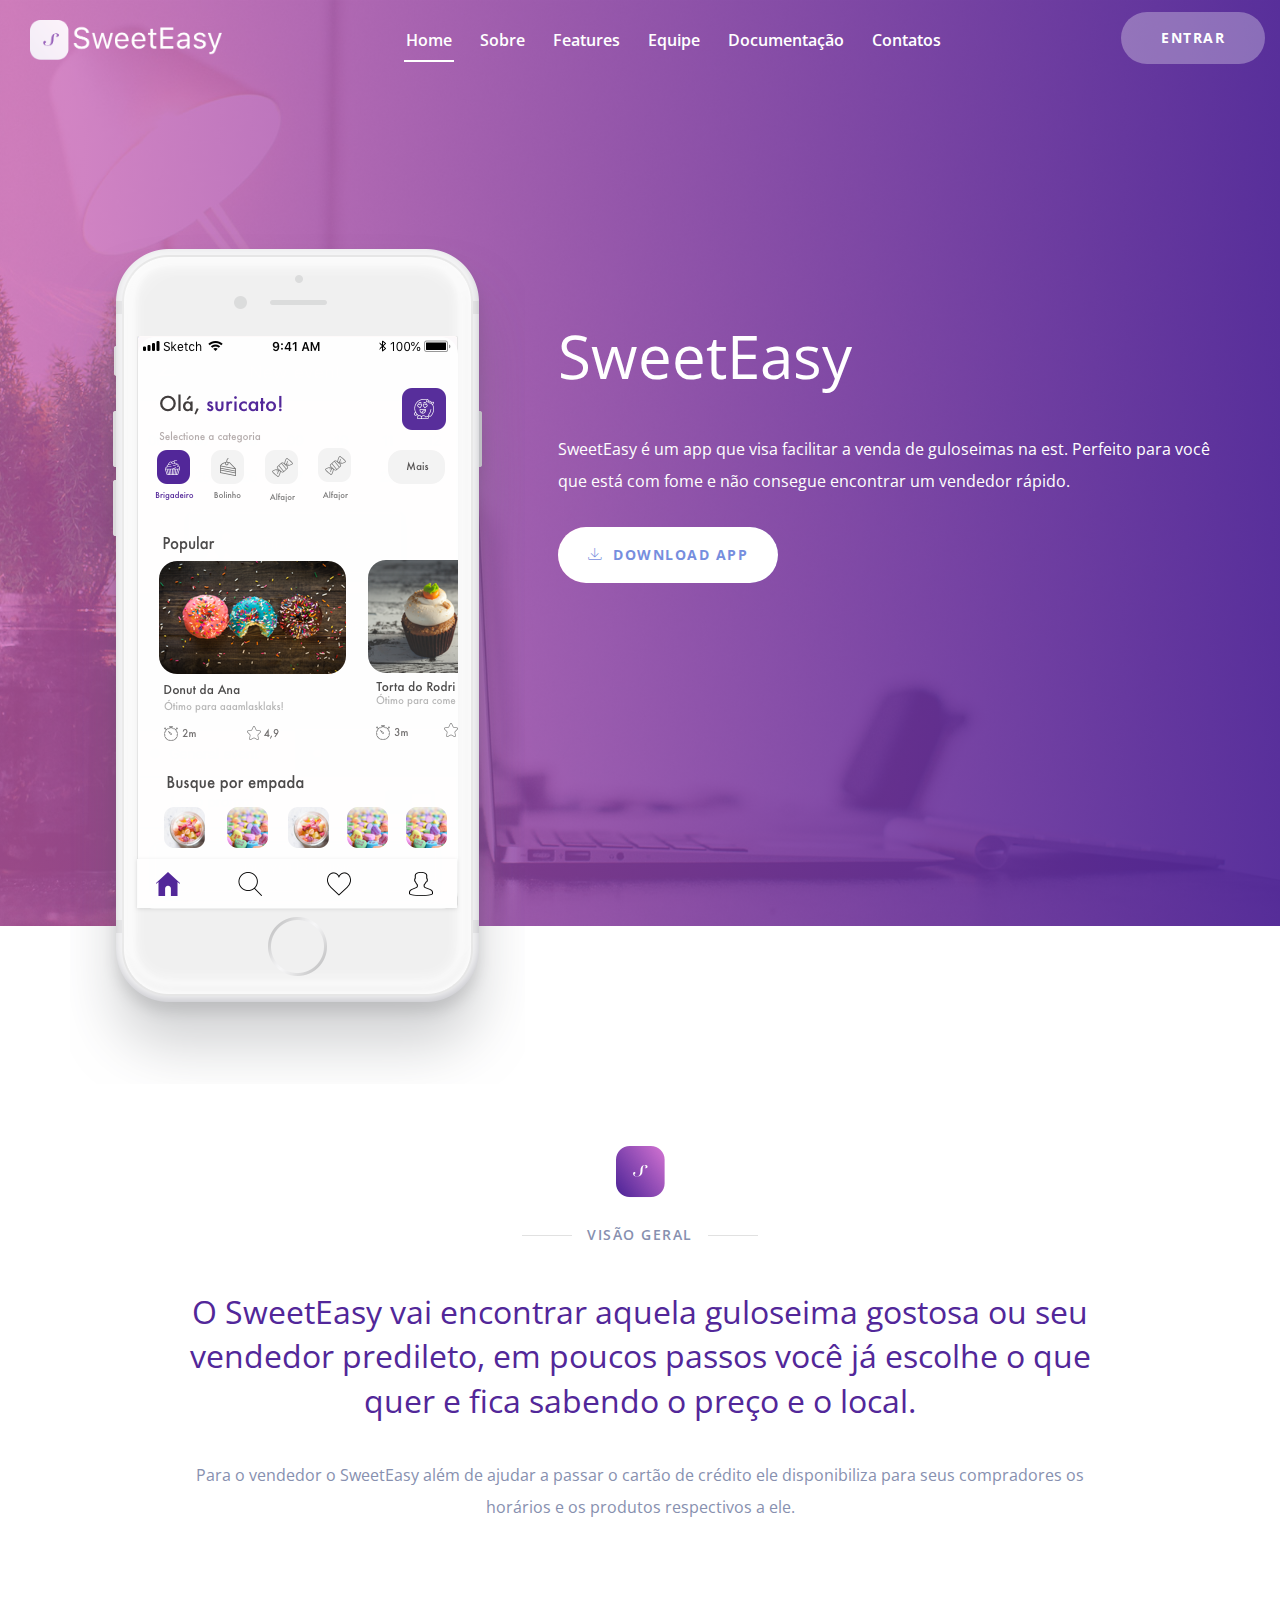
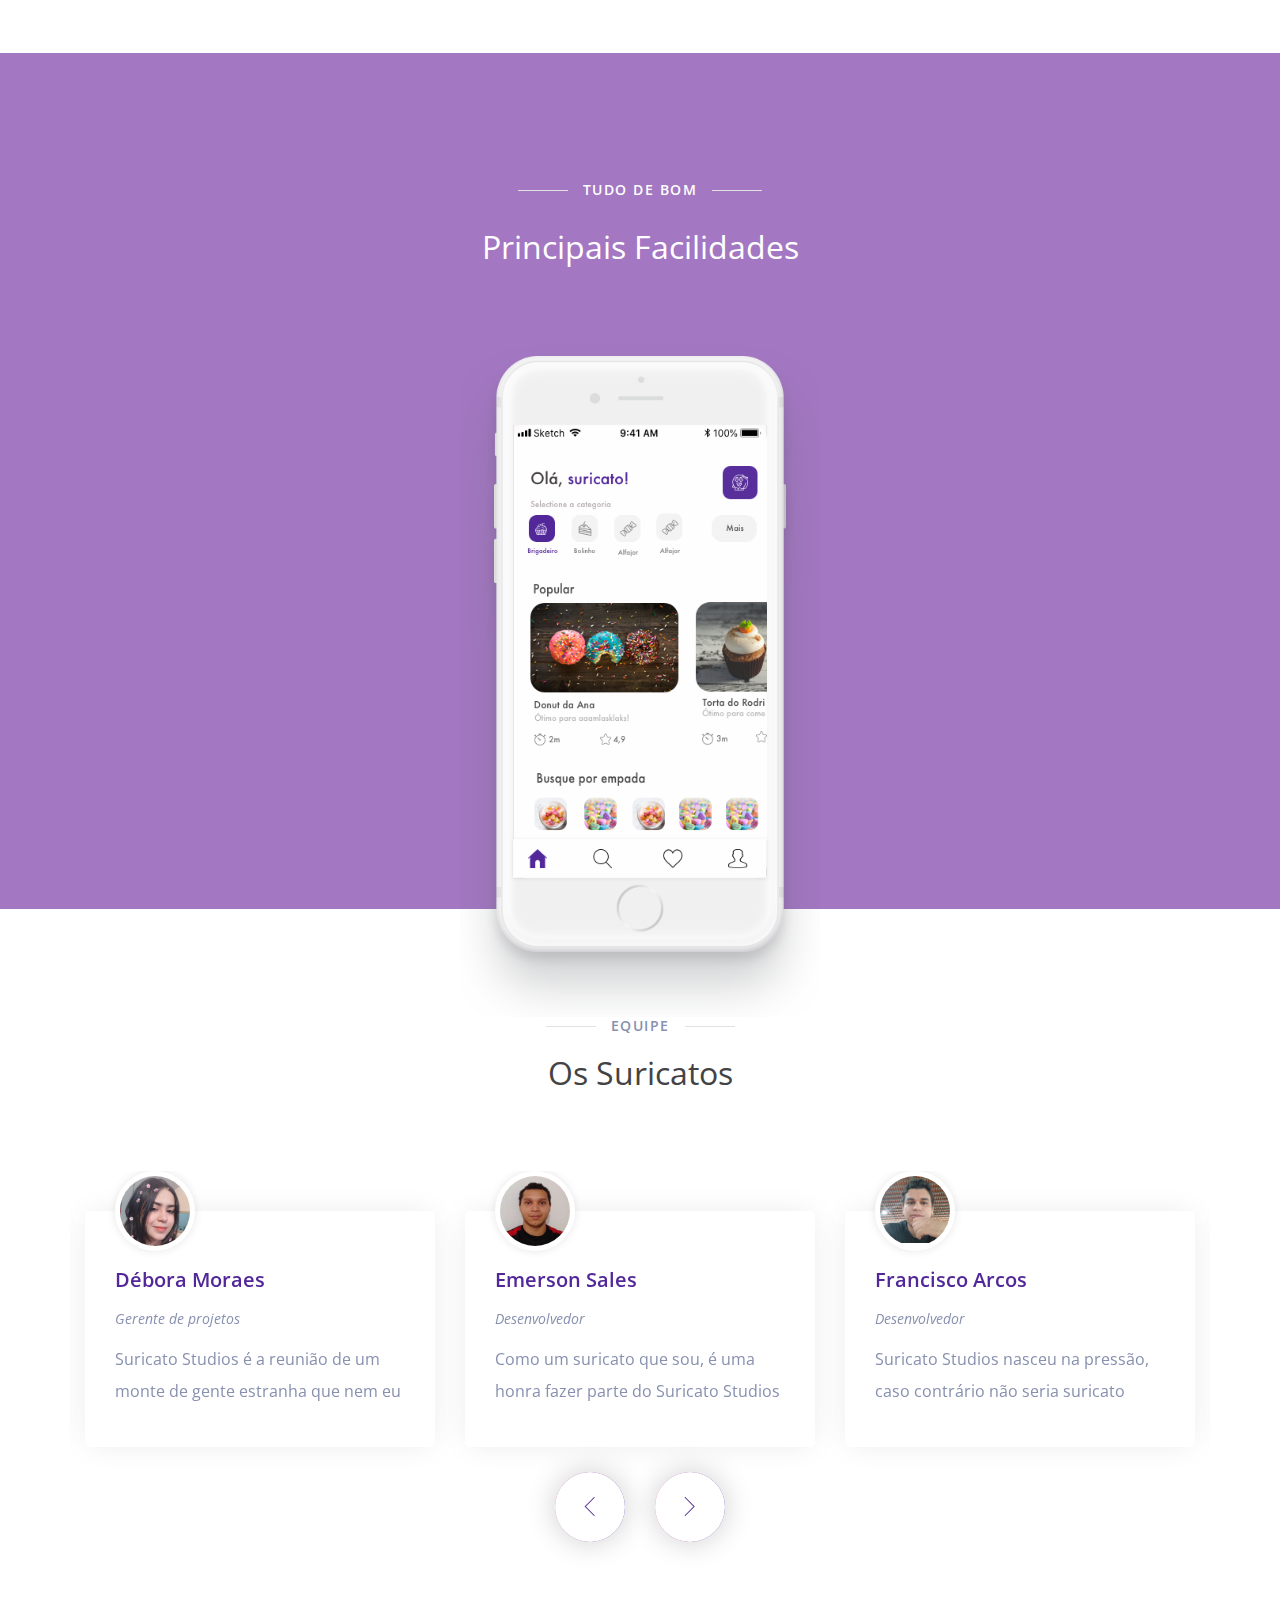
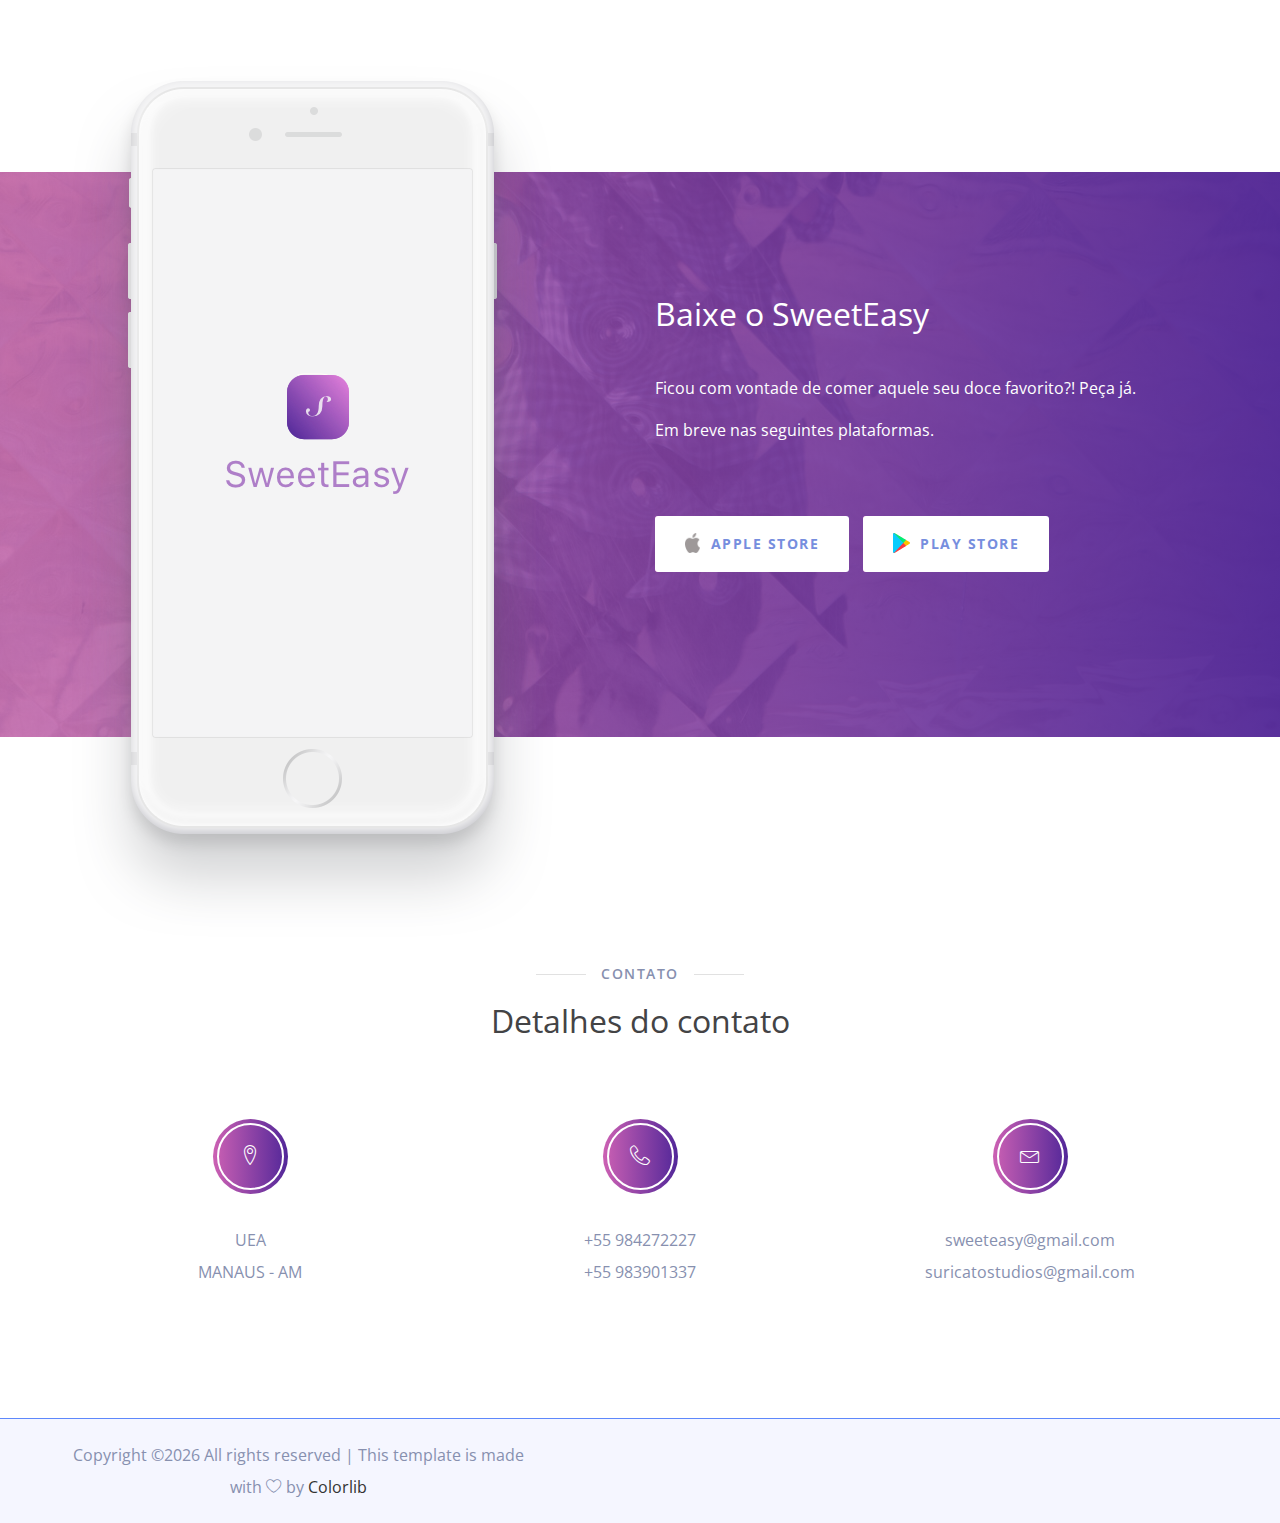
<file: index.html>
<!doctype html>
<html class="no-js" lang="zxx">

<head>
    <meta charset="utf-8">
    <meta name="author" content="Sumon Rahman">
    <meta name="description" content="">
    <meta name="keywords" content="HTML,CSS,XML,JavaScript">
    <meta http-equiv="x-ua-compatible" content="ie=edge">
    <meta name="viewport" content="width=device-width, initial-scale=1.0">
    <!-- Title -->
    <title>SweetEasy App</title>
    <!-- Place favicon.ico in the root directory -->
    <link rel="apple-touch-icon" href="images/apple-touch-icon.png">
    <link rel="shortcut icon" type="image/ico" href="images/favicon.ico" />
    <!-- Plugin-CSS -->
    <link rel="stylesheet" href="css/bootstrap.min.css">
    <link rel="stylesheet" href="css/owl.carousel.min.css">
    <link rel="stylesheet" href="css/linearicons.css">
    <link rel="stylesheet" href="css/magnific-popup.css">
    <link rel="stylesheet" href="css/animate.css">
    <!-- Main-Stylesheets -->
    <link rel="stylesheet" href="css/normalize.css">
    <link rel="stylesheet" href="style.css">
    <link rel="stylesheet" href="css/responsive.css">
    <script src="js/vendor/modernizr-2.8.3.min.js"></script>
    <!--[if lt IE 9]>
        <script src="//oss.maxcdn.com/html5shiv/3.7.2/html5shiv.min.js"></script>
        <script src="//oss.maxcdn.com/respond/1.4.2/respond.min.js"></script>
    <![endif]-->
</head>

<body data-spy="scroll" data-target=".mainmenu-area">
    <!-- Preloader-content -->
    <div class="preloader">
        <span><i class="lnr lnr-sun"></i></span>
    </div>
    <!-- MainMenu-Area -->
    <nav class="mainmenu-area" data-spy="affix" data-offset-top="200">
        <div class="container-fluid">
            <div class="navbar-header">
                <button type="button" class="navbar-toggle" data-toggle="collapse" data-target="#primary_menu">
                    <span class="icon-bar"></span>
                    <span class="icon-bar"></span>
                    <span class="icon-bar"></span>
                </button>
                <a class="navbar-brand" href="#"><img src="images/logo.png" alt="Logo"></a>
            </div>
            <div class="collapse navbar-collapse" id="primary_menu">
                <ul class="nav navbar-nav mainmenu">
                    <li class="active"><a href="#home_page">Home</a></li>
                    <li><a href="#about_page">Sobre</a></li>
                    <li><a href="#features_page">Features</a></li>
                    <li><a href="#testimonial_page">Equipe</a></li>
                    <li><a href="documentacao.html">Documentação</a></li>
                    <li><a href="#contact_page">Contatos</a></li>
                </ul>
                <div class="right-button hidden-xs">
                    <a href="#">Entrar</a>
                </div>
            </div>
        </div>
    </nav>
    <!-- MainMenu-Area-End -->
    <!-- Home-Area -->
    <header class="home-area overlay" id="home_page">
        <div class="container">
            <div class="row">
                <div class="col-xs-12 hidden-sm col-md-5">
                    <figure class="mobile-image wow fadeInUp" data-wow-delay="0.2s">
                        <img src="images/header-mobile.png" alt="">
                    </figure>
                </div>
                <div class="col-xs-12 col-md-7">
                    <div class="space-80 hidden-xs"></div>
                    <h1 class="wow fadeInUp" data-wow-delay="0.4s">SweetEasy</h1>
                    <div class="space-20"></div>
                    <div class="desc wow fadeInUp" data-wow-delay="0.6s">
                        <p>SweetEasy é um app que visa facilitar a venda de guloseimas na est. Perfeito para você que está com fome e não consegue encontrar um vendedor rápido.</p>
                    </div>
                    <div class="space-20"></div>
                    <a href="#" class="bttn-white wow fadeInUp" data-wow-delay="0.8s"><i class="lnr lnr-download"></i>Download App</a>
                </div>
            </div>
        </div>
    </header>
    <!-- Home-Area-End -->
    <!-- About-Area -->
    <section class="section-padding" id="about_page">
        <div class="container">
            <div class="row">
                <div class="col-xs-12 col-md-10 col-md-offset-1">
                    <div class="page-title text-center">
                        <img src="images/about-logo.png" alt="About Logo">
                        <div class="space-20"></div>
                        <h5 class="title">VISÃO GERAL</h5>
                        <div class="space-30"></div>
                        <h3 class="blue-color">O SweetEasy vai encontrar aquela guloseima gostosa ou seu vendedor predileto, em poucos passos você já escolhe o que quer e fica sabendo o preço e o local.</h3>
                        <div class="space-20"></div>
                        <p>Para o vendedor o SweetEasy além de ajudar a passar o cartão de crédito ele  disponibiliza para seus compradores os horários e os produtos respectivos a ele.</p>
                    </div>
                </div>
            </div>
        </div>
    </section>
    <!-- About-Area-End -->
    
    
    <!-- Feature-Area -->
    <section class="feature-area section-padding-top" id="features_page">
        <div class="container">
            <div class="row">
                <div class="col-xs-12 col-sm-8 col-sm-offset-2">
                    <div class="page-title text-center">
                        <h5 class="title">TUDO DE BOM</h5>
                        <div class="space-10"></div>
                        <h3>Principais Facilidades</h3>
                        <div class="space-60"></div>
                    </div>
                </div>
            </div>
            <div class="row">
                <div class="col-xs-12 col-sm-6 col-md-4">
                    <div class="service-box wow fadeInUp" data-wow-delay="0.2s">
                        <div class="box-icon">
                            <i class="lnr lnr-rocket"></i>
                        </div>
                        <h4>Fácil acesso</h4>
                        <p> Acesse a qualquer hora e a qualquer lugar de onde estiver na est.</p>
                    </div>
                    <div class="space-60"></div>
                    <div class="service-box wow fadeInUp" data-wow-delay="0.4s">
                        <div class="box-icon">
                            <i class="lnr lnr-paperclip"></i>
                        </div>
                        <h4>Múltiplas formas de pagamento</h4>
                        <p>Opte por pagar em dinheiro, cartão de crédito ou débito.</p>
                    </div>
                    <div class="space-60"></div>
                    <div class="service-box wow fadeInUp" data-wow-delay="0.6s">
                        <div class="box-icon">
                            <i class="lnr lnr-cloud-download"></i>
                        </div>
                        <h4>Reserva de guloseimas</h4>
                        <p>Reserve seu produto a qualquer hora.</p>
                    </div>
                    <div class="space-60"></div>
                </div>
                <div class="hidden-xs hidden-sm col-md-4">
                    <figure class="mobile-image">
                        <img src="images/feature-image.png" alt="Feature Photo">
                    </figure>
                </div>
                <div class="col-xs-12 col-sm-6 col-md-4">
                    <div class="service-box wow fadeInUp" data-wow-delay="0.2s">
                        <div class="box-icon">
                            <i class="lnr lnr-clock"></i>
                        </div>
                        <h4>Notificações</h4>
                        <p>Seja notificado quando o seu vendedor favorito estiver chegado.</p>
                    </div>
                    <div class="space-60"></div>
                    <div class="service-box wow fadeInUp" data-wow-delay="0.4s">
                        <div class="box-icon">
                            <i class="lnr lnr-laptop-phone"></i>
                        </div>
                        <h4>Filtro</h4>
                        <p>Filtre por vendedores, guloseimas ou opções de entrega.</p>
                    </div>
                    <div class="space-60"></div>
                    <div class="service-box wow fadeInUp" data-wow-delay="0.6s">
                        <div class="box-icon">
                            <i class="lnr lnr-cog"></i>
                        </div>
                        <h4>Favoritos</h4>
                        <p>Favorite os seus produtos ou vendedores preferidos.</p>
                    </div>
                    <div class="space-60"></div>
                </div>
            </div>
        </div>
    </section>
    <!-- Feature-Area-End -->

    


    <!-- Testimonial-Area -->
    <section class="testimonial-area" id="testimonial_page">
        <div class="container">
            <div class="row">
                <div class="col-xs-12">
                    <div class="page-title text-center">
                        <h5 class="title">Equipe</h5>
                        <h3 class="dark-color">Os Suricatos</h3>
                        <div class="space-60"></div>
                    </div>
                </div>
            </div>
            <div class="row">
                <div class="col-xs-12">
                    <div class="team-slide">
                        <div class="team-box">
                            <div class="team-image">
                                <img src="images/debora.jpg" alt="">
                            </div>
                            <h4>Débora Moraes</h4>
                            <h6 class="position">Gerente de projetos</h6>
                            <p>Suricato Studios é a reunião de um monte de gente estranha que nem eu</p>
                        </div>
                        <div class="team-box">
                            <div class="team-image">
                                <img src="images/emerson.jpg" alt="">
                            </div>
                            <h4>Emerson Sales</h4>
                            <h6 class="position">Desenvolvedor</h6>
                            <p> Como um suricato que sou, é uma honra fazer parte do Suricato Studios</p>
                        </div>
                        <div class="team-box">
                            <div class="team-image">
                                <img src="images/francisco.jpg" alt="">
                            </div>
                            <h4>Francisco Arcos</h4>
                            <h6 class="position">Desenvolvedor</h6>
                            <p>Suricato Studios nasceu na pressão, caso contrário não seria suricato</p>
                        </div>
                        <div class="team-box">
                            <div class="team-image">
                                <img src="images/lucyana.jpg" alt="">
                            </div>
                            <h4>Lucyana Souza</h4>
                            <h6 class="position">Designer</h6>
                            <p>Suricato Studios é a reunião dos melhores suricatos da uea</p>
                        </div>
                        <div class="team-box">
                            <div class="team-image">
                                <img src="images/matheus.jpg" alt="">
                            </div>
                            <h4>Matheus Douglas</h4>
                            <h6 class="position">Tester</h6>
                            <p>Ser um suricato foi a coisa mais louca que eu já fiz na minha vida</p>
                        </div>
                        <div class="team-box">
                            <div class="team-image">
                                <img src="images/miguel.jpg" alt="">
                            </div>
                            <h4>Miguel Vanderlei</h4>
                            <h6 class="position">Desenvolvedor</h6>
                            <p>Encontrei um lugar onde eu posso ser eu mesmo. Um suricato com orgulho </p>
                        </div>
                    </div>
                </div>
            </div>
        </div>
    </section>
    <!-- Testimonial-Area-End -->
  
    <!-- Download-Area -->
    <div class="download-area overlay">
        <div class="container">
            <div class="row">
                <div class="col-xs-12 col-sm-6 hidden-sm">
                    <figure class="mobile-image">
                        <img src="images/download-image.png" alt="">
                    </figure>
                </div>
                <div class="col-xs-12 col-md-6 section-padding">
                    <h3 class="white-color">Baixe o SweetEasy</h3>
                    <div class="space-20"></div>
                    <p>Ficou com vontade de comer aquele seu doce favorito?! Peça já. </p>
                    <p>Em breve nas seguintes plataformas.  </p>
                    <div class="space-60"></div>
                    <a href="#" class="bttn-white sq"><img src="images/apple-icon.png" alt="apple icon"> Apple Store</a>
                    <a href="#" class="bttn-white sq"><img src="images/play-store-icon.png" alt="Play Store Icon"> Play Store</a>
                </div>
            </div>
        </div>
    </div>
    <!-- Download-Area-End -->
    
    <!-- Footer-Area -->
    <footer class="footer-area" id="contact_page">
        <div class="section-padding">
            <div class="container">
                <div class="row">
                    <div class="col-xs-12">
                        <div class="page-title text-center">
                            <h5 class="title">Contato</h5>
                            <h3 class="dark-color">Detalhes do contato</h3>
                            <div class="space-60"></div>
                        </div>
                    </div>
                </div>
                <div class="row">
                    <div class="col-xs-12 col-sm-4">
                        <div class="footer-box">
                            <div class="box-icon">
                                <span class="lnr lnr-map-marker"></span>
                            </div>
                            <p>UEA <br /> MANAUS - AM</p>
                        </div>
                        <div class="space-30 hidden visible-xs"></div>
                    </div>
                    <div class="col-xs-12 col-sm-4">
                        <div class="footer-box">
                            <div class="box-icon">
                                <span class="lnr lnr-phone-handset"></span>
                            </div>
                            <p>+55 984272227 <br /> +55 983901337</p>
                        </div>
                        <div class="space-30 hidden visible-xs"></div>
                    </div>
                    <div class="col-xs-12 col-sm-4">
                        <div class="footer-box">
                            <div class="box-icon">
                                <span class="lnr lnr-envelope"></span>
                            </div>
                            <p>sweeteasy@gmail.com <br /> suricatostudios@gmail.com
                            </p>
                        </div>
                    </div>
                </div>
            </div>
        </div>
        <!-- Footer-Bootom -->
        <div class="footer-bottom">
            <div class="container">
                <div class="row">
                    <div class="col-xs-12 col-md-5">
                        <!-- Link back to Colorlib can't be removed. Template is licensed under CC BY 3.0. -->
            <span>Copyright &copy;<script>document.write(new Date().getFullYear());</script> All rights reserved | This template is made with <i class="lnr lnr-heart" aria-hidden="true"></i> by <a href="https://colorlib.com" target="_blank">Colorlib</a></span>
            <!-- Link back to Colorlib can't be removed. Template is licensed under CC BY 3.0. -->
                        <div class="space-30 hidden visible-xs"></div>
                    </div>
                    <div class="col-xs-12 col-md-7">
                        <div class="footer-menu">
                            <ul>
                            </ul>
                        </div>
                    </div>
                </div>
            </div>
        </div>
        <!-- Footer-Bootom-End -->
    </footer>
    <!-- Footer-Area-End -->
    <!--Vendor-JS-->
    <script src="js/vendor/jquery-1.12.4.min.js"></script>
    <script src="js/vendor/jquery-ui.js"></script>
    <script src="js/vendor/bootstrap.min.js"></script>
    <!--Plugin-JS-->
    <script src="js/owl.carousel.min.js"></script>
    <script src="js/contact-form.js"></script>
    <script src="js/ajaxchimp.js"></script>
    <script src="js/scrollUp.min.js"></script>
    <script src="js/magnific-popup.min.js"></script>
    <script src="js/wow.min.js"></script>
    <!--Main-active-JS-->
    <script src="js/main.js"></script>
</body>

</html>
</file>
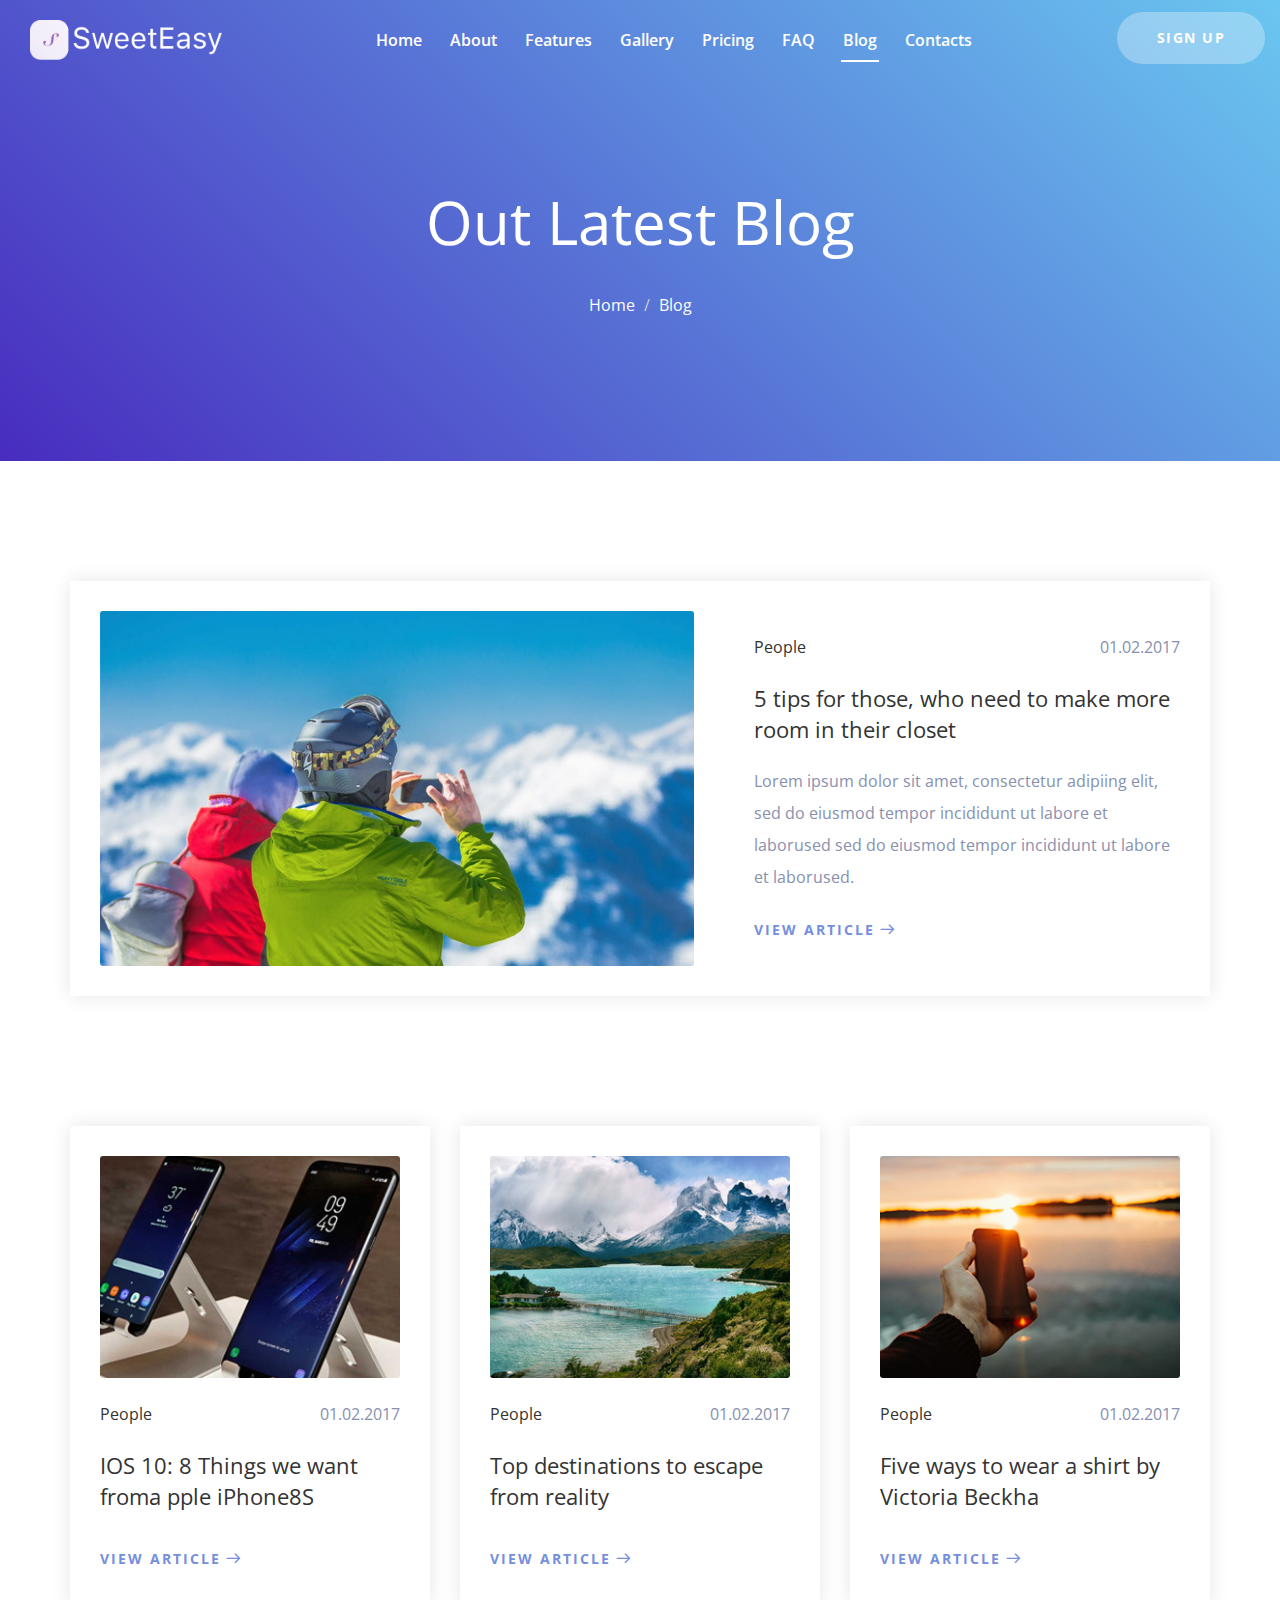
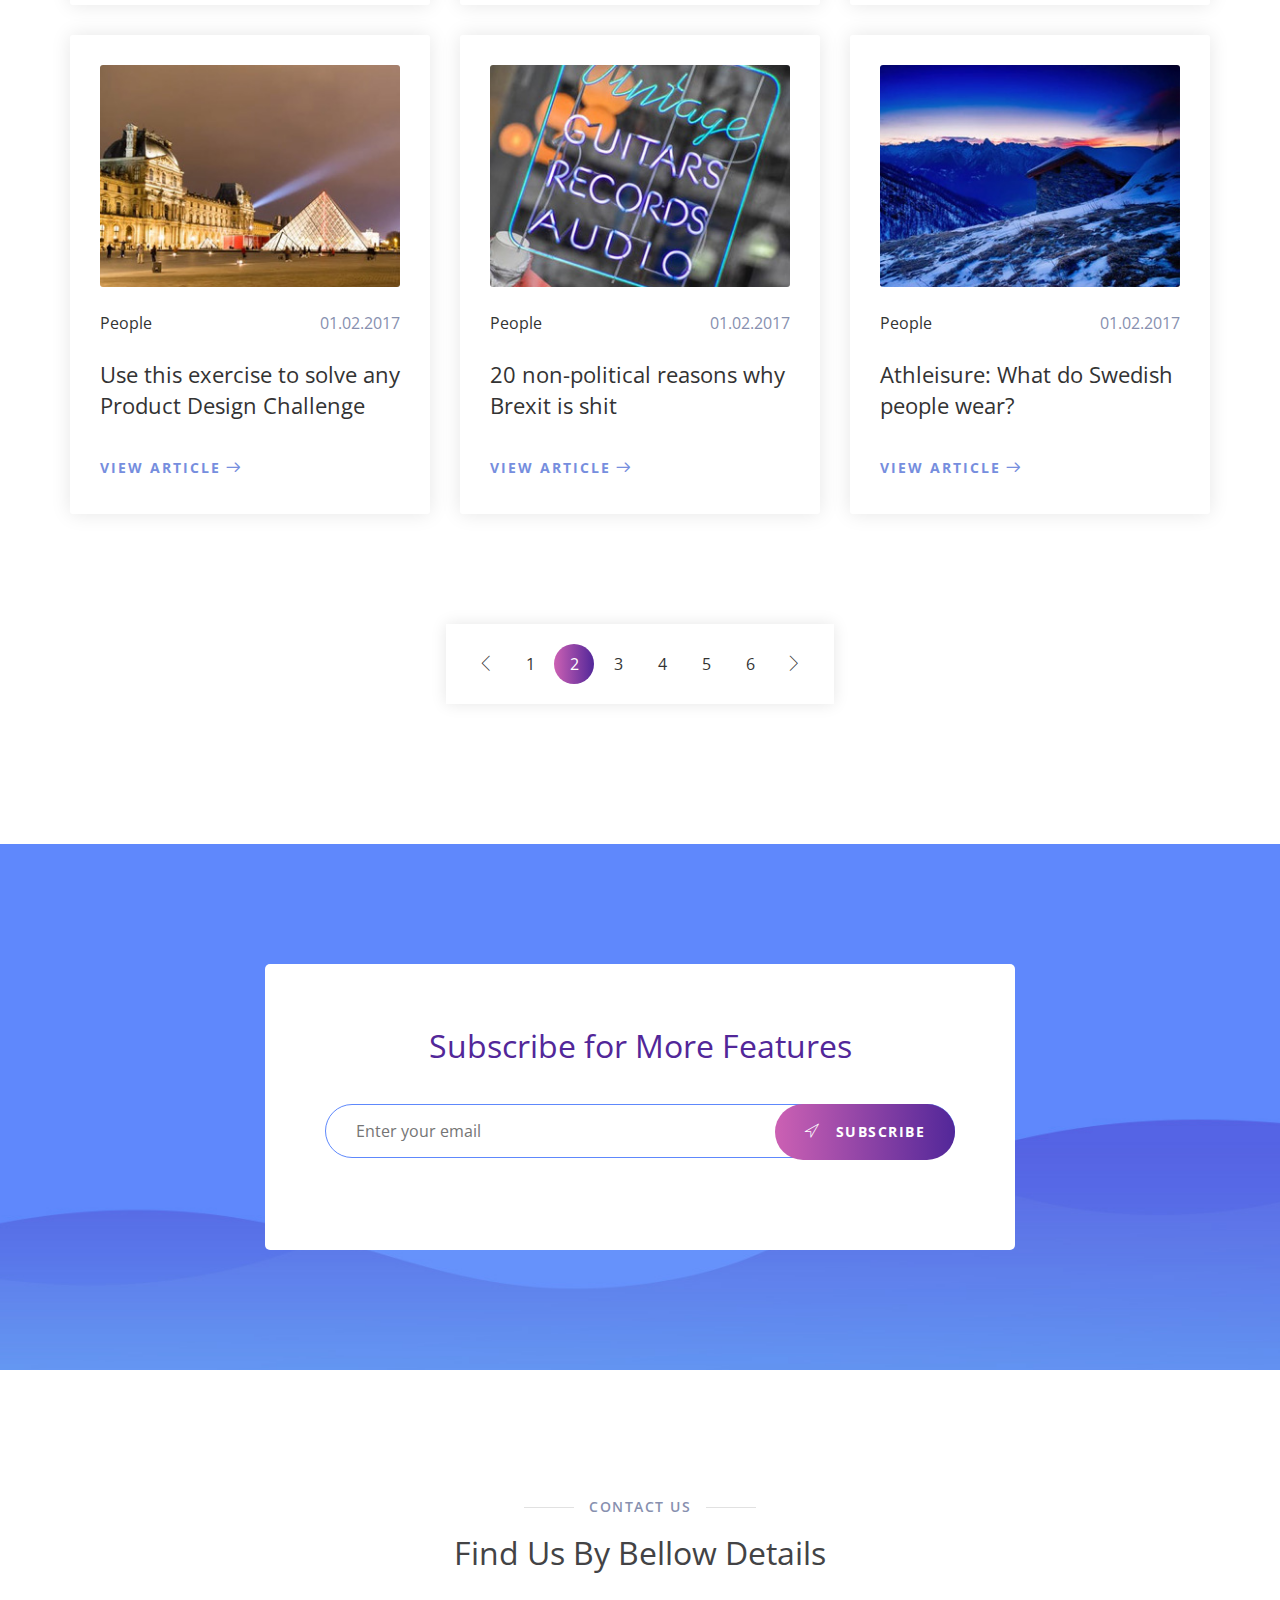
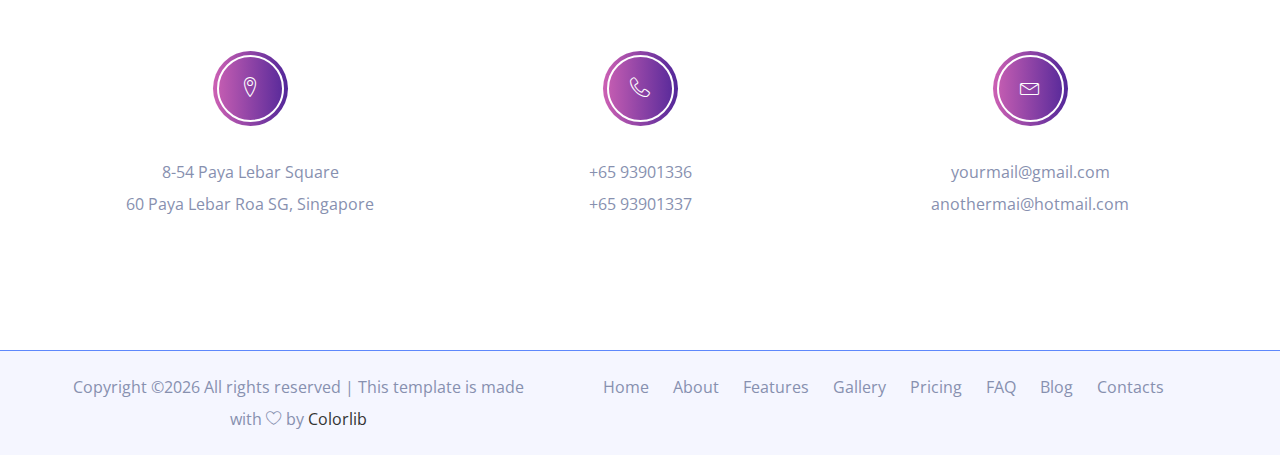
<file: blog.html>
<!doctype html>
<html class="no-js" lang="zxx">

<head>
    <meta charset="utf-8">
    <meta name="author" content="Ashekur Rahman">
    <meta name="description" content="">
    <meta name="keywords" content="HTML,CSS,XML,JavaScript">
    <meta http-equiv="x-ua-compatible" content="ie=edge">
    <meta name="viewport" content="width=device-width, initial-scale=1.0">
    <!-- Title -->
    <title>Appy App Landing Template.</title>
    <!-- Place favicon.ico in the root directory -->
    <link rel="apple-touch-icon" href="images/apple-touch-icon.png">
    <link rel="shortcut icon" type="image/ico" href="images/favicon.ico" />
    <!-- Plugin-CSS -->
    <link rel="stylesheet" href="css/bootstrap.min.css">
    <link rel="stylesheet" href="css/owl.carousel.min.css">
    <link rel="stylesheet" href="css/linearicons.css">
    <link rel="stylesheet" href="css/magnific-popup.css">
    <link rel="stylesheet" href="css/animate.css">
    <!-- Main-Stylesheets -->
    <link rel="stylesheet" href="css/normalize.css">
    <link rel="stylesheet" href="style.css">
    <link rel="stylesheet" href="css/responsive.css">
    <script src="js/vendor/modernizr-2.8.3.min.js"></script>
    <!--[if lt IE 9]>
        <script src="//oss.maxcdn.com/html5shiv/3.7.2/html5shiv.min.js"></script>
        <script src="//oss.maxcdn.com/respond/1.4.2/respond.min.js"></script>
    <![endif]-->
</head>

<body data-spy="scroll" data-target=".mainmenu-area">
    <!-- Preloader-content -->
    <div class="preloader">
        <span><i class="lnr lnr-sun"></i></span>
    </div>
    <!-- MainMenu-Area -->
    <nav class="mainmenu-area" data-spy="affix" data-offset-top="200">
        <div class="container-fluid">
            <div class="navbar-header">
                <button type="button" class="navbar-toggle" data-toggle="collapse" data-target="#primary_menu">
                    <span class="icon-bar"></span>
                    <span class="icon-bar"></span>
                    <span class="icon-bar"></span>
                </button>
                <a class="navbar-brand" href="#"><img src="images/logo.png" alt="Logo"></a>
            </div>
            <div class="collapse navbar-collapse" id="primary_menu">
                <ul class="nav navbar-nav mainmenu">
                    <li><a href="index.html#home_page">Home</a></li>
                    <li><a href="index.html#about_page">About</a></li>
                    <li><a href="index.html#features_page">Features</a></li>
                    <li><a href="index.html#gallery_page">Gallery</a></li>
                    <li><a href="index.html#price_page">Pricing</a></li>
                    <li><a href="index.html#questions_page">FAQ</a></li>
                    <li class="active"><a href="blog.html">Blog</a></li>
                    <li><a href="index.html#contact_page">Contacts</a></li>
                </ul>
                <div class="right-button hidden-xs">
                    <a href="#">Sign Up</a>
                </div>
            </div>
        </div>
    </nav>
    <!-- MainMenu-Area-End -->

    <header class="site-header">
        <div class="container">
            <div class="row">
                <div class="col-xs-12 text-center">
                    <h1 class="white-color">Out Latest Blog</h1>
                    <ul class="breadcrumb">
                        <li><a href="index.html">Home</a></li>
                        <li>Blog</li>
                    </ul>
                </div>
            </div>
        </div>
    </header>
    <div class="section-padding">
        <div class="container">
            <div class="row">
                <div class="col-xs-12">
                    <article class="post-single sticky">
                        <figure class="post-media">
                            <img src="images/sticky-image.jpg" alt="">
                        </figure>
                        <div class="post-body">
                            <div class="post-meta">
                                <div class="post-tags"><a href="#">People</a></div>
                                <div class="post-date">01.02.2017</div>
                            </div>
                            <h4 class="dark-color"><a href="single.html">5 tips for those, who need to make more room in their closet</a></h4>
                            <p>Lorem ipsum dolor sit amet, consectetur adipiing elit, sed do eiusmod tempor incididunt ut labore et laborused sed do eiusmod tempor incididunt ut labore et laborused.</p>
                            <a href="single.html" class="read-more">View Article</a>
                        </div>
                    </article>
                    <div class="space-100"></div>
                </div>
            </div>
            <div class="row">
                <div class="col-xs-12 col-sm-6 col-md-4">
                    <article class="post-single">
                        <figure class="post-media">
                            <img src="images/blog-1.jpg" alt="">
                        </figure>
                        <div class="post-body">
                            <div class="post-meta">
                                <div class="post-tags"><a href="#">People</a></div>
                                <div class="post-date">01.02.2017</div>
                            </div>
                            <h4 class="dark-color"><a href="single.html">IOS 10: 8 Things we want froma pple iPhone8S</a></h4>
                            <a href="single.html" class="read-more">View Article</a>
                        </div>
                    </article>
                </div>
                <div class="col-xs-12 col-sm-6 col-md-4">
                    <article class="post-single">
                        <figure class="post-media">
                            <img src="images/blog-2.jpg" alt="">
                        </figure>
                        <div class="post-body">
                            <div class="post-meta">
                                <div class="post-tags"><a href="#">People</a></div>
                                <div class="post-date">01.02.2017</div>
                            </div>
                            <h4 class="dark-color"><a href="single.html">Top destinations to escape from reality</a></h4>
                            <a href="single.html" class="read-more">View Article</a>
                        </div>
                    </article>
                </div>
                <div class="col-xs-12 col-sm-6 col-md-4">
                    <article class="post-single">
                        <figure class="post-media">
                            <img src="images/blog-3.jpg" alt="">
                        </figure>
                        <div class="post-body">
                            <div class="post-meta">
                                <div class="post-tags"><a href="#">People</a></div>
                                <div class="post-date">01.02.2017</div>
                            </div>
                            <h4 class="dark-color"><a href="single.html">Five ways to wear a shirt by Victoria Beckha</a></h4>
                            <a href="single.html" class="read-more">View Article</a>
                        </div>
                    </article>
                </div>
                <div class="col-xs-12 col-sm-6 col-md-4">
                    <article class="post-single">
                        <figure class="post-media">
                            <img src="images/blog-4.jpg" alt="">
                        </figure>
                        <div class="post-body">
                            <div class="post-meta">
                                <div class="post-tags"><a href="#">People</a></div>
                                <div class="post-date">01.02.2017</div>
                            </div>
                            <h4 class="dark-color"><a href="single.html">Use this exercise to solve any Product Design Challenge</a></h4>
                            <a href="single.html" class="read-more">View Article</a>
                        </div>
                    </article>
                </div>
                <div class="col-xs-12 col-sm-6 col-md-4">
                    <article class="post-single">
                        <figure class="post-media">
                            <img src="images/blog-5.jpg" alt="">
                        </figure>
                        <div class="post-body">
                            <div class="post-meta">
                                <div class="post-tags"><a href="#">People</a></div>
                                <div class="post-date">01.02.2017</div>
                            </div>
                            <h4 class="dark-color"><a href="single.html">20 non-political reasons why Brexit is shit</a></h4>
                            <a href="single.html" class="read-more">View Article</a>
                        </div>
                    </article>
                </div>
                <div class="col-xs-12 col-sm-6 col-md-4">
                    <article class="post-single">
                        <figure class="post-media">
                            <img src="images/blog-6.jpg" alt="">
                        </figure>
                        <div class="post-body">
                            <div class="post-meta">
                                <div class="post-tags"><a href="#">People</a></div>
                                <div class="post-date">01.02.2017</div>
                            </div>
                            <h4 class="dark-color"><a href="single.html">Athleisure: What do Swedish people wear?</a></h4>
                            <a href="single.html" class="read-more">View Article</a>
                        </div>
                    </article>
                </div>
            </div>
            <div class="row">
                <div class="col-xs-12">
                    <div class="pagination">
                        <div class="nav-links">
                            <a href="#" class="prev page-numbers"><i class="lnr lnr-chevron-left"></i></a>
                            <a href="#" class="page-numbers">1</a>
                            <span class="page-numbers current">2</span>
                            <a href="#" class="page-numbers">3</a>
                            <a href="#" class="page-numbers">4</a>
                            <a href="#" class="page-numbers">5</a>
                            <a href="#" class="page-numbers">6</a>
                            <a href="#" class="next page-numbers"><i class="lnr lnr-chevron-right"></i></a>
                        </div>
                    </div>
                </div>
            </div>
        </div>
    </div>
    <!-- Subscribe-Form -->
    <div class="subscribe-area section-padding">
        <div class="container">
            <div class="row">
                <div class="col-xs-12 col-sm-8 col-sm-offset-2">
                    <div class="subscribe-form text-center">
                        <h3 class="blue-color">Subscribe for More Features</h3>
                        <div class="space-20"></div>
                        <form id="mc-form">
                            <input type="email" class="control" placeholder="Enter your email" required="required" id="mc-email">
                            <button class="bttn-white active" type="submit"><span class="lnr lnr-location"></span> Subscribe</button>
                            <label class="mt10" for="mc-email"></label>
                        </form>
                    </div>
                </div>
            </div>
        </div>
    </div>
    <!-- Subscribe-Form-Area -->
    <!-- Footer-Area -->
    <footer class="footer-area" id="contact_page">
        <div class="section-padding">
            <div class="container">
                <div class="row">
                    <div class="col-xs-12">
                        <div class="page-title text-center">
                            <h5 class="title">Contact US</h5>
                            <h3 class="dark-color">Find Us By Bellow Details</h3>
                            <div class="space-60"></div>
                        </div>
                    </div>
                </div>
                <div class="row">
                    <div class="col-xs-12 col-sm-4">
                        <div class="footer-box">
                            <div class="box-icon">
                                <span class="lnr lnr-map-marker"></span>
                            </div>
                            <p>8-54 Paya Lebar Square <br /> 60 Paya Lebar Roa SG, Singapore</p>
                        </div>
                        <div class="space-30 hidden visible-xs"></div>
                    </div>
                    <div class="col-xs-12 col-sm-4">
                        <div class="footer-box">
                            <div class="box-icon">
                                <span class="lnr lnr-phone-handset"></span>
                            </div>
                            <p>+65 93901336 <br /> +65 93901337</p>
                        </div>
                        <div class="space-30 hidden visible-xs"></div>
                    </div>
                    <div class="col-xs-12 col-sm-4">
                        <div class="footer-box">
                            <div class="box-icon">
                                <span class="lnr lnr-envelope"></span>
                            </div>
                            <p>yourmail@gmail.com <br /> anothermai@hotmail.com
                            </p>
                        </div>
                    </div>
                </div>
            </div>
        </div>
        <!-- Footer-Bootom -->
        <div class="footer-bottom">
            <div class="container">
                <div class="row">
                    <div class="col-xs-12 col-md-5">

                        <!-- Link back to Colorlib can't be removed. Template is licensed under CC BY 3.0. -->
            <span>Copyright &copy;<script>document.write(new Date().getFullYear());</script> All rights reserved | This template is made with <i class="lnr lnr-heart" aria-hidden="true"></i> by <a href="https://colorlib.com" target="_blank">Colorlib</a></span>
            <!-- Link back to Colorlib can't be removed. Template is licensed under CC BY 3.0. -->
                        <div class="space-30 hidden visible-xs"></div>
                    </div>
                    <div class="col-xs-12 col-md-7">
                        <div class="footer-menu">
                            <ul>
                                <li class="active"><a href="index.html#home_page">Home</a></li>
                                <li><a href="index.html#about_page">About</a></li>
                                <li><a href="index.html#features_page">Features</a></li>
                                <li><a href="index.html#gallery_page">Gallery</a></li>
                                <li><a href="index.html#price_page">Pricing</a></li>
                                <li><a href="index.html#questions_page">FAQ</a></li>
                                <li><a href="blog.html">Blog</a></li>
                                <li><a href="index.html#contact_page">Contacts</a></li>
                            </ul>
                        </div>
                    </div>
                </div>
            </div>
        </div>
        <!-- Footer-Bootom-End -->
    </footer>
    <!-- Footer-Area-End -->
    <!--Vendor-JS-->
    <script src="js/vendor/jquery-1.12.4.min.js"></script>
    <script src="js/vendor/jquery-ui.js"></script>
    <script src="js/vendor/bootstrap.min.js"></script>
    <!--Plugin-JS-->
    <script src="js/owl.carousel.min.js"></script>
    <script src="js/contact-form.js"></script>
    <script src="js/ajaxchimp.js"></script>
    <script src="js/scrollUp.min.js"></script>
    <script src="js/magnific-popup.min.js"></script>
    <script src="js/wow.min.js"></script>
    <!--Main-active-JS-->
    <script src="js/main.js"></script>
</body>

</html>
</file>
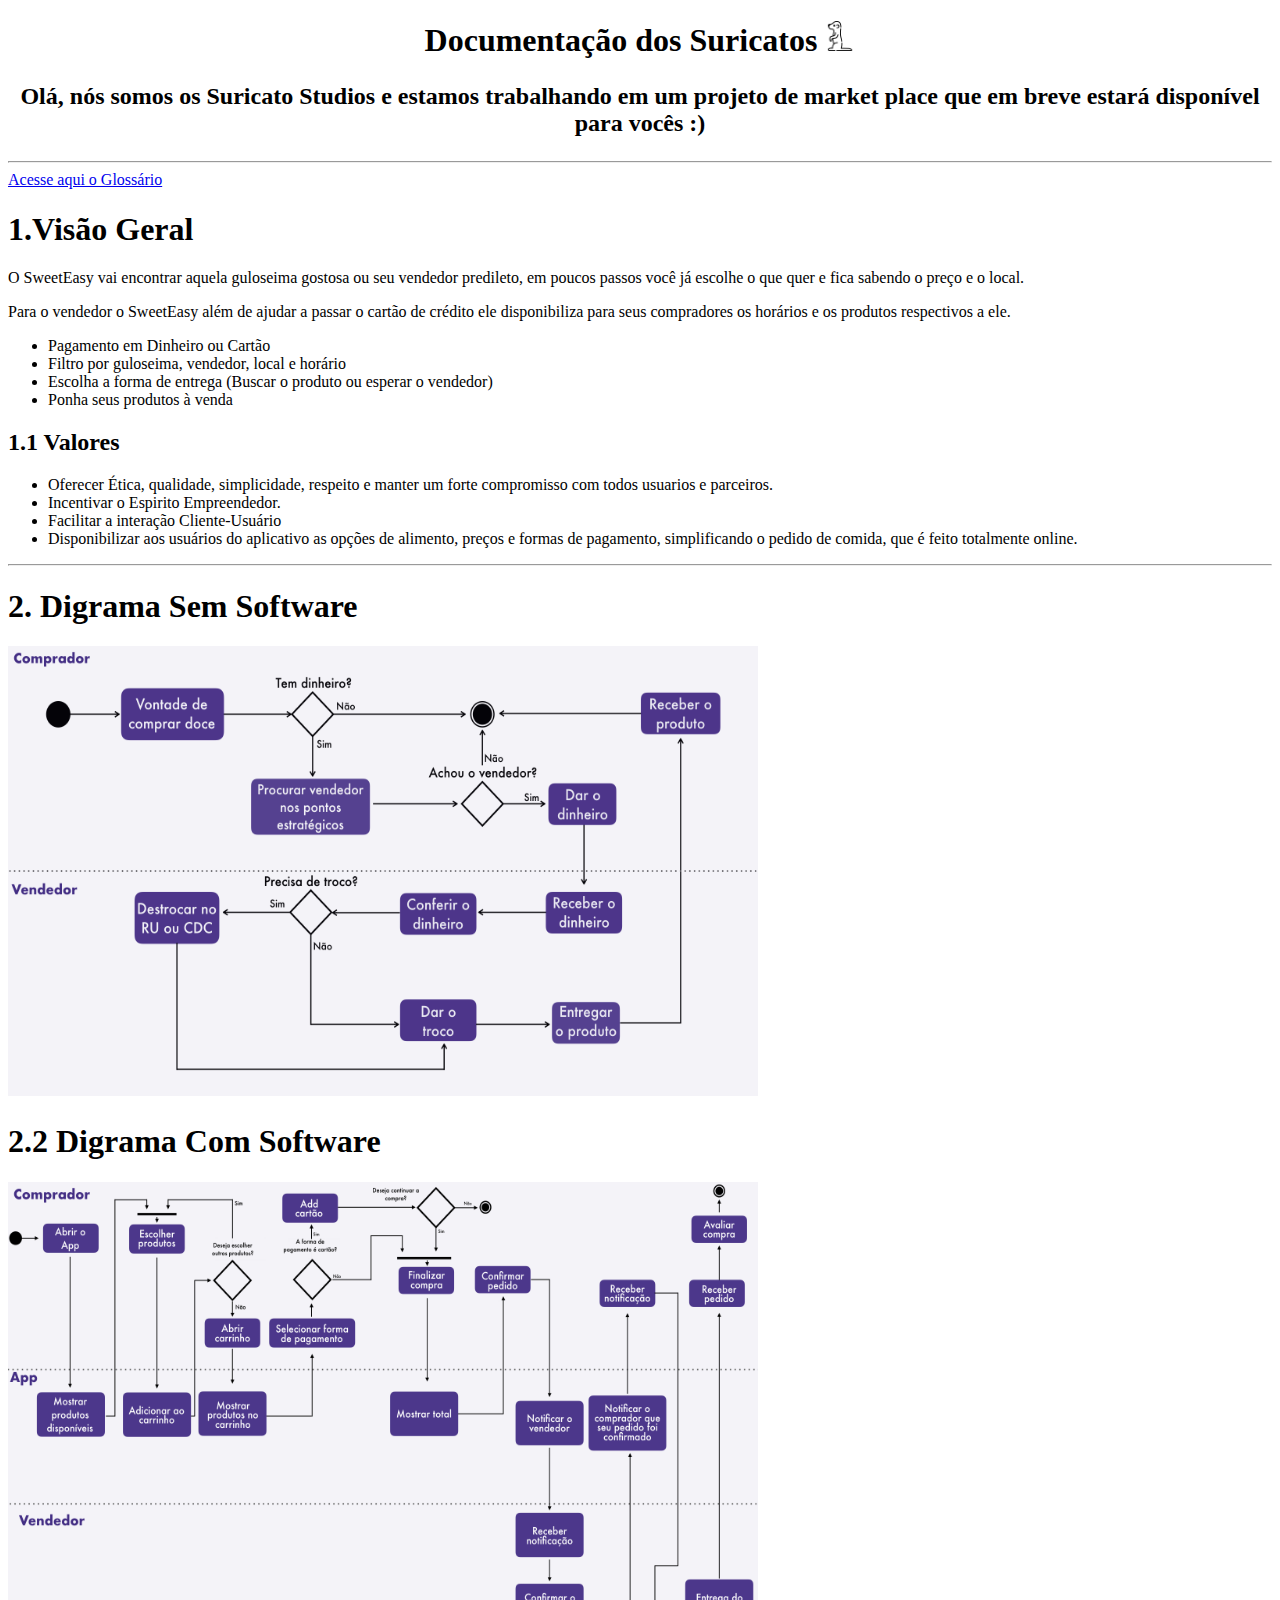
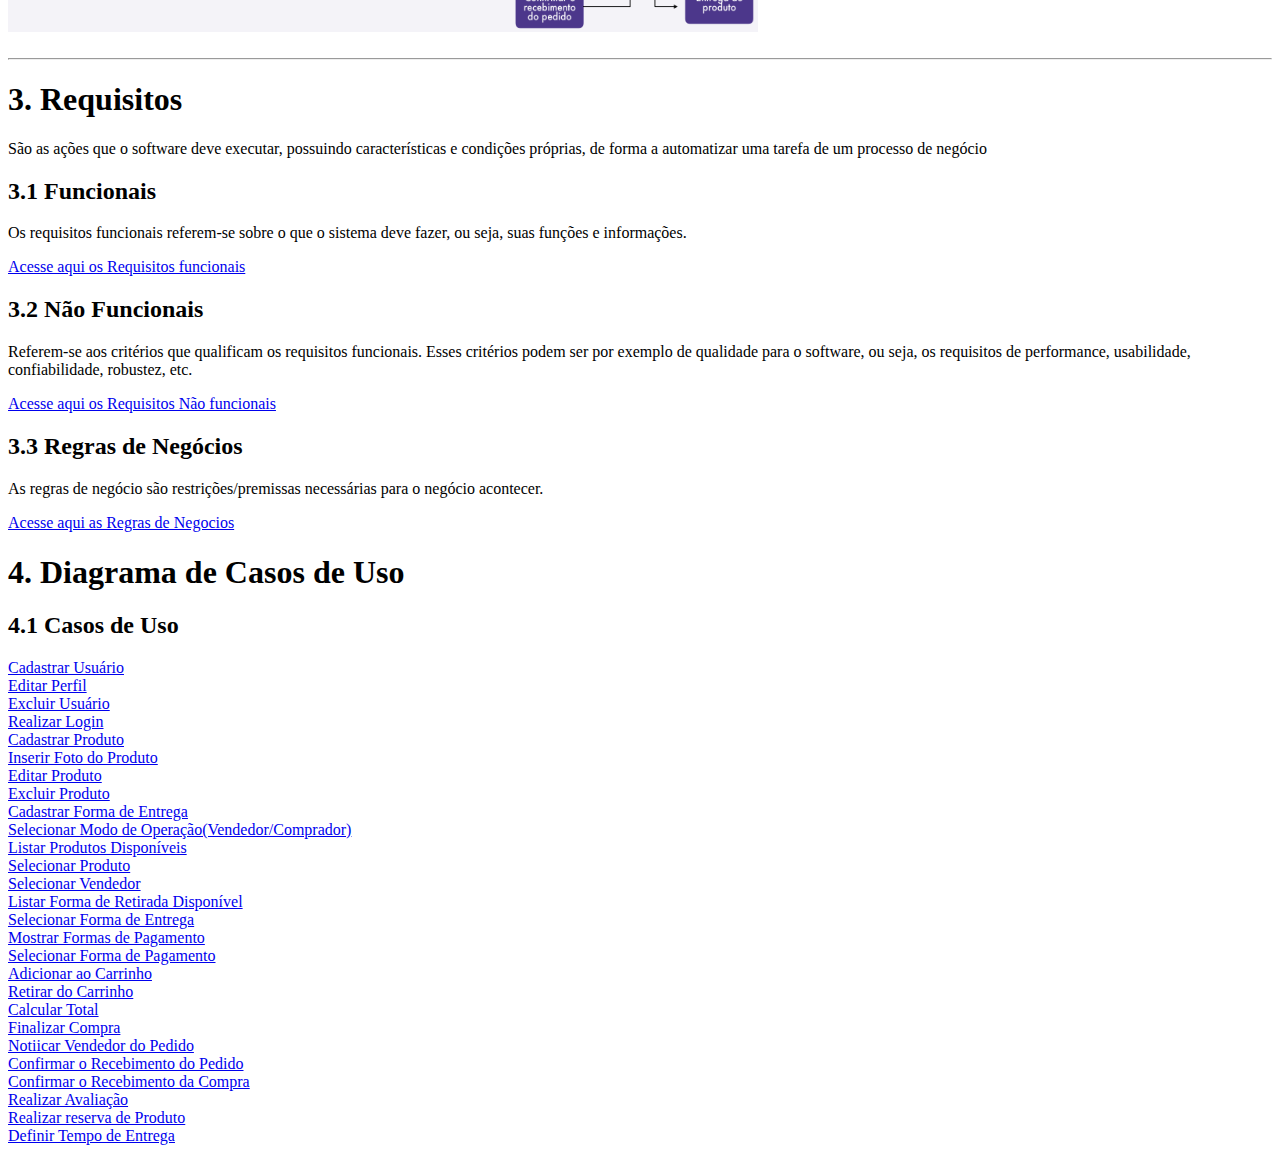
<file: documentacao.html>
<!DOCTYPE html>
<html>
<head>
<meta charset="utf-8" />
<title>Documentação</title>
</head>
<body>
	<h1 align="center"> Documentação dos Suricatos
        <img src="images\agr.png" width="30" height="30">
    </h1>
    
    <h2 align="center">
        <p > Olá, nós somos os Suricato Studios e estamos trabalhando em um projeto de market place que em breve estará disponível para vocês :)</p>
    </h2>
    
	<hr>
	<a href="glossario.html">Acesse aqui o Glossário</a>
	<h1> 1.Visão Geral</h1>
	<p>
	O SweetEasy vai encontrar aquela guloseima gostosa ou seu vendedor predileto, em poucos passos você já escolhe o que quer e fica sabendo o preço e o local.</p>

	<p>Para o vendedor o SweetEasy além de ajudar a passar o cartão de crédito ele  disponibiliza para seus compradores os horários e os produtos respectivos a ele.</p>
	<ul>
		<li>Pagamento em Dinheiro ou Cartão</li>
		<li>Filtro por guloseima, vendedor, local e horário</li>
		<li>Escolha a forma de entrega (Buscar o produto ou esperar o vendedor)</li>
		<li>Ponha seus produtos à venda</li>
	</ul>
	<h2> 1.1 Valores</h2>
	<ul>
		<li>Oferecer Ética, qualidade, simplicidade, respeito e manter um forte compromisso com todos usuarios e parceiros.
		</li>
		<li>Incentivar o Espirito Empreendedor.</li>
		<li>Facilitar a interação Cliente-Usuário</li>

		<li>Disponibilizar aos usuários do aplicativo as opções de alimento, preços e formas de pagamento, simplificando o pedido de comida, que é feito totalmente online.
		</li>

	</ul>
	<hr>
	<h1> 2. Digrama Sem Software</h1>
    <h2 >
        <img src="images\diagrama1.jpeg" width="750" height="450">
    </h2>
	
	<h1> 2.2 Digrama Com Software</h1>
    
    <h2>
        <img src="images\diagrama2.jpeg" width="750" height="450">
    </h2>
	

	<hr>
	<h1> 3. Requisitos</h1>

	<h7>  São as ações que o software deve executar, possuindo características e condições próprias, de forma a automatizar uma tarefa de um processo de negócio </h7>

	<h2>3.1 Funcionais</h2>
	<h7> Os requisitos funcionais referem-se sobre o que o sistema deve fazer, ou seja, suas funções e informações. </h7>
	<p>

	<a href="funcionais.html"> Acesse aqui os Requisitos funcionais</a>


	<h2>3.2 Não Funcionais</h2>
	<h7> Referem-se aos critérios que qualificam os requisitos funcionais. Esses critérios podem ser por exemplo de qualidade para o software, ou seja, os requisitos de performance, usabilidade, confiabilidade, robustez, etc. </h7>
	<p>

	<a href="naofuncionais.html"> Acesse aqui os Requisitos Não funcionais</a>

	<h2> 3.3 Regras de Negócios</h2>

	<h7>As regras de negócio são restrições/premissas necessárias para o negócio acontecer.</h7>
	<p>
	<a href="regrasdenegocios.html"> Acesse aqui as Regras de Negocios</a>

	<h1> 4. Diagrama de Casos de Uso</h1>

	<h2> 4.1 Casos de Uso </h2>

	<li>
		<a href="templates\UC\uc001.html">Cadastrar Usuário</a>
	</li>
	<li>
		<a href="templates\UC\uc002.html">Editar Perfil</a>
	</li>
	<li>
		<a href="templates\UC\uc003.html">Excluir Usuário</a>
	</li>
	<li>
		<a href="templates\UC\uc004.html">Realizar Login</a>
	</li>
	<li>
		<a href="templates\UC\uc005.html">Cadastrar Produto</a>
	</li>
	<li>
		<a href="templates\UC\uc006.html">Inserir Foto do Produto</a>
	</li>

	<li>
		<a href="templates\UC\uc007.html">Editar Produto</a>
	</li>
	<li>
		<a href="ExcluirProduto.html">Excluir Produto</a>
	</li>
	<li>
		<a href="Cadastroformaentrega.html">Cadastrar Forma de Entrega</a>
	</li>
	<li>
		<a href="mododeoperaçao.html">Selecionar Modo de Operação(Vendedor/Comprador)</a>
	</li>
	<li>
		<a href="produtosdisponiveis.html">Listar Produtos Disponíveis</a>
	</li>
	<li>
		<a href="selecionarproduto.html">Selecionar Produto</a>
	</li>
	<li>
		<a href="Selecionarvendedor.html">Selecionar Vendedor</a>
	</li>
	<li>
		<a href="formaretirada.html"> Listar Forma de Retirada Disponível</a>
	</li>
	<li>
		<a href="formaentrega.html">Selecionar Forma de Entrega</a>
	</li>
	<li>
		<a href="formapagamento.html">Mostrar Formas de Pagamento</a>
	</li>
	<li>
		<a href="selecformapagamento.html">Selecionar Forma de Pagamento</a>
	</li>
	<li>
		<a href="addcarrinho.html"> Adicionar ao Carrinho</a>
	</li>
	<li>
		<a href="retiracarrinho.html">Retirar do Carrinho</a>
	</li>
	<li>
		<a href="calculototal.html">Calcular Total</a>
	</li>
	<li>
		<a href="finalizacompra.html">Finalizar Compra</a>
	</li>
	<li>
		<a href="notificavededor.html">Notiicar Vendedor do Pedido</a>
	</li>
	<li>
		<a href="confirmarpedido.html">Confirmar o Recebimento do Pedido</a>
	</li>
	<li>
		<a href="confirmacompra.html">Confirmar o Recebimento da Compra</a>
	</li>
	<li>
		<a href="avaliaçao.html">Realizar Avaliação</a>
	</li>
	<li>
		<a href="reservaproduto.html">Realizar reserva de Produto</a>
	</li>
	<li>
		<a href="timeentrega.html">Definir Tempo de Entrega</a>
	</li>




</body>
</html>
</file>
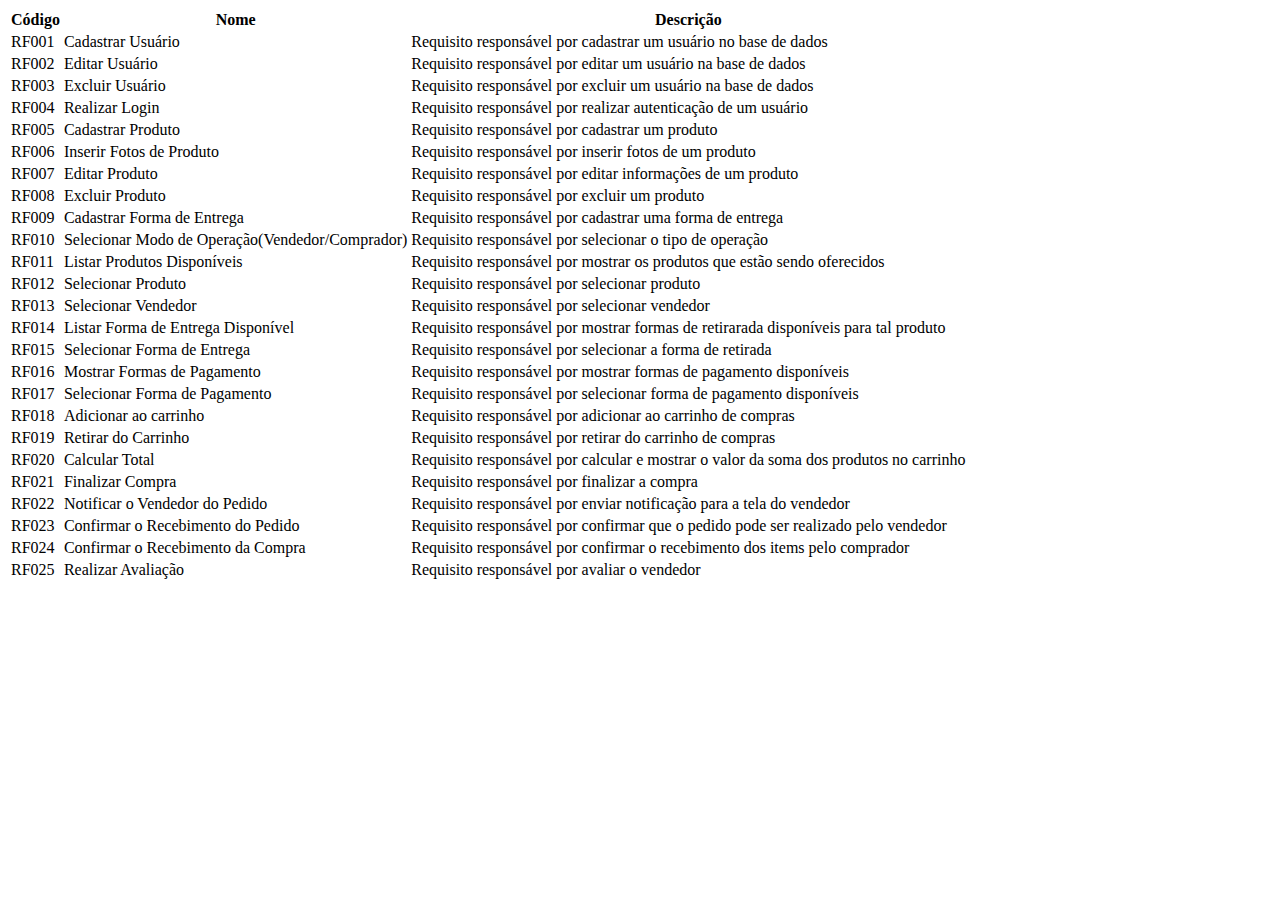
<file: funcionais.html>
<!DOCTYPE html>
<html >
<head>
  <meta charset="UTF-8">
  <title>Funcionais</title>
  
  
  
      <link rel="stylesheet" href="">

  
</head>

<body>
  <div class="container">
	<table>
		<thead>
			<tr>
				<th>Código</th>
				<th>Nome</th>
				<th> Descrição</th>
				
			</tr>
		</thead>
		<tbody>
<tr><td>RF001</td>
	<td>Cadastrar Usuário</td>
	<td>Requisito responsável por cadastrar um usuário no base de dados</td></tr>
<tr><td>RF002</td>
	<td>Editar Usuário</td>
	<td>Requisito responsável por editar um usuário na base de dados</td></tr>
<tr><td>RF003</td>
	<td>Excluir Usuário</td>
	<td>Requisito responsável por excluir um usuário na base de dados</td></tr>
<tr><td>RF004</td>
	<td>Realizar Login</td>
	<td>Requisito responsável por realizar autenticação de um usuário</td></tr>
<tr><td>RF005</td>
	<td>Cadastrar Produto</td>
	<td>Requisito responsável por cadastrar um produto</td></tr>
<tr><td>RF006</td>
	<td>Inserir Fotos de Produto</td>
	<td>Requisito responsável por inserir fotos de um produto</td></tr>
<tr><td>RF007</td>
	<td>Editar Produto</td>
	<td>Requisito responsável por editar informações de um produto</td></tr>
<tr><td>RF008</td>
	<td>Excluir Produto</td>
	<td>Requisito responsável por excluir um produto</td></tr>
<tr><td>RF009</td>
	<td>Cadastrar Forma de Entrega</td>
	<td>Requisito responsável por cadastrar uma forma de entrega</td></tr>
<tr><td>RF010</td>
	<td>Selecionar Modo de Operação(Vendedor/Comprador)</td>
	<td>Requisito responsável por selecionar o tipo de operação</td></tr>
<tr><td>RF011</td>
	<td>Listar Produtos Disponíveis</td>
	<td>Requisito responsável por mostrar os produtos que estão sendo oferecidos</td></tr>
<tr><td>RF012</td>
	<td>Selecionar Produto</td>
	<td>Requisito responsável por selecionar produto</td></tr>
<tr><td>RF013</td>
	<td>Selecionar Vendedor</td>
	<td>Requisito responsável por selecionar vendedor</td></tr>
<tr><td>RF014</td>
	<td>Listar Forma de Entrega Disponível</td>
	<td>Requisito responsável por mostrar formas de retirarada disponíveis para tal produto</td></tr>
<tr><td>RF015</td>
	<td>Selecionar Forma de Entrega</td>
	<td>Requisito responsável por selecionar a forma de retirada</td></tr>
<tr><td>RF016</td>
	<td>Mostrar Formas de Pagamento</td>
	<td>Requisito responsável por mostrar formas de pagamento disponíveis</td></tr>
<tr><td>RF017</td>
	<td>Selecionar Forma de Pagamento</td>
	<td>Requisito responsável por selecionar forma de pagamento disponíveis</td></tr>
<tr><td>RF018</td>
	<td>Adicionar ao carrinho</td>
	<td>Requisito responsável por adicionar ao carrinho de compras</td></tr>
<tr><td>RF019</td>
	<td>Retirar do Carrinho</td>
	<td>Requisito responsável por retirar do carrinho de compras</td></tr>
<tr><td>RF020</td>
	<td>Calcular Total</td>
	<td>Requisito responsável por calcular e mostrar o valor da soma dos produtos no carrinho</td></tr>
<tr><td>RF021</td>
	<td>Finalizar Compra</td>
	<td>Requisito responsável por finalizar a compra</td></tr>
<tr><td>RF022</td>
	<td>Notificar o Vendedor do Pedido</td>
	<td>Requisito responsável por enviar notificação para a tela do vendedor</td></tr>
<tr><td>RF023</td>
	<td>Confirmar o Recebimento do Pedido</td>
	<td>Requisito responsável por confirmar que o pedido pode ser realizado pelo vendedor</td></tr>
<tr><td>RF024</td>
	<td>Confirmar o Recebimento da Compra</td>
	<td>Requisito responsável por confirmar o recebimento dos items pelo comprador</td></tr>
<tr><td>RF025</td>
	<td>Realizar Avaliação</td>
	<td>Requisito responsável por avaliar o vendedor</td></tr>
			
			


		</tbody>
	</table>
</div>
  
  
</body>
</html>
</file>
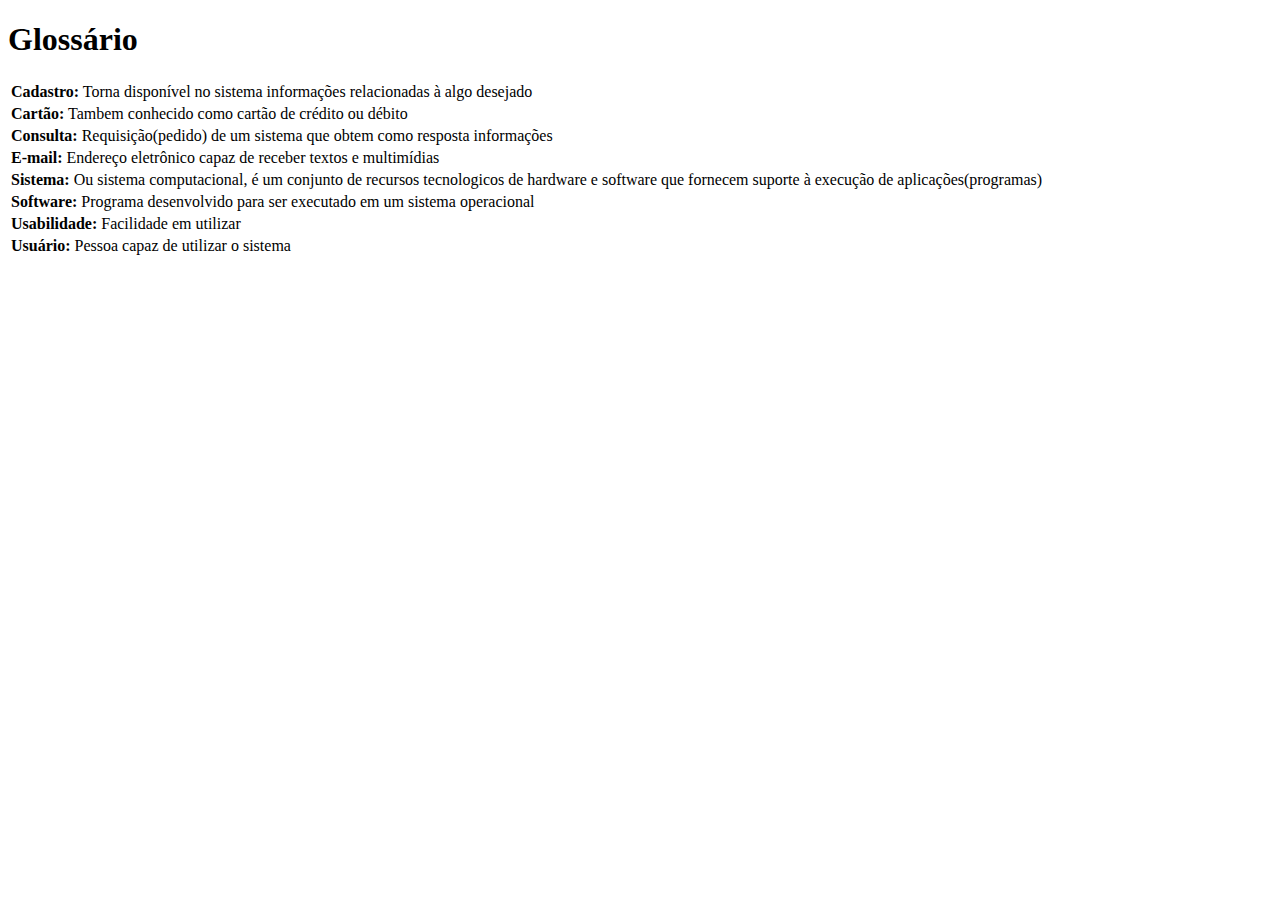
<file: glossario.html>
<!DOCTYPE html>
<html >
<head>
  <meta charset="UTF-8">
  <title>Glossário</title>
      <!--<link rel="stylesheet" href="css/style.css">-->
</head>

<body>
	<h1>Glossário</h1>
	<div class="container">
		<table>
			<tbody>
				<tr><td><b>	Cadastro:</b> Torna disponível no sistema informações relacionadas à algo desejado	</td></tr>
				<tr><td><b>	Cartão:</b> Tambem conhecido como cartão de crédito ou débito	</td></tr>
				<tr><td><b>	Consulta:</b> Requisição(pedido) de um sistema que obtem como resposta informações	</td></tr>
				<tr><td><b>	E-mail:</b> Endereço eletrônico capaz de receber textos e multimídias	</td></tr>
				<tr><td><b>	Sistema:</b> Ou sistema computacional, é um conjunto de recursos tecnologicos de hardware e software que fornecem suporte à execução de aplicações(programas)	</td></tr>
				<tr><td><b>	Software:</b> Programa desenvolvido para ser executado em um sistema operacional	</td></tr>
				<tr><td><b>	Usabilidade:</b> Facilidade em utilizar	</td></tr>
				<tr><td><b>	Usuário:</b> Pessoa capaz de utilizar o sistema	</td></tr>
			</tbody>
		</table>
	</div>
  
  
</body>
</html>
</file>
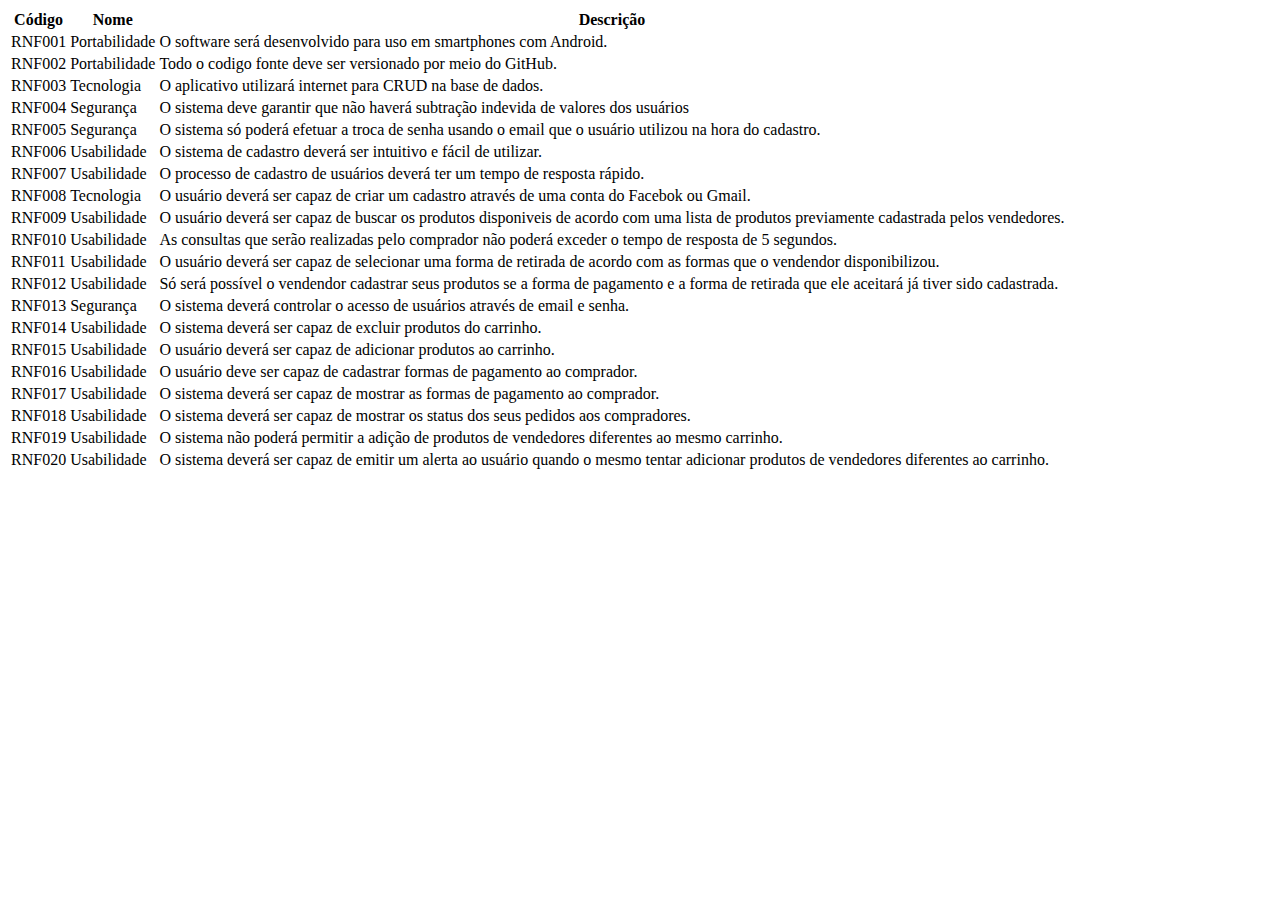
<file: naofuncionais.html>
<!DOCTYPE html>
<html >
<head>
	<meta charset="UTF-8">
	<title>Não Funcionais</title>
	<link rel="stylesheet" href="">
</head>

<body>
  <div class="container">
	<table>
		<thead>
			<tr>
				<th>Código</th>
				<th>Nome</th>
				<th> Descrição</th>
				
			</tr>
		</thead>
		<tbody>
		<tr><td>RNF001</td><td>Portabilidade</td><td>O software será desenvolvido para uso em smartphones com Android.</td></tr>
		<tr><td>RNF002</td><td>Portabilidade</td><td>Todo o codigo fonte deve ser versionado por meio do GitHub.</td></tr>
		<tr><td>RNF003</td><td>Tecnologia</td><td>O aplicativo utilizará internet para CRUD na base de dados.</td></tr>
		<tr><td>RNF004</td><td>Segurança</td><td>O sistema deve garantir que não haverá subtração indevida de valores dos usuários</td></tr>
		<tr><td>RNF005</td><td>Segurança</td><td>O sistema só poderá efetuar a troca de senha usando o email que o usuário utilizou na hora do cadastro.</td></tr>
		<tr><td>RNF006</td><td>Usabilidade</td><td>O sistema de cadastro deverá ser intuitivo e fácil de utilizar.</td></tr>
		<tr><td>RNF007</td><td>Usabilidade</td><td>O processo de cadastro de usuários deverá ter um tempo de resposta rápido.</td></tr>
		<tr><td>RNF008</td><td>Tecnologia</td><td>O usuário deverá ser capaz de criar um cadastro através de uma conta do Facebok ou Gmail.</td></tr>
		<tr><td>RNF009</td><td>Usabilidade</td><td>O usuário deverá ser capaz de buscar os produtos disponiveis de acordo com uma lista de produtos previamente cadastrada pelos vendedores.</td></tr>
		<tr><td>RNF010</td><td>Usabilidade</td><td>As consultas que serão realizadas pelo comprador não poderá exceder o tempo de resposta de 5 segundos.</td></tr>
		<tr><td>RNF011</td><td>Usabilidade</td><td>O usuário deverá ser capaz de selecionar uma forma de retirada de acordo com as formas que o vendendor disponibilizou.</td></tr>
		<tr><td>RNF012</td><td>Usabilidade</td><td>Só será possível o vendendor cadastrar seus produtos se a forma de pagamento e a forma de retirada que ele aceitará já tiver sido cadastrada.</td></tr>
		<tr><td>RNF013</td><td>Segurança</td><td>O sistema deverá controlar o acesso de usuários através de email e senha.</td></tr>
		<tr><td>RNF014</td><td>Usabilidade</td><td>O sistema deverá ser capaz de excluir produtos do carrinho.</td></tr>
		<tr><td>RNF015</td><td>Usabilidade</td><td>O usuário deverá ser capaz de adicionar produtos ao carrinho.</td></tr>
		<tr><td>RNF016</td><td>Usabilidade</td><td>O usuário deve ser capaz de cadastrar formas de pagamento ao comprador.</td></tr>
		<tr><td>RNF017</td><td>Usabilidade</td><td>O sistema deverá ser capaz de mostrar as formas de pagamento ao comprador. </td></tr>
		<tr><td>RNF018</td><td>Usabilidade</td><td>O sistema deverá ser capaz de mostrar os status dos seus pedidos aos compradores.</td></tr>
		<tr><td>RNF019</td><td>Usabilidade</td><td>O sistema não poderá permitir a adição de produtos de vendedores diferentes ao mesmo carrinho.</td></tr>
		<tr><td>RNF020</td><td>Usabilidade</td><td>O sistema deverá ser capaz de emitir um alerta ao usuário quando o mesmo tentar adicionar produtos de vendedores diferentes ao carrinho.</td></tr>

		</tbody>
	</table>
</div>
  
  
</body>
</html>
</file>
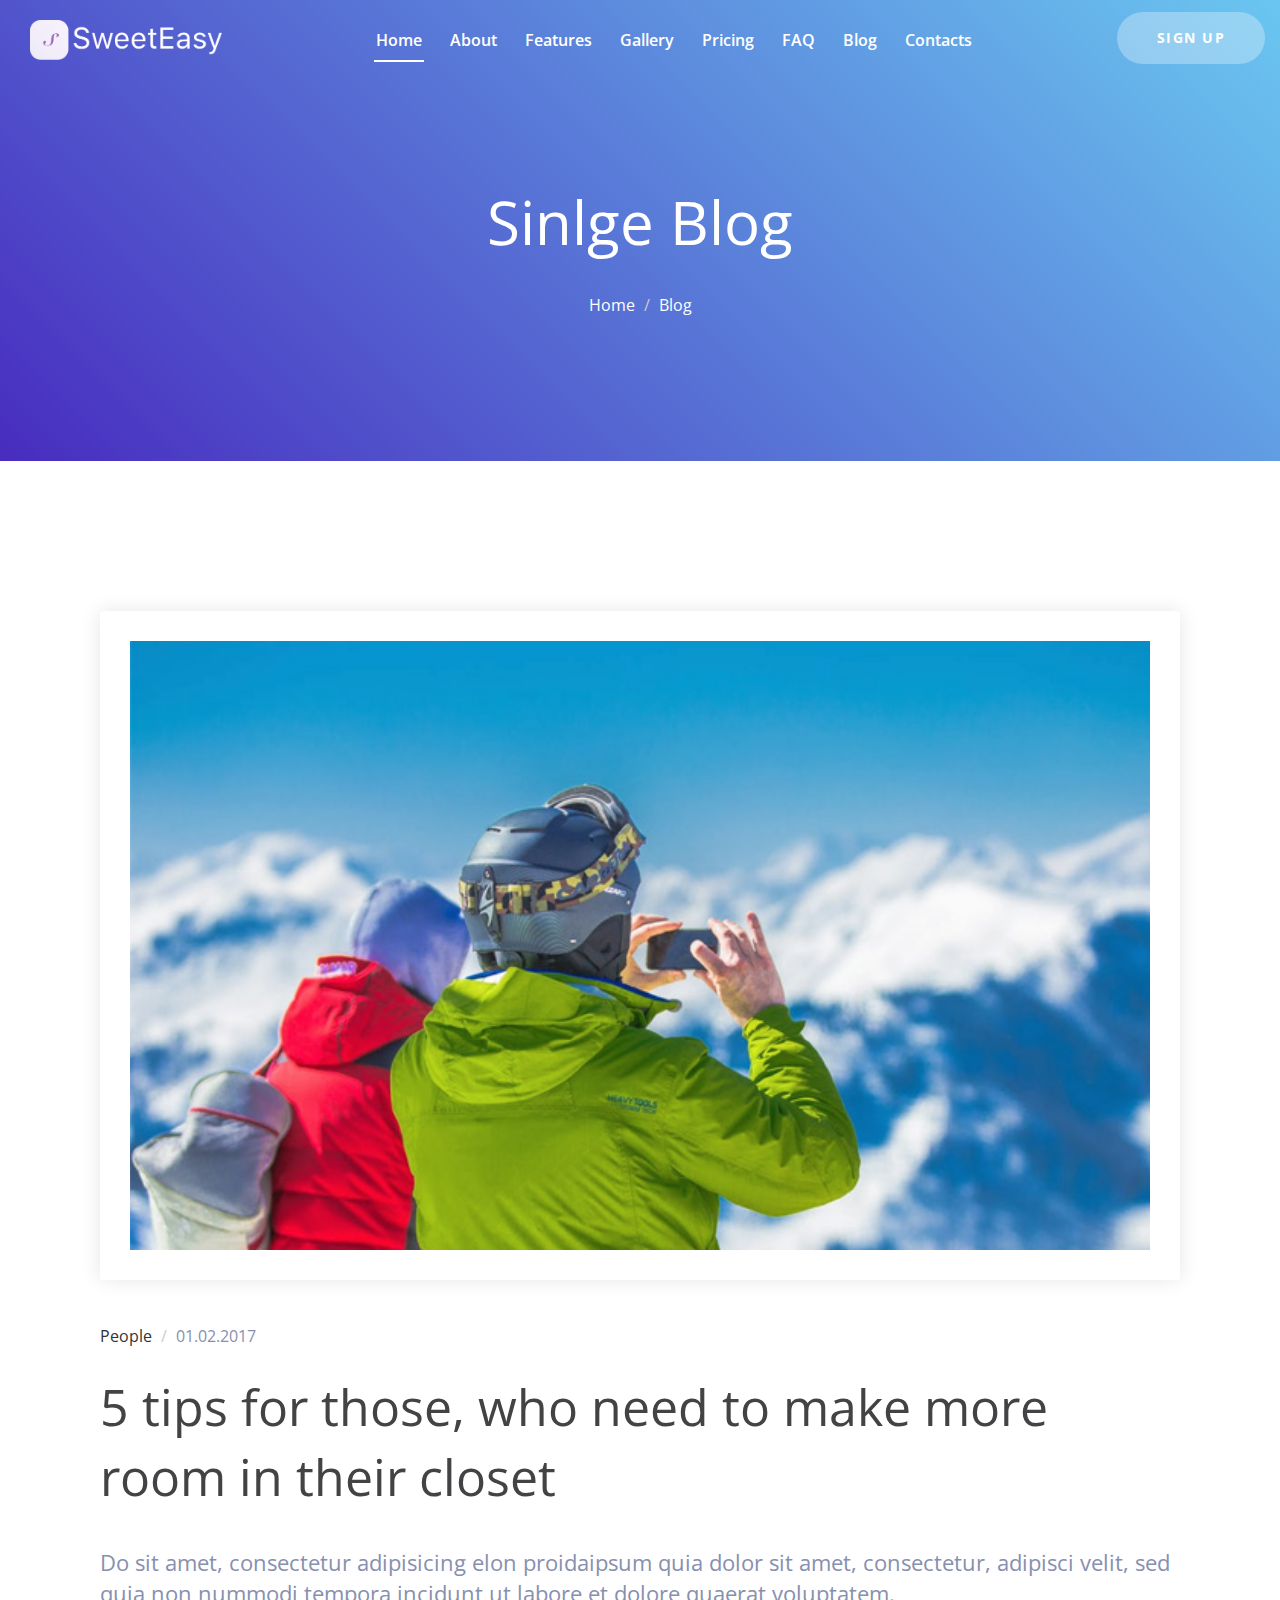
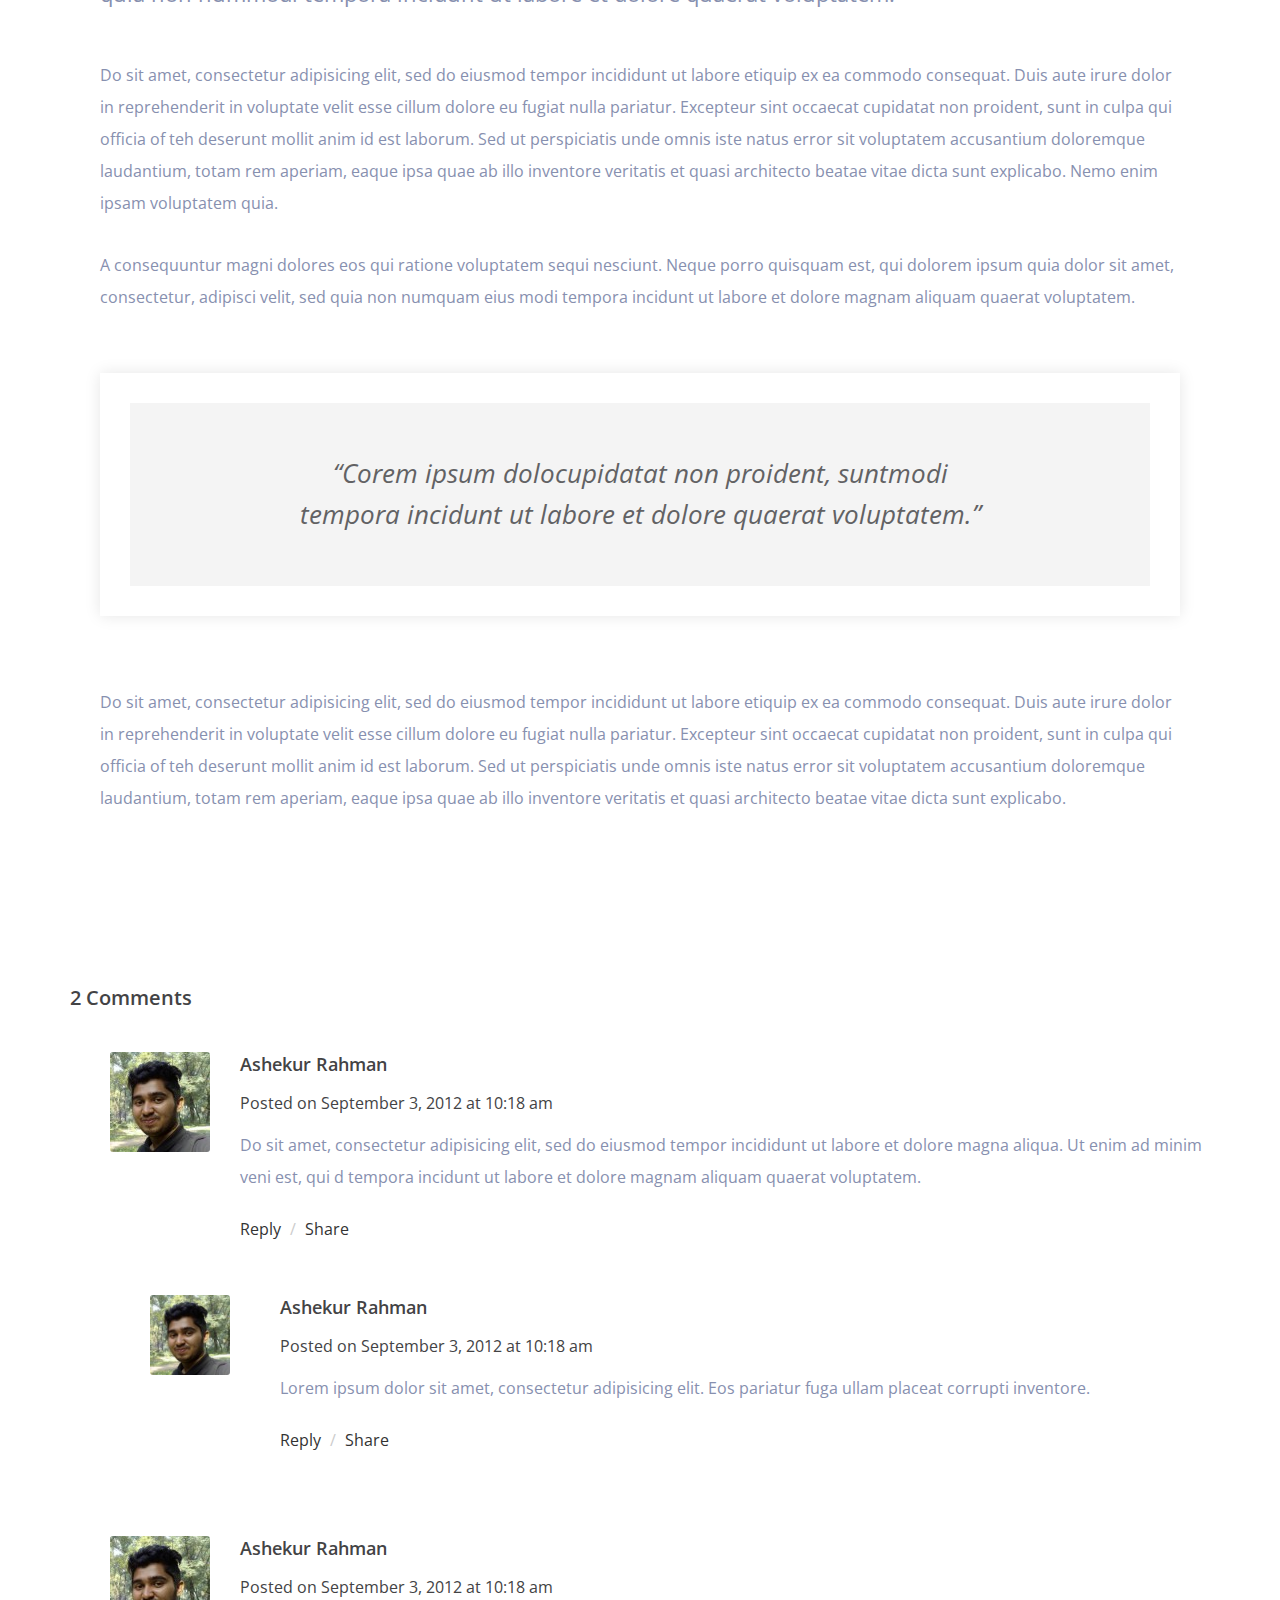
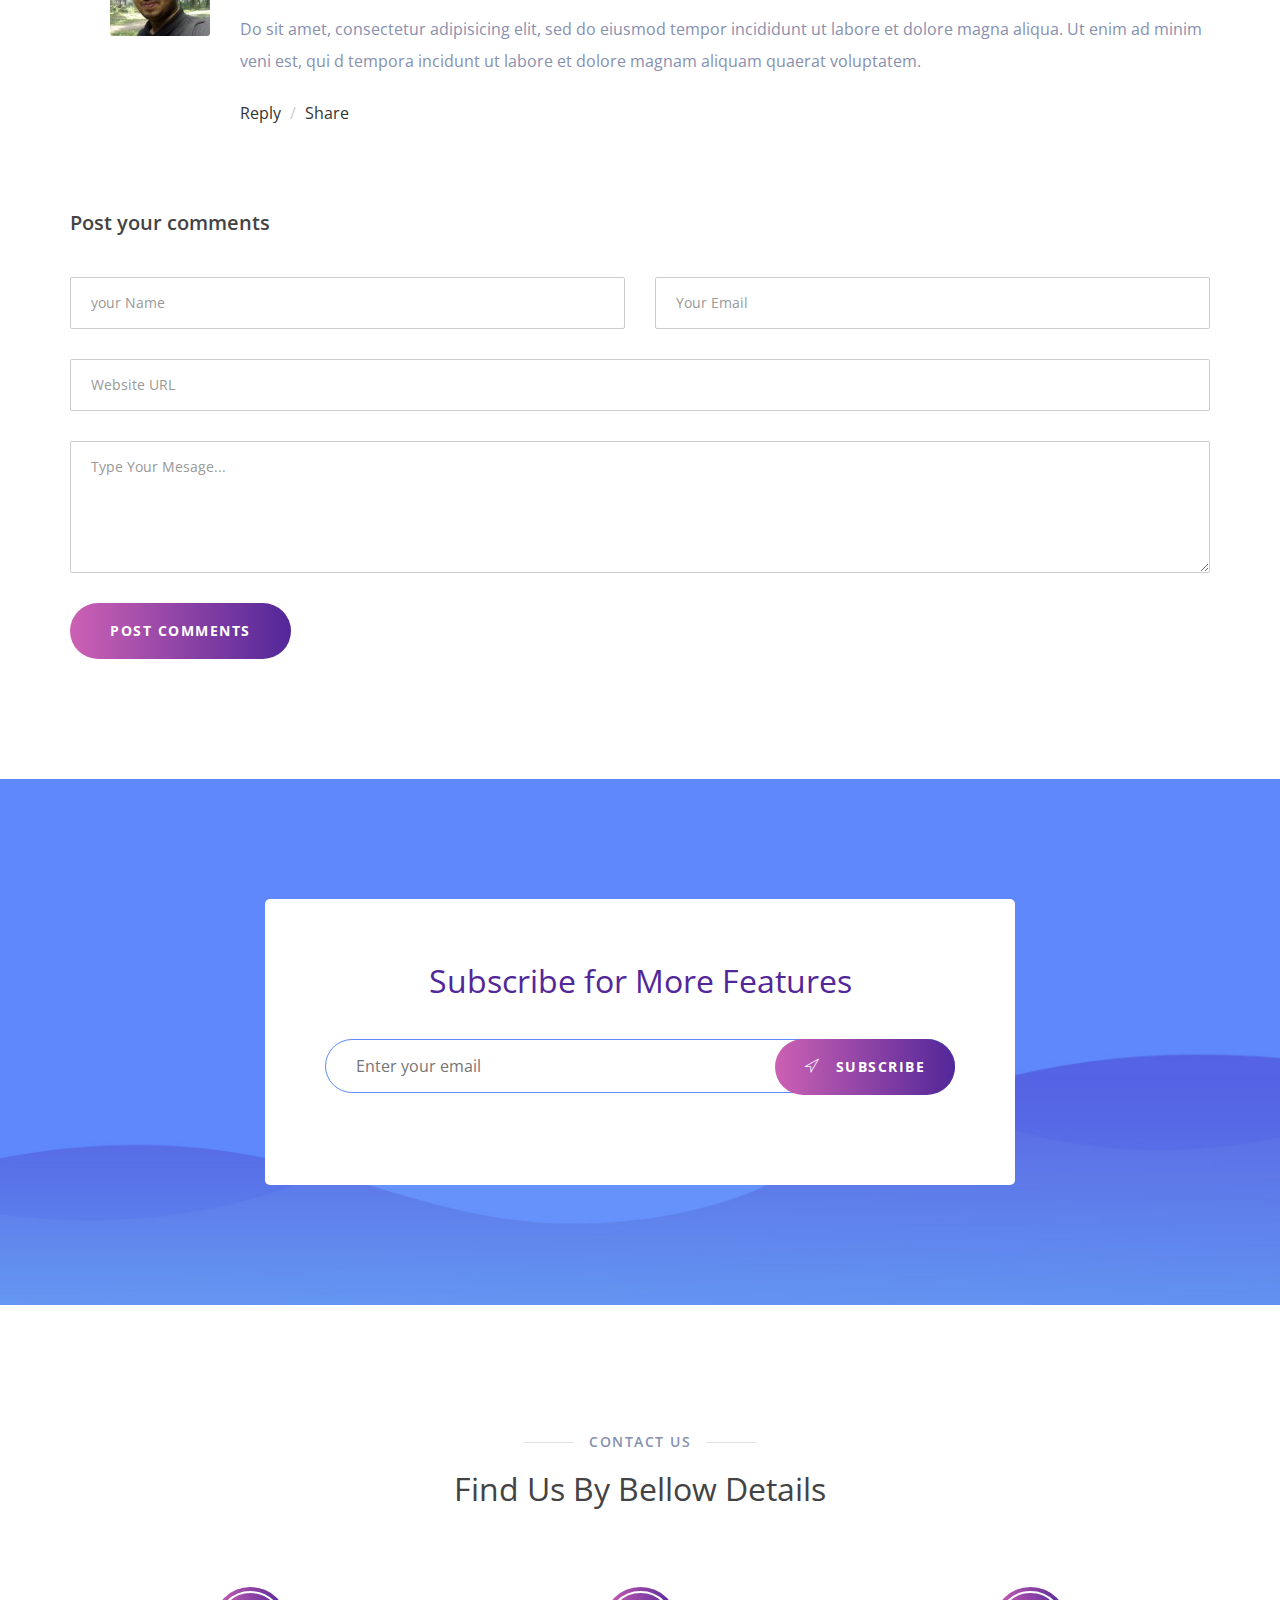
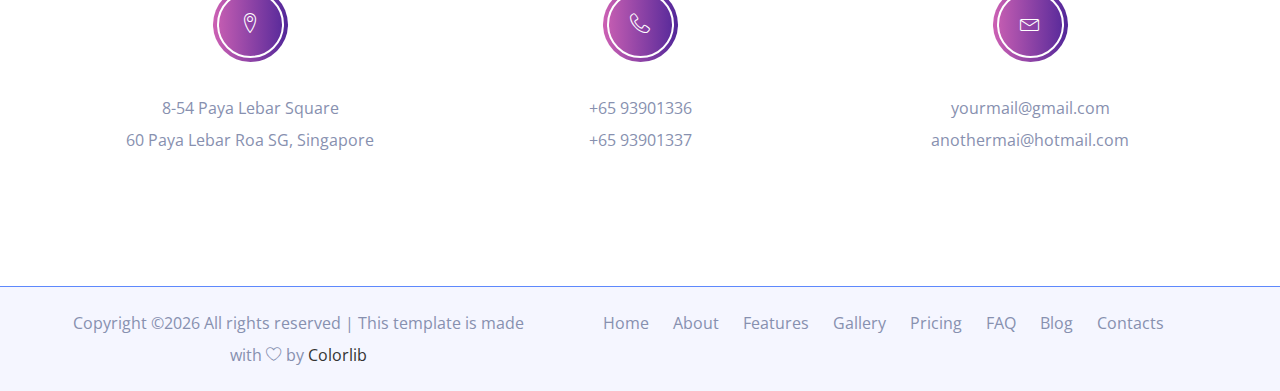
<file: single.html>
<!doctype html>
<html class="no-js" lang="zxx">

<head>
    <meta charset="utf-8">
    <meta name="author" content="Ashekur Rahman">
    <meta name="description" content="">
    <meta name="keywords" content="HTML,CSS,XML,JavaScript">
    <meta http-equiv="x-ua-compatible" content="ie=edge">
    <meta name="viewport" content="width=device-width, initial-scale=1.0">
    <!-- Title -->
    <title>Appy | Single Blog Page</title>
    <!-- Place favicon.ico in the root directory -->
    <link rel="apple-touch-icon" href="images/apple-touch-icon.png">
    <link rel="shortcut icon" type="image/ico" href="images/favicon.ico" />
    <!-- Plugin-CSS -->
    <link rel="stylesheet" href="css/bootstrap.min.css">
    <link rel="stylesheet" href="css/owl.carousel.min.css">
    <link rel="stylesheet" href="css/linearicons.css">
    <link rel="stylesheet" href="css/magnific-popup.css">
    <link rel="stylesheet" href="css/animate.css">
    <!-- Main-Stylesheets -->
    <link rel="stylesheet" href="css/normalize.css">
    <link rel="stylesheet" href="style.css">
    <link rel="stylesheet" href="css/responsive.css">
    <script src="js/vendor/modernizr-2.8.3.min.js"></script>
    <!--[if lt IE 9]>
        <script src="//oss.maxcdn.com/html5shiv/3.7.2/html5shiv.min.js"></script>
        <script src="//oss.maxcdn.com/respond/1.4.2/respond.min.js"></script>
    <![endif]-->
</head>

<body class="single-post" data-spy="scroll" data-target=".mainmenu-area">
    <!-- Preloader-content -->
    <div class="preloader">
        <span><i class="lnr lnr-sun"></i></span>
    </div>
    <!-- MainMenu-Area -->
    <nav class="mainmenu-area" data-spy="affix" data-offset-top="200">
        <div class="container-fluid">
            <div class="navbar-header">
                <button type="button" class="navbar-toggle" data-toggle="collapse" data-target="#primary_menu">
                    <span class="icon-bar"></span>
                    <span class="icon-bar"></span>
                    <span class="icon-bar"></span>
                </button>
                <a class="navbar-brand" href="#"><img src="images/logo.png" alt="Logo"></a>
            </div>
            <div class="collapse navbar-collapse" id="primary_menu">
                <ul class="nav navbar-nav mainmenu">
                    <li class="active"><a href="index.html#home_page">Home</a></li>
                    <li><a href="index.html#about_page">About</a></li>
                    <li><a href="index.html#features_page">Features</a></li>
                    <li><a href="index.html#gallery_page">Gallery</a></li>
                    <li><a href="index.html#price_page">Pricing</a></li>
                    <li><a href="index.html#questions_page">FAQ</a></li>
                    <li><a href="blog.html">Blog</a></li>
                    <li><a href="index.html#contact_page">Contacts</a></li>
                </ul>
                <div class="right-button hidden-xs">
                    <a href="#">Sign Up</a>
                </div>
            </div>
        </div>
    </nav>
    <!-- MainMenu-Area-End -->

    <header class="site-header">
        <div class="container">
            <div class="row">
                <div class="col-xs-12 text-center">
                    <h1 class="white-color">Sinlge Blog</h1>
                    <ul class="breadcrumb">
                        <li><a href="index.html">Home</a></li>
                        <li>Blog</li>
                    </ul>
                </div>
            </div>
        </div>
    </header>
    <div class="section-padding">
        <div class="container">
            <div class="row">
                <div class="col-xs-12">
                    <article class="post-single">
                        <figure class="post-media">
                            <img src="images/sticky-image.jpg" alt="">
                        </figure>
                        <div class="post-body">
                            <ul class="breadcrumb">
                                <li><a href="#">People</a></li>
                                <li>01.02.2017</li>
                            </ul>
                            <h2 class="dark-color">5 tips for those, who need to make more room in their closet</h2>
                            <div class="space-20"></div>
                            <h4>Do sit amet, consectetur adipisicing elon proidaipsum quia dolor sit amet, consectetur, adipisci velit, sed quia non nummodi tempora incidunt ut labore et dolore quaerat voluptatem.</h4>
                            <div class="space-30"></div>
                            <p>Do sit amet, consectetur adipisicing elit, sed do eiusmod tempor incididunt ut labore etiquip ex ea commodo consequat. Duis aute irure dolor in reprehenderit in voluptate velit esse cillum dolore eu fugiat nulla pariatur. Excepteur sint occaecat cupidatat non proident, sunt in culpa qui officia of teh deserunt mollit anim id est laborum. Sed ut perspiciatis unde omnis iste natus error sit voluptatem accusantium doloremque laudantium, totam rem aperiam, eaque ipsa quae ab illo inventore veritatis et quasi architecto beatae vitae dicta sunt explicabo. Nemo enim ipsam voluptatem quia.</p>
                            <div class="space-20"></div>
                            <p>A consequuntur magni dolores eos qui ratione voluptatem sequi nesciunt. Neque porro quisquam est, qui dolorem ipsum quia dolor sit amet, consectetur, adipisci velit, sed quia non numquam eius modi tempora incidunt ut labore et dolore magnam aliquam quaerat voluptatem.</p>
                            <div class="space-50"></div>
                            <blockquote>“Corem ipsum dolocupidatat non proident, suntmodi tempora incidunt ut labore et dolore quaerat voluptatem.”</blockquote>
                            <div class="space-50"></div>
                            <p>Do sit amet, consectetur adipisicing elit, sed do eiusmod tempor incididunt ut labore etiquip ex ea commodo consequat. Duis aute irure dolor in reprehenderit in voluptate velit esse cillum dolore eu fugiat nulla pariatur. Excepteur sint occaecat cupidatat non proident, sunt in culpa qui officia of teh deserunt mollit anim id est laborum. Sed ut perspiciatis unde omnis iste natus error sit voluptatem accusantium doloremque laudantium, totam rem aperiam, eaque ipsa quae ab illo inventore veritatis et quasi architecto beatae vitae dicta sunt explicabo.</p>
                        </div>
                    </article>
                    <div class="space-100"></div>
                    <div id="comments" class="comments-area">
                        <h3 class="comment-heading">2 Comments</h3>
                        <ul class="comments-list">
                            <li>
                                <article class="comment">
                                    <figure class="comment-pic">
                                        <img alt="" src="images/comment-image.jpeg">
                                    </figure>
                                    <div class="comment-content">
                                        <div class="comment-header">
                                            <h4>Ashekur Rahman</h4>
                                            <p class="comment-date">Posted on September 3, 2012 at 10:18 am </p>
                                        </div>
                                        <p>Do sit amet, consectetur adipisicing elit, sed do eiusmod tempor incididunt ut labore et dolore magna aliqua. Ut enim ad minim veni est, qui d tempora incidunt ut labore et dolore magnam aliquam quaerat voluptatem.</p>
                                        <ul class="breadcrumb">
                                            <li><a href="#">Reply</a></li>
                                            <li><a href="#">Share</a></li>
                                        </ul>
                                    </div>
                                </article>
                                <ul>
                                    <li>
                                        <article class="comment">
                                            <figure class="comment-pic">
                                                <img alt="" src="images/comment-image.jpeg">
                                            </figure>
                                            <div class="comment-content">
                                                <div class="comment-header">
                                                    <h4>Ashekur Rahman</h4>
                                                    <p class="comment-date">Posted on September 3, 2012 at 10:18 am </p>
                                                </div>
                                                <p>Lorem ipsum dolor sit amet, consectetur adipisicing elit. Eos pariatur fuga ullam placeat corrupti inventore.</p>
                                                <ul class="breadcrumb">
                                                    <li><a href="#">Reply</a></li>
                                                    <li><a href="#">Share</a></li>
                                                </ul>
                                            </div>
                                        </article>
                                    </li>
                                </ul>
                            </li>
                            <li>
                                <article class="comment">
                                    <figure class="comment-pic">
                                        <img alt="" src="images/comment-image.jpeg">
                                    </figure>
                                    <div class="comment-content">
                                        <div class="comment-header">
                                            <h4>Ashekur Rahman</h4>
                                            <p class="comment-date">Posted on September 3, 2012 at 10:18 am </p>
                                        </div>
                                        <p>Do sit amet, consectetur adipisicing elit, sed do eiusmod tempor incididunt ut labore et dolore magna aliqua. Ut enim ad minim veni est, qui d tempora incidunt ut labore et dolore magnam aliquam quaerat voluptatem.</p>
                                        <ul class="breadcrumb">
                                            <li><a href="#">Reply</a></li>
                                            <li><a href="#">Share</a></li>
                                        </ul>
                                    </div>
                                </article>
                            </li>
                        </ul>
                        <div class="comment-respond">
                            <h4>Post your comments</h4>
                            <form action="#" class="comment-form">
                                <div class="form-double">
                                    <div class="box">
                                        <input type="text" class="form-control" placeholder="your Name">
                                        <div class="space-30"></div>
                                    </div>
                                    <div class="box last">
                                        <input type="email" class="form-control" placeholder="Your Email">
                                        <div class="space-30"></div>
                                    </div>
                                </div>
                                <input type="text" class="form-control" placeholder="Website URL">
                                <div class="space-30"></div>
                                <textarea name="comment" id="comment" rows="5" class="form-control" placeholder="Type Your Mesage..."></textarea>
                                <div class="space-30"></div>
                                <button type="submit" class="bttn-default">Post Comments</button>
                            </form>
                        </div>
                    </div>
                </div>
            </div>
        </div>
    </div>
    <!-- Subscribe-Form -->
    <div class="subscribe-area section-padding">
        <div class="container">
            <div class="row">
                <div class="col-xs-12 col-sm-8 col-sm-offset-2">
                    <div class="subscribe-form text-center">
                        <h3 class="blue-color">Subscribe for More Features</h3>
                        <div class="space-20"></div>
                        <form id="mc-form">
                            <input type="email" class="control" placeholder="Enter your email" required="required" id="mc-email">
                            <button class="bttn-white active" type="submit"><span class="lnr lnr-location"></span> Subscribe</button>
                            <label class="mt10" for="mc-email"></label>
                        </form>
                    </div>
                </div>
            </div>
        </div>
    </div>
    <!-- Subscribe-Form-Area -->
    <!-- Footer-Area -->
    <footer class="footer-area" id="contact_page">
        <div class="section-padding">
            <div class="container">
                <div class="row">
                    <div class="col-xs-12">
                        <div class="page-title text-center">
                            <h5 class="title">Contact US</h5>
                            <h3 class="dark-color">Find Us By Bellow Details</h3>
                            <div class="space-60"></div>
                        </div>
                    </div>
                </div>
                <div class="row">
                    <div class="col-xs-12 col-sm-4">
                        <div class="footer-box">
                            <div class="box-icon">
                                <span class="lnr lnr-map-marker"></span>
                            </div>
                            <p>8-54 Paya Lebar Square <br /> 60 Paya Lebar Roa SG, Singapore</p>
                        </div>
                        <div class="space-30 hidden visible-xs"></div>
                    </div>
                    <div class="col-xs-12 col-sm-4">
                        <div class="footer-box">
                            <div class="box-icon">
                                <span class="lnr lnr-phone-handset"></span>
                            </div>
                            <p>+65 93901336 <br /> +65 93901337</p>
                        </div>
                        <div class="space-30 hidden visible-xs"></div>
                    </div>
                    <div class="col-xs-12 col-sm-4">
                        <div class="footer-box">
                            <div class="box-icon">
                                <span class="lnr lnr-envelope"></span>
                            </div>
                            <p>yourmail@gmail.com <br /> anothermai@hotmail.com
                            </p>
                        </div>
                    </div>
                </div>
            </div>
        </div>
        <!-- Footer-Bootom -->
        <div class="footer-bottom">
            <div class="container">
                <div class="row">
                    <div class="col-xs-12 col-md-5">
                        <!-- Link back to Colorlib can't be removed. Template is licensed under CC BY 3.0. -->
            <span>Copyright &copy;<script>document.write(new Date().getFullYear());</script> All rights reserved | This template is made with <i class="lnr lnr-heart" aria-hidden="true"></i> by <a href="https://colorlib.com" target="_blank">Colorlib</a></span>
            <!-- Link back to Colorlib can't be removed. Template is licensed under CC BY 3.0. -->
                        <div class="space-30 hidden visible-xs"></div>
                    </div>
                    <div class="col-xs-12 col-md-7">
                        <div class="footer-menu">
                            <ul>
                                <li><a href="index.html#home_page">Home</a></li>
                                <li><a href="index.html#about_page">About</a></li>
                                <li><a href="index.html#features_page">Features</a></li>
                                <li><a href="index.html#gallery_page">Gallery</a></li>
                                <li><a href="index.html#price_page">Pricing</a></li>
                                <li><a href="index.html#questions_page">FAQ</a></li>
                                <li><a href="blog.html">Blog</a></li>
                                <li><a href="index.html#contact_page">Contacts</a></li>
                            </ul>
                        </div>
                    </div>
                </div>
            </div>
        </div>
        <!-- Footer-Bootom-End -->
    </footer>
    <!-- Footer-Area-End -->
    <!--Vendor-JS-->
    <script src="js/vendor/jquery-1.12.4.min.js"></script>
    <script src="js/vendor/jquery-ui.js"></script>
    <script src="js/vendor/bootstrap.min.js"></script>
    <!--Plugin-JS-->
    <script src="js/owl.carousel.min.js"></script>
    <script src="js/contact-form.js"></script>
    <script src="js/ajaxchimp.js"></script>
    <script src="js/scrollUp.min.js"></script>
    <script src="js/magnific-popup.min.js"></script>
    <script src="js/wow.min.js"></script>
    <!--Main-active-JS-->
    <script src="js/main.js"></script>
</body>

</html>
</file>
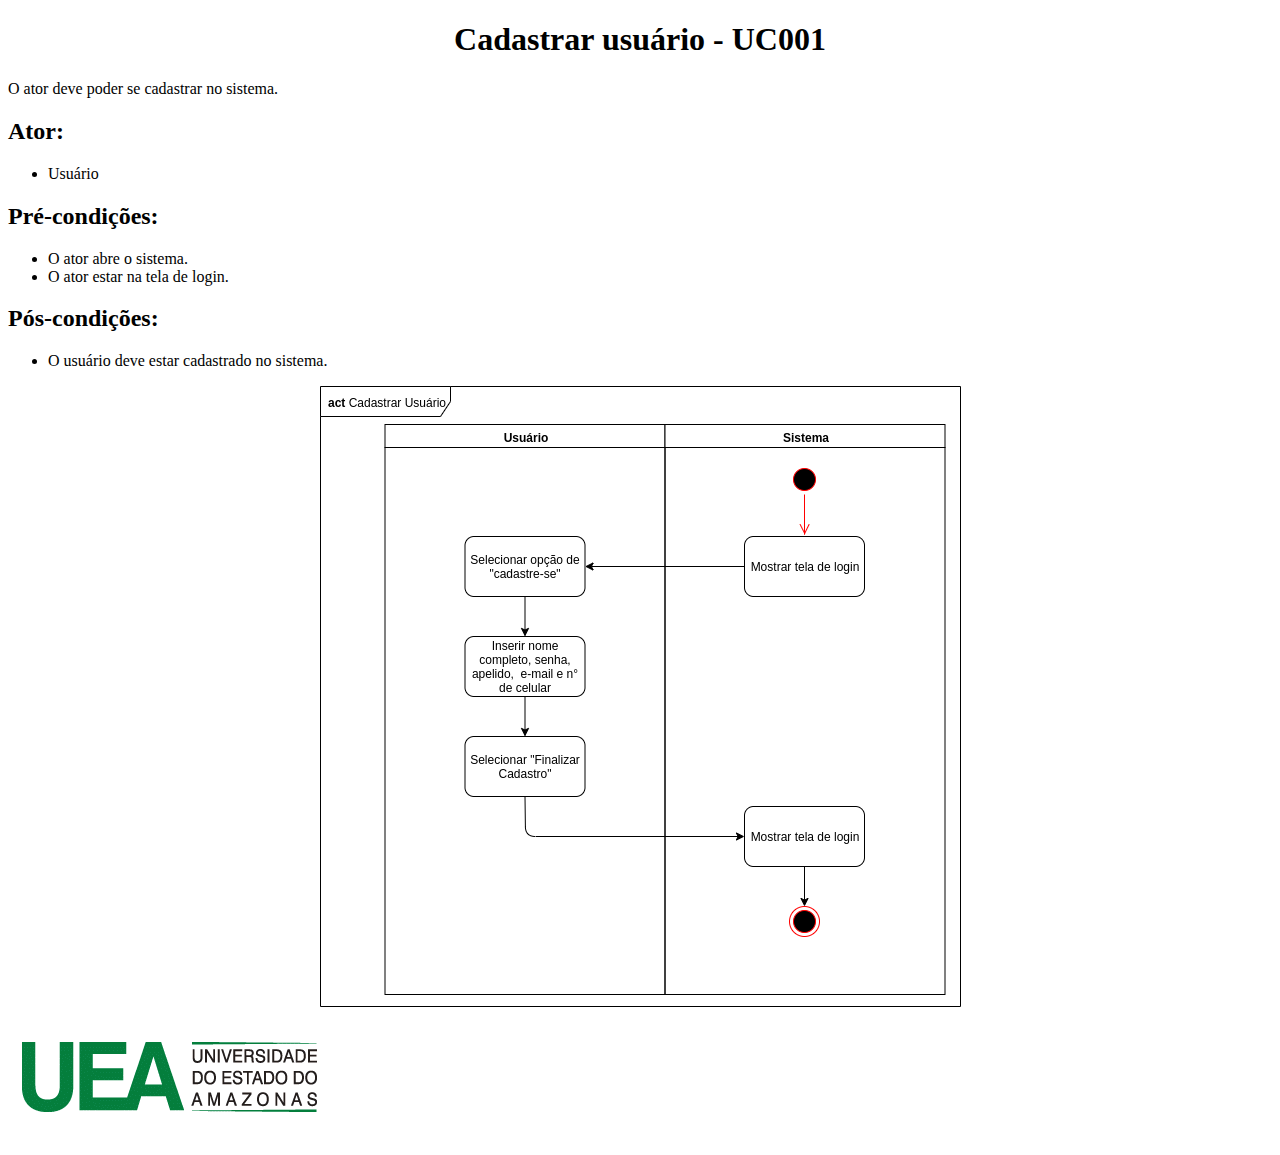
<file: templates/UC/uc001.html>
<!DOCTYPE html>
<html>
	<head>
		<meta charset="utf-8"/>
		<title>Cadastrar usuário - UC001</title>
	</head>
	<body>
		<div id="main-div">
                <h1 align="center"> Cadastrar usuário - UC001</h1>
			
			<p>O ator deve poder se cadastrar no sistema.</p>
			<h2>Ator: </h2>
			<ul><li>Usuário</li></ul>
			<h2>Pré-condições:</h2>
			<ul>
				<li>O ator abre o sistema.</li>
				<li>O ator estar na tela de login.</li>
			</ul>
			<h2>Pós-condições:</h2>
			<ul>
				<li>O usuário deve estar cadastrado no sistema.</li>
			</ul>
			<center><img src="uc001.png" alt="uc001"></center>
            <img id="UEA-LOGO" src="uea-logo.png" alt="UEA Logo">
            
		</div>
	</body>
</html>
</file>
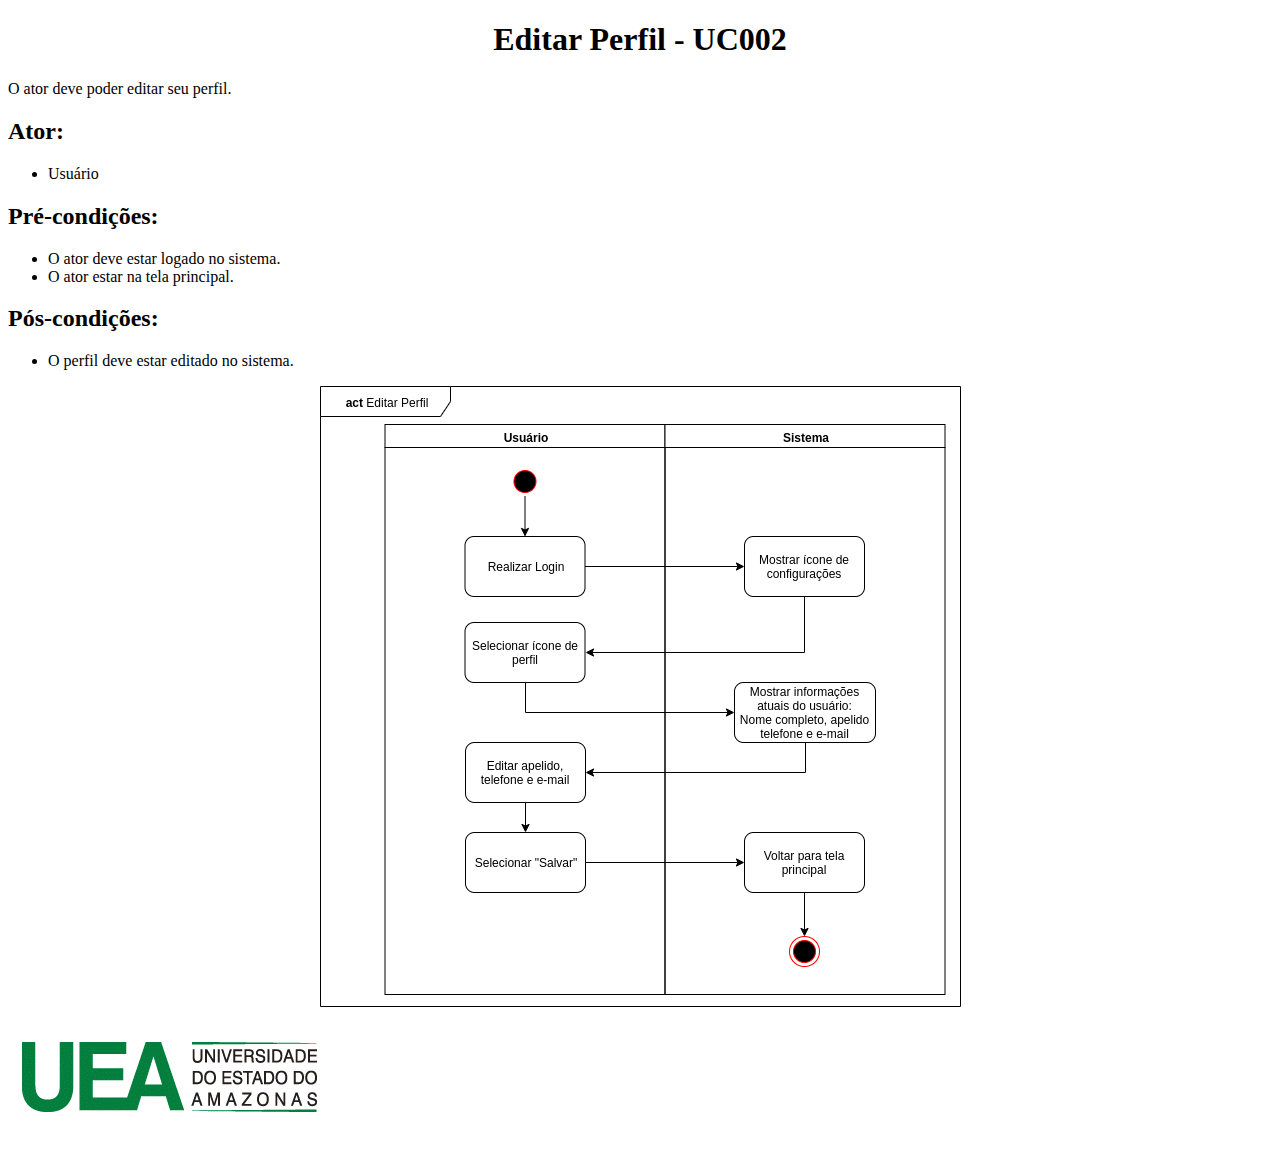
<file: templates/UC/uc002.html>
<!DOCTYPE html>
<html>
	<head>
		<meta charset="utf-8"/>
		<title>Editar Perfil - UC002</title>
	</head>
	<body>
		<div id="main-div">
                <h1 align="center"> Editar Perfil - UC002</h1>
			<p>O ator deve poder editar seu perfil.</p>
			<h2>Ator: </h2>
			<ul><li>Usuário</li></ul>
			<h2>Pré-condições:</h2>
			<ul>
				<li>O ator deve estar logado no sistema.</li>
				<li>O ator estar na tela principal.</li>
			</ul>
			<h2>Pós-condições:</h2>
			<ul>
				<li>O perfil deve estar editado no sistema.</li>
			</ul>
			<center><img src="uc002.png" alt="uc002"></center>
			<img id="UEA-LOGO" src="uea-logo.png" alt="UEA Logo">
		</div>
	</body>
</html>
</file>
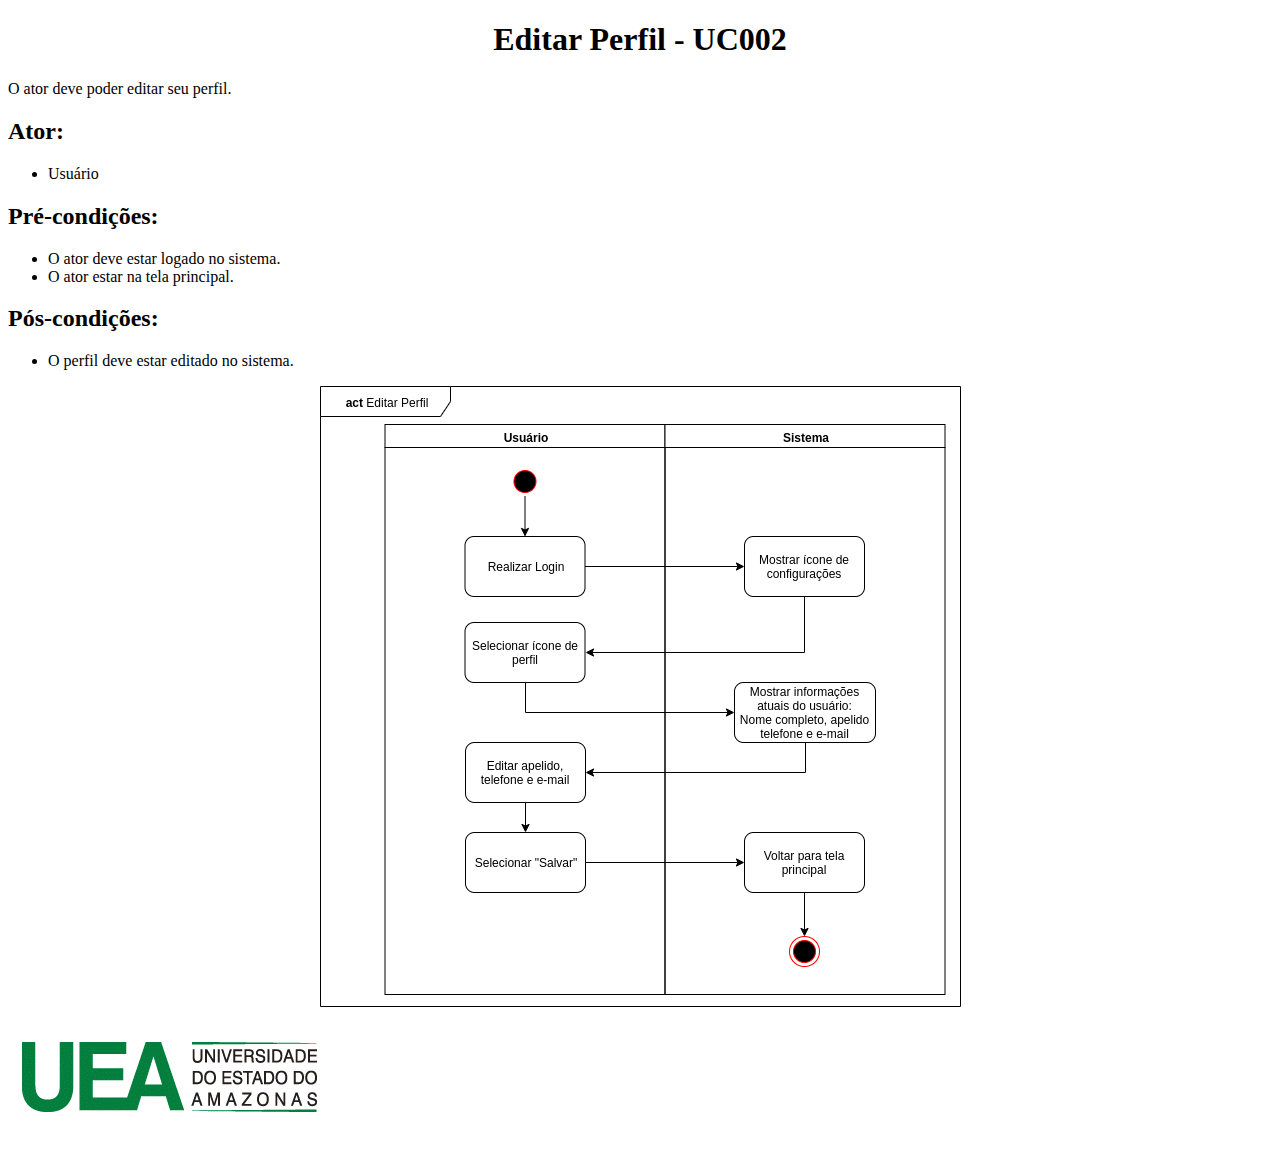
<file: templates/UC/uc003.html>
<!DOCTYPE html>
<html>
	<head>
		<meta charset="utf-8"/>
		<title></title>
	</head>
	<body>
		<div id="main-div">
			<h1 align="center"> Editar Perfil - UC002</h1>
		
			<p>O ator deve poder editar seu perfil.</p>
			<h2>Ator: </h2>
			<ul><li>Usuário</li></ul>
			<h2>Pré-condições:</h2>
			<ul>
				<li>O ator deve estar logado no sistema.</li>
				<li>O ator estar na tela principal.</li>
			</ul>
			<h2>Pós-condições:</h2>
			<ul>
				<li>O perfil deve estar editado no sistema.</li>
			</ul>
			<center><img src="uc002.png" alt="uc002"></center>
			<img id="UEA-LOGO" src="uea-logo.png" alt="UEA Logo">
		</div>
	</body>
</html>
</file>
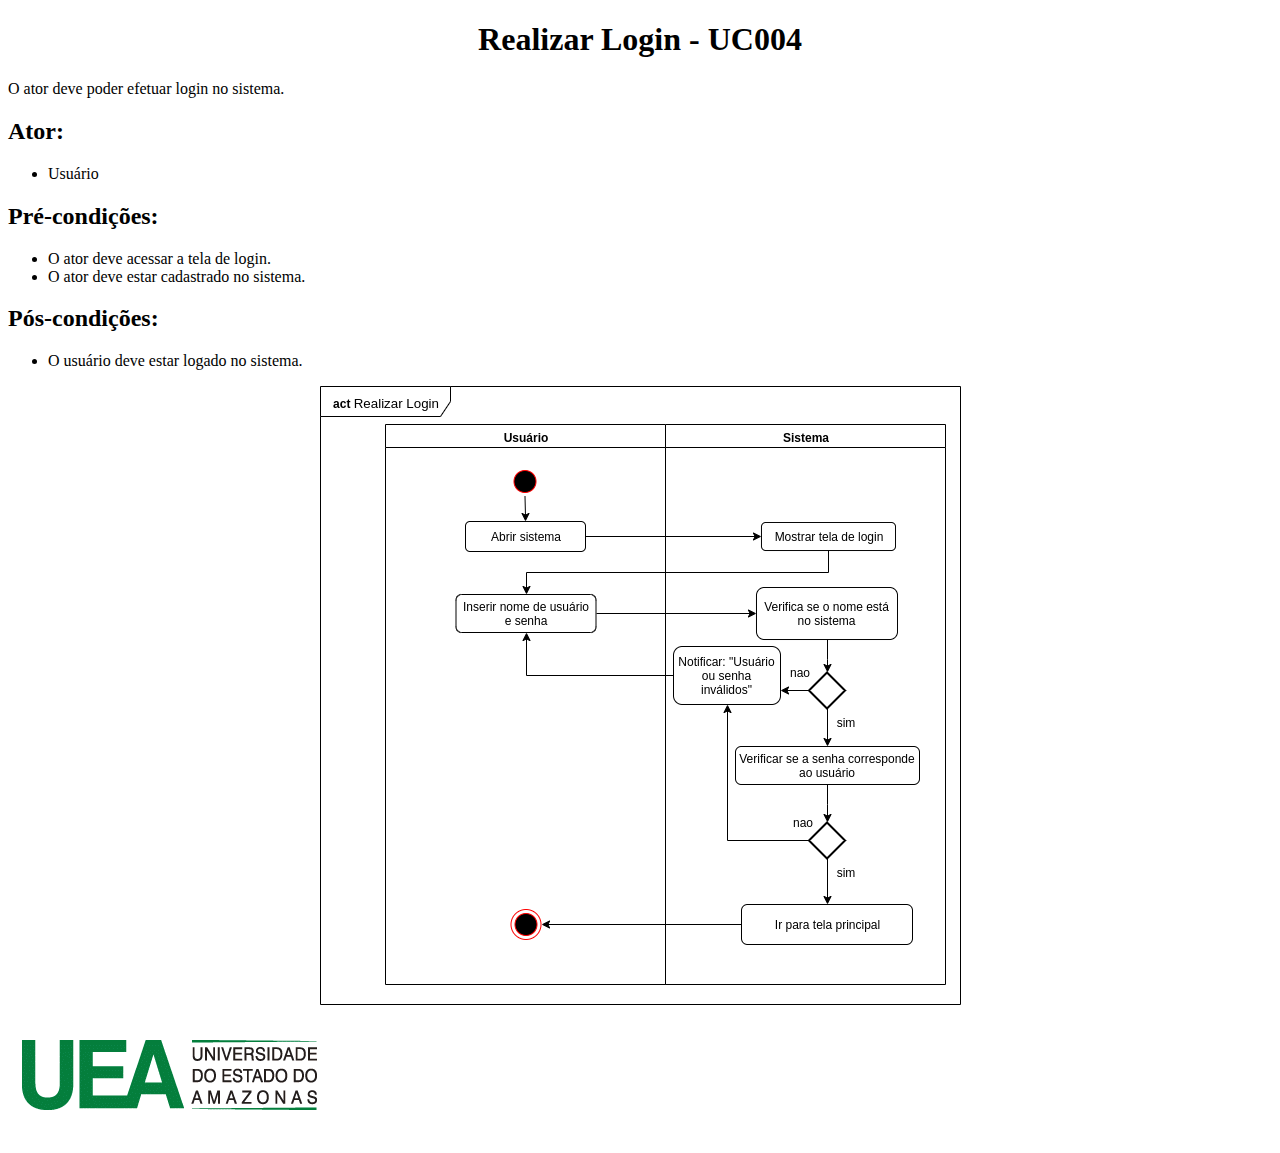
<file: templates/UC/uc004.html>
<!DOCTYPE html>
<html>
	<head>
		<meta charset="utf-8"/>
		<title>Realizar Login - UC004</title>
	</head>
	<body>
		<div id="main-div">
			<h1 align="center">Realizar Login - UC004</h1>
			
			<p>O ator deve poder efetuar login no sistema.</p>
			<h2>Ator: </h2>
			<ul><li>Usuário</li></ul>
			<h2>Pré-condições:</h2>
			<ul>
				<li>O ator deve acessar a tela de login.</li>
				<li>O ator deve estar cadastrado no sistema.</li>
			</ul>
			<h2>Pós-condições:</h2>
			<ul>
				<li>O usuário deve estar logado no sistema.</li>
			</ul>
			<center><img src="uc004.png" alt="uc004"></center>
			<img id="UEA-LOGO" src="uea-logo.png" alt="UEA Logo">
		</div>
	</body>
</html>
</file>
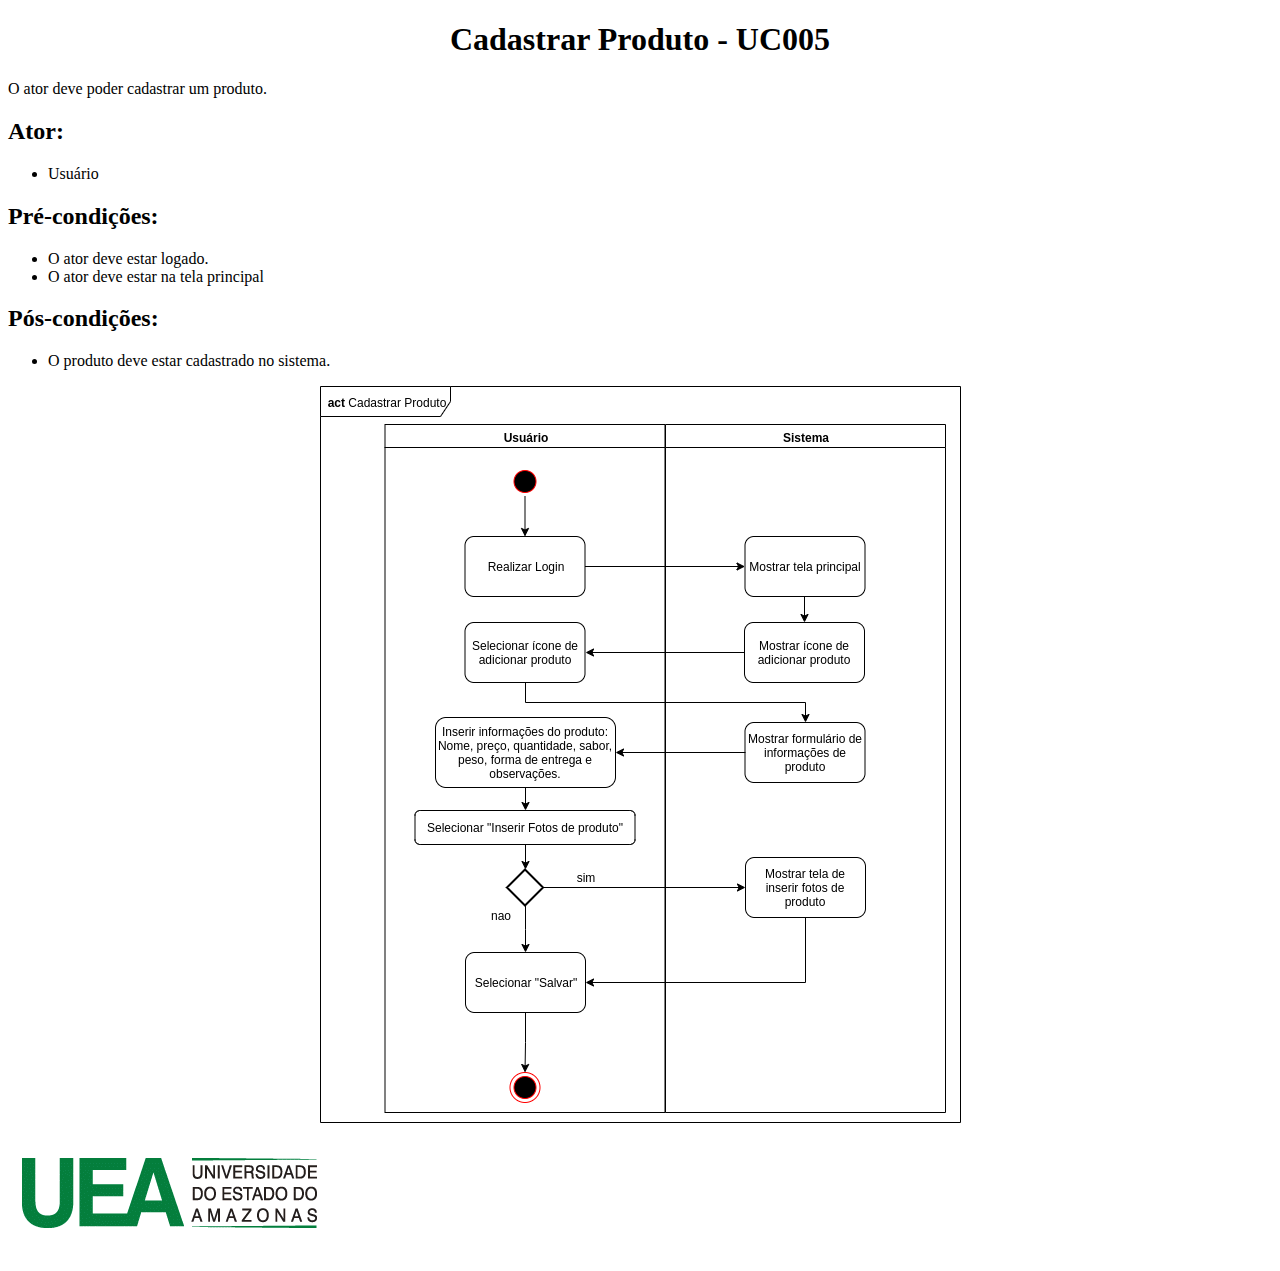
<file: templates/UC/uc005.html>
<!DOCTYPE html>
<html>
	<head>
		<meta charset="utf-8"/>
		<title>Cadastrar Produto - UC005 </title>
	</head>
	<body>
		<div id="main-div">
			<h1 align="center">Cadastrar Produto - UC005 </h1>
			
			<p>O ator deve poder cadastrar um produto.</p>
			<h2>Ator: </h2>
			<ul><li>Usuário</li></ul>
			<h2>Pré-condições:</h2>
			<ul>
				<li>O ator deve estar logado.</li>
				<li>O ator deve estar na tela principal</li>
			</ul>
			<h2>Pós-condições:</h2>
			<ul>
				<li>O produto deve estar cadastrado no sistema.</li>
			</ul>
			<center><img src="uc005.png" alt="uc005"></center>
			<img id="UEA-LOGO" src="uea-logo.png" alt="UEA Logo">
		</div>
	</body>
</html>
</file>
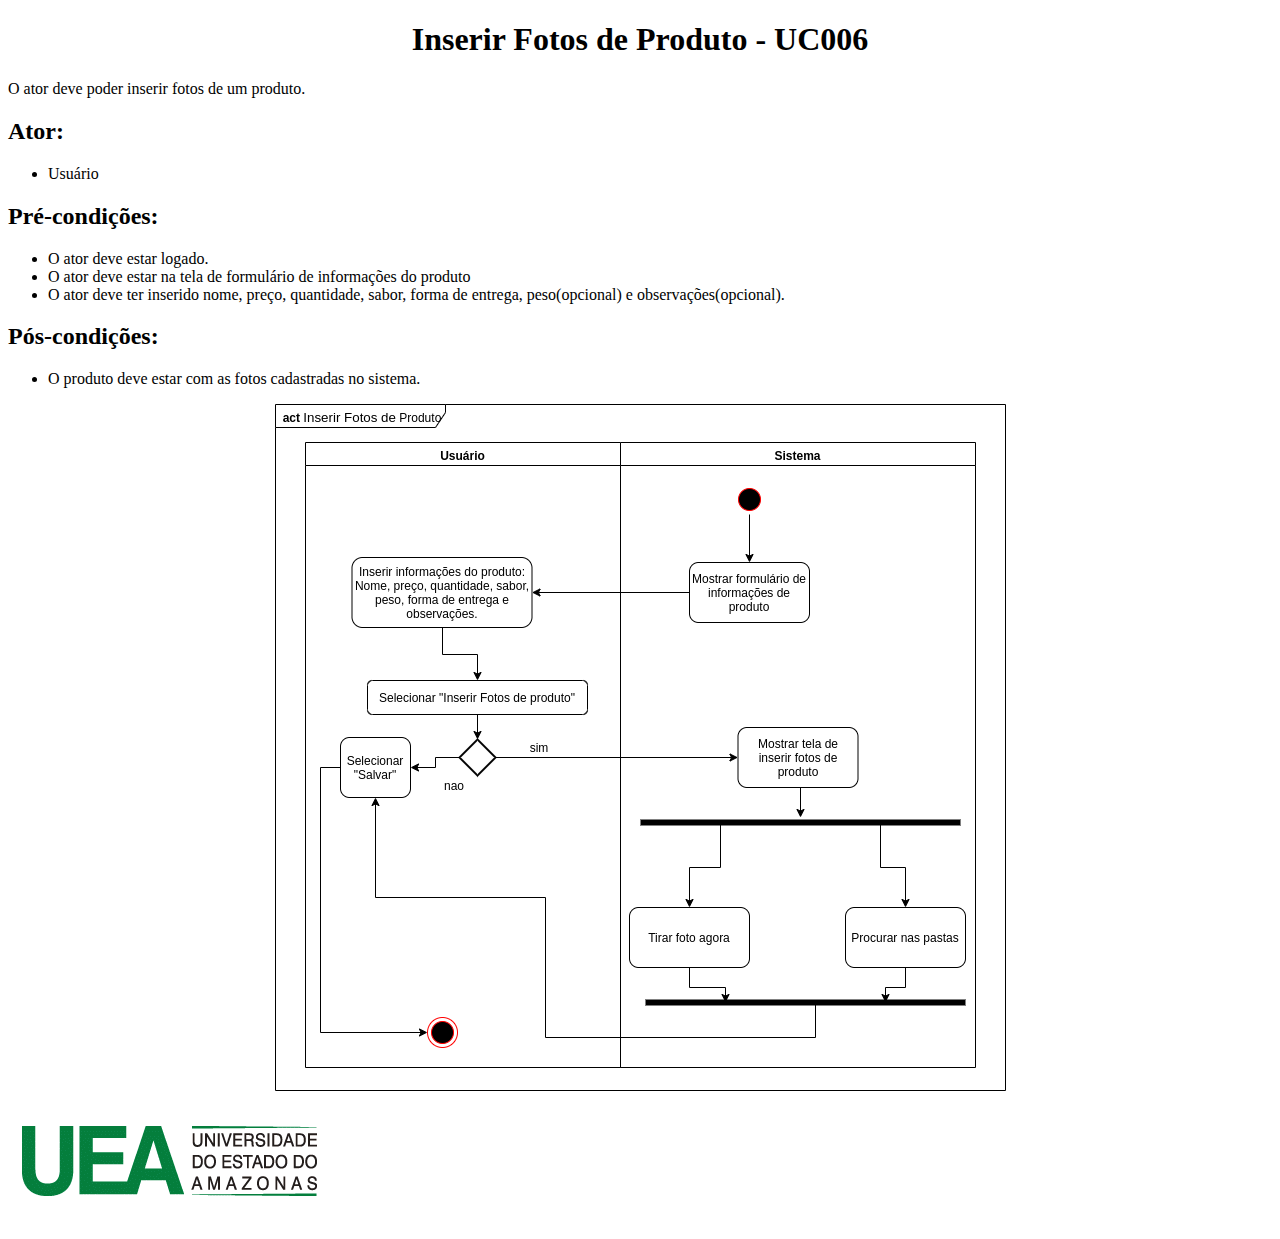
<file: templates/UC/uc006.html>
<!DOCTYPE html>
<html>
	<head>
		<meta charset="utf-8"/>
		<title>Inserir Fotos de Produto - UC006</title>
	</head>
	<body>
		<div id="main-div">
			 <h1 align="center">Inserir Fotos de Produto - UC006 </h1>
			<p>O ator deve poder inserir fotos de um produto.</p>
			<h2>Ator: </h2>
			<ul><li>Usuário</li></ul>
			<h2>Pré-condições:</h2>
			<ul>
				<li>O ator deve estar logado.</li>
				<li>O ator deve estar na tela de formulário de informações do produto</li>
				<li> O ator deve ter inserido nome, preço, quantidade, sabor, forma de entrega, peso(opcional) e observações(opcional).</li>
			</ul>
			<h2>Pós-condições:</h2>
			<ul>
				<li>O produto deve estar com as fotos cadastradas no sistema.</li>
			</ul>
			<center><img src="uc006.png" alt="uc006"></center>
			<img id="UEA-LOGO" src="uea-logo.png" alt="UEA Logo">
		</div>
	</body>
</html>
</file>
<file: css/linearicons.css>
@font-face {
	font-family: 'Linearicons-Free';
	src:url('../fonts/Linearicons-Free.eot?w118d');
	src:url('../fonts/Linearicons-Free.eot?#iefixw118d') format('embedded-opentype'),
		url('../fonts/Linearicons-Free.woff2?w118d') format('woff2'),
		url('../fonts/Linearicons-Free.woff?w118d') format('woff'),
		url('../fonts/Linearicons-Free.ttf?w118d') format('truetype'),
		url('../fonts/Linearicons-Free.svg?w118d#Linearicons-Free') format('svg');
	font-weight: normal;
	font-style: normal;
}

.lnr {
	font-family: 'Linearicons-Free';
	speak: none;
	font-style: normal;
	font-weight: normal;
	font-variant: normal;
	text-transform: none;
	line-height: 1;

	/* Better Font Rendering =========== */
	-webkit-font-smoothing: antialiased;
	-moz-osx-font-smoothing: grayscale;
}

.lnr-home:before {
	content: "\e800";
}
.lnr-apartment:before {
	content: "\e801";
}
.lnr-pencil:before {
	content: "\e802";
}
.lnr-magic-wand:before {
	content: "\e803";
}
.lnr-drop:before {
	content: "\e804";
}
.lnr-lighter:before {
	content: "\e805";
}
.lnr-poop:before {
	content: "\e806";
}
.lnr-sun:before {
	content: "\e807";
}
.lnr-moon:before {
	content: "\e808";
}
.lnr-cloud:before {
	content: "\e809";
}
.lnr-cloud-upload:before {
	content: "\e80a";
}
.lnr-cloud-download:before {
	content: "\e80b";
}
.lnr-cloud-sync:before {
	content: "\e80c";
}
.lnr-cloud-check:before {
	content: "\e80d";
}
.lnr-database:before {
	content: "\e80e";
}
.lnr-lock:before {
	content: "\e80f";
}
.lnr-cog:before {
	content: "\e810";
}
.lnr-trash:before {
	content: "\e811";
}
.lnr-dice:before {
	content: "\e812";
}
.lnr-heart:before {
	content: "\e813";
}
.lnr-star:before {
	content: "\e814";
}
.lnr-star-half:before {
	content: "\e815";
}
.lnr-star-empty:before {
	content: "\e816";
}
.lnr-flag:before {
	content: "\e817";
}
.lnr-envelope:before {
	content: "\e818";
}
.lnr-paperclip:before {
	content: "\e819";
}
.lnr-inbox:before {
	content: "\e81a";
}
.lnr-eye:before {
	content: "\e81b";
}
.lnr-printer:before {
	content: "\e81c";
}
.lnr-file-empty:before {
	content: "\e81d";
}
.lnr-file-add:before {
	content: "\e81e";
}
.lnr-enter:before {
	content: "\e81f";
}
.lnr-exit:before {
	content: "\e820";
}
.lnr-graduation-hat:before {
	content: "\e821";
}
.lnr-license:before {
	content: "\e822";
}
.lnr-music-note:before {
	content: "\e823";
}
.lnr-film-play:before {
	content: "\e824";
}
.lnr-camera-video:before {
	content: "\e825";
}
.lnr-camera:before {
	content: "\e826";
}
.lnr-picture:before {
	content: "\e827";
}
.lnr-book:before {
	content: "\e828";
}
.lnr-bookmark:before {
	content: "\e829";
}
.lnr-user:before {
	content: "\e82a";
}
.lnr-users:before {
	content: "\e82b";
}
.lnr-shirt:before {
	content: "\e82c";
}
.lnr-store:before {
	content: "\e82d";
}
.lnr-cart:before {
	content: "\e82e";
}
.lnr-tag:before {
	content: "\e82f";
}
.lnr-phone-handset:before {
	content: "\e830";
}
.lnr-phone:before {
	content: "\e831";
}
.lnr-pushpin:before {
	content: "\e832";
}
.lnr-map-marker:before {
	content: "\e833";
}
.lnr-map:before {
	content: "\e834";
}
.lnr-location:before {
	content: "\e835";
}
.lnr-calendar-full:before {
	content: "\e836";
}
.lnr-keyboard:before {
	content: "\e837";
}
.lnr-spell-check:before {
	content: "\e838";
}
.lnr-screen:before {
	content: "\e839";
}
.lnr-smartphone:before {
	content: "\e83a";
}
.lnr-tablet:before {
	content: "\e83b";
}
.lnr-laptop:before {
	content: "\e83c";
}
.lnr-laptop-phone:before {
	content: "\e83d";
}
.lnr-power-switch:before {
	content: "\e83e";
}
.lnr-bubble:before {
	content: "\e83f";
}
.lnr-heart-pulse:before {
	content: "\e840";
}
.lnr-construction:before {
	content: "\e841";
}
.lnr-pie-chart:before {
	content: "\e842";
}
.lnr-chart-bars:before {
	content: "\e843";
}
.lnr-gift:before {
	content: "\e844";
}
.lnr-diamond:before {
	content: "\e845";
}
.lnr-linearicons:before {
	content: "\e846";
}
.lnr-dinner:before {
	content: "\e847";
}
.lnr-coffee-cup:before {
	content: "\e848";
}
.lnr-leaf:before {
	content: "\e849";
}
.lnr-paw:before {
	content: "\e84a";
}
.lnr-rocket:before {
	content: "\e84b";
}
.lnr-briefcase:before {
	content: "\e84c";
}
.lnr-bus:before {
	content: "\e84d";
}
.lnr-car:before {
	content: "\e84e";
}
.lnr-train:before {
	content: "\e84f";
}
.lnr-bicycle:before {
	content: "\e850";
}
.lnr-wheelchair:before {
	content: "\e851";
}
.lnr-select:before {
	content: "\e852";
}
.lnr-earth:before {
	content: "\e853";
}
.lnr-smile:before {
	content: "\e854";
}
.lnr-sad:before {
	content: "\e855";
}
.lnr-neutral:before {
	content: "\e856";
}
.lnr-mustache:before {
	content: "\e857";
}
.lnr-alarm:before {
	content: "\e858";
}
.lnr-bullhorn:before {
	content: "\e859";
}
.lnr-volume-high:before {
	content: "\e85a";
}
.lnr-volume-medium:before {
	content: "\e85b";
}
.lnr-volume-low:before {
	content: "\e85c";
}
.lnr-volume:before {
	content: "\e85d";
}
.lnr-mic:before {
	content: "\e85e";
}
.lnr-hourglass:before {
	content: "\e85f";
}
.lnr-undo:before {
	content: "\e860";
}
.lnr-redo:before {
	content: "\e861";
}
.lnr-sync:before {
	content: "\e862";
}
.lnr-history:before {
	content: "\e863";
}
.lnr-clock:before {
	content: "\e864";
}
.lnr-download:before {
	content: "\e865";
}
.lnr-upload:before {
	content: "\e866";
}
.lnr-enter-down:before {
	content: "\e867";
}
.lnr-exit-up:before {
	content: "\e868";
}
.lnr-bug:before {
	content: "\e869";
}
.lnr-code:before {
	content: "\e86a";
}
.lnr-link:before {
	content: "\e86b";
}
.lnr-unlink:before {
	content: "\e86c";
}
.lnr-thumbs-up:before {
	content: "\e86d";
}
.lnr-thumbs-down:before {
	content: "\e86e";
}
.lnr-magnifier:before {
	content: "\e86f";
}
.lnr-cross:before {
	content: "\e870";
}
.lnr-menu:before {
	content: "\e871";
}
.lnr-list:before {
	content: "\e872";
}
.lnr-chevron-up:before {
	content: "\e873";
}
.lnr-chevron-down:before {
	content: "\e874";
}
.lnr-chevron-left:before {
	content: "\e875";
}
.lnr-chevron-right:before {
	content: "\e876";
}
.lnr-arrow-up:before {
	content: "\e877";
}
.lnr-arrow-down:before {
	content: "\e878";
}
.lnr-arrow-left:before {
	content: "\e879";
}
.lnr-arrow-right:before {
	content: "\e87a";
}
.lnr-move:before {
	content: "\e87b";
}
.lnr-warning:before {
	content: "\e87c";
}
.lnr-question-circle:before {
	content: "\e87d";
}
.lnr-menu-circle:before {
	content: "\e87e";
}
.lnr-checkmark-circle:before {
	content: "\e87f";
}
.lnr-cross-circle:before {
	content: "\e880";
}
.lnr-plus-circle:before {
	content: "\e881";
}
.lnr-circle-minus:before {
	content: "\e882";
}
.lnr-arrow-up-circle:before {
	content: "\e883";
}
.lnr-arrow-down-circle:before {
	content: "\e884";
}
.lnr-arrow-left-circle:before {
	content: "\e885";
}
.lnr-arrow-right-circle:before {
	content: "\e886";
}
.lnr-chevron-up-circle:before {
	content: "\e887";
}
.lnr-chevron-down-circle:before {
	content: "\e888";
}
.lnr-chevron-left-circle:before {
	content: "\e889";
}
.lnr-chevron-right-circle:before {
	content: "\e88a";
}
.lnr-crop:before {
	content: "\e88b";
}
.lnr-frame-expand:before {
	content: "\e88c";
}
.lnr-frame-contract:before {
	content: "\e88d";
}
.lnr-layers:before {
	content: "\e88e";
}
.lnr-funnel:before {
	content: "\e88f";
}
.lnr-text-format:before {
	content: "\e890";
}
.lnr-text-format-remove:before {
	content: "\e891";
}
.lnr-text-size:before {
	content: "\e892";
}
.lnr-bold:before {
	content: "\e893";
}
.lnr-italic:before {
	content: "\e894";
}
.lnr-underline:before {
	content: "\e895";
}
.lnr-strikethrough:before {
	content: "\e896";
}
.lnr-highlight:before {
	content: "\e897";
}
.lnr-text-align-left:before {
	content: "\e898";
}
.lnr-text-align-center:before {
	content: "\e899";
}
.lnr-text-align-right:before {
	content: "\e89a";
}
.lnr-text-align-justify:before {
	content: "\e89b";
}
.lnr-line-spacing:before {
	content: "\e89c";
}
.lnr-indent-increase:before {
	content: "\e89d";
}
.lnr-indent-decrease:before {
	content: "\e89e";
}
.lnr-pilcrow:before {
	content: "\e89f";
}
.lnr-direction-ltr:before {
	content: "\e8a0";
}
.lnr-direction-rtl:before {
	content: "\e8a1";
}
.lnr-page-break:before {
	content: "\e8a2";
}
.lnr-sort-alpha-asc:before {
	content: "\e8a3";
}
.lnr-sort-amount-asc:before {
	content: "\e8a4";
}
.lnr-hand:before {
	content: "\e8a5";
}
.lnr-pointer-up:before {
	content: "\e8a6";
}
.lnr-pointer-right:before {
	content: "\e8a7";
}
.lnr-pointer-down:before {
	content: "\e8a8";
}
.lnr-pointer-left:before {
	content: "\e8a9";
}
</file>
<file: style.css>
/*-----------------------------------------------------------------------------------
Template Name: Appy HTML5 Template,
Template URI: http://www.themectg.com
Description: This is html5 template
Author: Ashekur Rahman Hridoy
Author URI: http://www.facebook.com/ashekur.rahman.hridoy
Version: 1.0
-----------------------------------------------------------------------------------
CSS INDEX
===================
1. Google font
2. Theme Default CSS
3. Button-Style
4. Helper-Classes
5. MainMenu-Area
6. Page-Title
7. Home-Area
8. Progress-Area
9. Video-Area
10. Feature-Area
11. Service-Box
12. Testimonial-Area
13. Gallery-Area
14. Download-Area
15. Price-Area
16. Questions-area
17. Subscribe-Form
18. Footer-Area
19. ScrollUp-Button
20. Blog-Post
21. Pagination
22. Comment-Respond
23. Form-Stype
-----------------------------------------------------------------------------------*/

/*-----------------
1. Google font
------------------*/

@import url('https://fonts.googleapis.com/css?family=Open+Sans:300,400,400i,600,700,800');

/*-------------------
2. Theme Default CSS
--------------------*/

* {
    outline: none;
}

a {
    text-decoration: none;
    outline: none;
    -webkit-transition: 0.4s;
    -o-transition: 0.4s;
    transition: 0.4s;
    color: #333333;
}

input:focus,
button:focus,
a:focus,
a:hover {
    text-decoration: none;
    outline: none;
    color: #522799;
}

img {
    max-width: 100%;
    height: auto;
}

h1,
h2,
h3,
h4,
h5,
h6 {
    margin: 0 0 15px;
    font-weight: 400;
    line-height: 1.4em;
}

h1 {
    font-size: 60px;
}

h2 {
    font-size: 50px;
}

h3 {
    font-size: 32px;
}

html,
body {
    height: 100%
}

body {
    font-family: 'Open Sans', sans-serif;
    font-weight: 400;
    font-size: 16px;
    line-height: 32px;
    color: #8790af;
}


/* Remove Chrome Input Field's Unwanted Yellow Background Color */

input:-webkit-autofill,
input:-webkit-autofill:hover,
input:-webkit-autofill:focus {
    -webkit-box-shadow: 0 0 0px 1000px white inset !important;
}

/*-- 3. Button-Style --*/

.bttn-white {
    position: relative;
    background: rgb(203,96,179); /* Old browsers */
    background: -moz-linear-gradient(left,  rgba(203,96,179,1) 0%, rgba(203,96,179,1) 1%, rgba(82,39,153,1) 100%); /* FF3.6-15 */
    background: -webkit-linear-gradient(left,  rgba(203,96,179,1) 0%,rgba(203,96,179,1) 1%,rgba(82,39,153,1) 100%); /* Chrome10-25,Safari5.1-6 */
    background: linear-gradient(to right,  rgba(203,96,179,1) 0%,rgba(203,96,179,1) 1%,rgba(82,39,153,1) 100%); /* W3C, IE10+, FF16+, Chrome26+, Opera12+, Safari7+ */
    filter: progid:DXImageTransform.Microsoft.gradient( startColorstr='#cb60b3', endColorstr='#522799',GradientType=1 ); /* IE6-9 */
    
    z-index: -1;
    overflow: hidden;
    z-index: 1;
    margin-right: 10px;
    border: none;
}

.bttn-white img {
    height: 20px;
    margin-right: 5px;
    margin-top: -5px;
    display: inline-block;
}



.bttn-white:before {
    content: "";
    position: absolute;
    left: 0;
    top: 0;
    width: 100%;
    height: 100%;
    background-color: #ffffff;
    z-index: -1;
    -webkit-transition: 0.3s;
    -o-transition: 0.3s;
    transition: 0.3s;
    opacity: 1;
}

.bttn-white.active,
.bttn-white:hover {
    color: #ffffff;
}

.bttn-white.active:before,
.bttn-white:hover:before {
    opacity: 0;
}

.bttn-default,
.bttn-white {
    padding: 12px 30px;
    background-color: #ffffff;
    display: inline-block;
    color: #768ede;
    text-transform: uppercase;
    border-radius: 50px;
    letter-spacing: 1.5px;
    font-weight: 700;
    font-size: 14px;
    -webkit-transition: 0.3s;
    -o-transition: 0.3s;
    transition: 0.3s;
    border: none;
}

.bttn-default .lnr,
.bttn-white .lnr {
    margin-right: 10px;
}


.bttn-default {
    padding: 12px 40px;
    /* Permalink - use to edit and share this gradient: http://colorzilla.com/gradient-editor/#482cbf+0,6ac6f0+100 */
    background: rgb(72, 44, 191);
    /* Old browsers */
    /* FF3.6-15 */
    background: rgb(203,96,179); /* Old browsers */
    background: -moz-linear-gradient(left,  rgba(203,96,179,1) 0%, rgba(203,96,179,1) 1%, rgba(82,39,153,1) 100%); /* FF3.6-15 */
    background: -webkit-linear-gradient(left,  rgba(203,96,179,1) 0%,rgba(203,96,179,1) 1%,rgba(82,39,153,1) 100%); /* Chrome10-25,Safari5.1-6 */
    background: linear-gradient(to right,  rgba(203,96,179,1) 0%,rgba(203,96,179,1) 1%,rgba(82,39,153,1) 100%); /* W3C, IE10+, FF16+, Chrome26+, Opera12+, Safari7+ */
    filter: progid:DXImageTransform.Microsoft.gradient( startColorstr='#cb60b3', endColorstr='#522799',GradientType=1 ); /* IE6-9 */
    color: #ffffff;
    -webkit-box-shadow: 0 0 0 0 rgba(0, 0, 0, 0.1);
    box-shadow: 0 0 0 0 rgba(0, 0, 0, 0.1);
    -webkit-transform: translateY(0);
    -ms-transform: translateY(0);
    transform: translateY(0);
}

.bttn-default:hover {
    color: #ffffff;
    -webkit-box-shadow: 0 25px 50px -20px rgba(0, 0, 0, 0.6);
    box-shadow: 0 25px 50px -20px rgba(0, 0, 0, 0.6);
    -webkit-transform: translateY(-5px);
    -ms-transform: translateY(-5px);
    transform: translateY(-5px);
}

.sq {
    border-radius: 3px !important;
}


/*-- 4. Helper-Classes --*/

.section-padding-top {
    padding-top: 120px;
}

.section-padding {
    padding-top: 120px;
    padding-bottom: 120px;
}

.upper {
    text-transform: uppercase;
}

.angle,
.overlay {
    position: relative;
    z-index: 1;
}

.overlay:before {
    content: "";
    position: absolute;
    left: 0;
    top: 0;
    width: 100%;
    height: 100%;
    /* Permalink - use to edit and share this gradient: http://colorzilla.com/gradient-editor/#482cbf+0,6ac6f0+100 */
    /* Permalink - use to edit and share this gradient: https://colorzilla.com/gradient-editor/#cb60b3+0,cb60b3+1,522799+100&0.74+0,0.94+100 */
    background: -moz-linear-gradient(left,  rgba(203,96,179,0.74) 0%, rgba(203,96,179,0.74) 1%, rgba(82,39,153,0.94) 100%); /* FF3.6-15 */
    background: -webkit-linear-gradient(left,  rgba(203,96,179,0.74) 0%,rgba(203,96,179,0.74) 1%,rgba(82,39,153,0.94) 100%); /* Chrome10-25,Safari5.1-6 */
    background: linear-gradient(to right,  rgba(203,96,179,0.74) 0%,rgba(203,96,179,0.74) 1%,rgba(82,39,153,0.94) 100%); /* W3C, IE10+, FF16+, Chrome26+, Opera12+, Safari7+ */
    filter: progid:DXImageTransform.Microsoft.gradient( startColorstr='#bdcb60b3', endColorstr='#f0522799',GradientType=1 ); /* IE6-9 */
    /* IE6-9 fallback on horizontal gradient */
    z-index: -2;
    

}

.angle:after {
    content: "";
    position: absolute;
    left: 0;
    bottom: 0;
    width: 100%;
    height: 150px;
    background: rgb(203,96,179); /* Old browsers */
    background: -moz-linear-gradient(left,  rgba(203,96,179,1) 0%, rgba(203,96,179,1) 1%, rgba(82,39,153,1) 100%); /* FF3.6-15 */
    background: -webkit-linear-gradient(left,  rgba(203,96,179,1) 0%,rgba(203,96,179,1) 1%,rgba(82,39,153,1) 100%); /* Chrome10-25,Safari5.1-6 */
    background: linear-gradient(to right,  rgba(203,96,179,1) 0%,rgba(203,96,179,1) 1%,rgba(82,39,153,1) 100%); /* W3C, IE10+, FF16+, Chrome26+, Opera12+, Safari7+ */
    filter: progid:DXImageTransform.Microsoft.gradient( startColorstr='#cb60b3', endColorstr='#522799',GradientType=1 ); /* IE6-9 */
    z-index: -1;
}

.dark-color {
    color: #434345
}

.blue-color {
    color: #522799;
}

.white-color {
    color: #ffffff !important;
}

.gray-bg {
    background-color: #f5f6ff;
}

/*-- 5. MainMenu-Area --*/

.mainmenu-area {
    position: absolute;
    left: 0;
    top: 0;
    width: 100%;
    z-index: 9999;
    padding: 20px 140px 15px 0;
    background: transparent;
    -webkit-transition: 0.3s;
    -o-transition: 0.3s;
    transition: 0.3s;
}

.mainmenu-area:before {
    content: '';
    position: absolute;
    left: 0;
    top: 0;
    width: 100%;
    height: 100%;
    /* Permalink - use to edit and share this gradient: https://colorzilla.com/gradient-editor/#cb60b3+0,cb60b3+1,522799+100 */
    background: rgb(203,96,179); /* Old browsers */
    background: -moz-linear-gradient(left,  rgba(203,96,179,1) 0%, rgba(203,96,179,1) 1%, rgba(82,39,153,1) 100%); /* FF3.6-15 */
    background: -webkit-linear-gradient(left,  rgba(203,96,179,1) 0%,rgba(203,96,179,1) 1%,rgba(82,39,153,1) 100%); /* Chrome10-25,Safari5.1-6 */
    background: linear-gradient(to right,  rgba(203,96,179,1) 0%,rgba(203,96,179,1) 1%,rgba(82,39,153,1) 100%); /* W3C, IE10+, FF16+, Chrome26+, Opera12+, Safari7+ */
    filter: progid:DXImageTransform.Microsoft.gradient( startColorstr='#cb60b3', endColorstr='#522799',GradientType=1 ); /* IE6-9 */

    z-index: -1;
    opacity: 0;
    -webkit-transition: 0.3s;
    -o-transition: 0.3s;
    transition: 0.3s;
}

.mainmenu-area.affix {
    position: fixed;
    top: 0;
}

.mainmenu-area.affix:before {
    opacity: 1;
}

.mainmenu-area .right-button {
    position: absolute;
    right: 15px;
    top: 12px;
}

.mainmenu-area .right-button a {
    color: #ffffff;
    padding: 10px 40px;
    border-radius: 50px;
    background-color: rgba(255, 255, 255, 0.3);
    display: inline-block;
    text-transform: uppercase;
    letter-spacing: 1.5px;
    font-weight: 700;
    font-size: 14px;
}

.mainmenu-area .right-button a:hover {
    background-color: rgba(255, 255, 255, 1);
    color: #768ede;
}

.mainmenu-area ul.mainmenu {
    text-align: center;
    float: none;
    display: block;
}

.mainmenu-area ul.mainmenu li {
    float: none;
    display: inline-block;
    text-align: center;
}

.mainmenu-area ul.nav.navbar-nav li a {
    color: #ffffff;
    padding: 10px 2px;
    text-transform: capitalize;
    background: transparent;
    font-weight: 600;
    border-bottom: 2px solid transparent;
    margin: 0 15px;
}

.mainmenu-area ul.nav.navbar-nav li a:hover,
.mainmenu-area ul.nav.navbar-nav li.active a {
    border-bottom-color: #ffffff;
}

.mainmenu-area .navbar-brand {
    height: auto;
    padding: 0 15px;
}

.mainmenu-area .navbar-brand img {
    height: 40px;
}

/*-- 6. Page-Title --*/

.page-title .title {
    position: relative;
    display: inline-block;
    text-transform: uppercase;
    letter-spacing: 1.5px;
    color: #8790af;
    font-weight: 600;
}

.text-center.page-title .title:before,
.page-title .title:after {
    content: '';
    width: 50px;
    height: 1px;
    display: inline-block;
    background-color: #e1e1e1;
    margin: 0 15px;
    -webkit-transform: translateY(-4px);
    -ms-transform: translateY(-4px);
    transform: translateY(-4px);
}

/*-- 7. Home-Area --*/

.home-area {
    width: 100%;
    background: url('images/header-bg.jpg') no-repeat scroll center bottom / cover;
    padding-top: 26vh;
    color: #ffffff;
    margin-bottom: 100px;
}

.home-area .mobile-image {
    margin-right: 0;
    margin-left: 0;
    margin-bottom: -158px;
}

/*-- 8. Progress-Area --*/

.progress-area {
    background-image: url('images/progress-bg.jpg');
    background-repeat: no-repeat;
    background-position: right center;
    background-size: auto 100%;
    margin-top: 90px;
    margin-bottom: 220px;
}

.progress-area .mobile-image {
    margin-top: -90px;
    margin-bottom: -153px;
}

/*-- 9. Video-Area --*/

.video-area {
    background-image: url('images/video-bg.jpg');
    background-repeat: no-repeat;
    background-position: left center;
    background-size: auto 100%;
    margin-bottom: 120px;
}

.video-photo {
    position: relative;
    border-radius: 5px;
    overflow: hidden;
}

.video-photo > img {
    width: 100%;
}

.video-area a.video-button {
    position: absolute;
    top: 50%;
    left: 50%;
    -webkit-transform: translate(-50%, -50%);
    -ms-transform: translate(-50%, -50%);
    transform: translate(-50%, -50%);
    border-radius: 50%;
}

/*-- 10. Feature-Area --*/

.feature-area {
    color: #ffffff;
    background-color: #A377C2;
    background-image: url('images/feature-bg.png');
    background-position: bottom -120px center;
    background-repeat: no-repeat;
    background-size: auto 94%;
    margin-bottom: 142px;
}

.feature-area .page-title .title {
    color: #ffffff;
}

.feature-area .mobile-image {
    margin-bottom: -142px;
}

/*-- 11. Service-Box --*/

.service-box {
    position: relative;
    padding-left: 100px;
}

.team-slide .owl-controls .owl-nav > div,
.service-box .box-icon {
    position: absolute;
    left: 0;
    top: 0;
    width: 70px;
    height: 70px;
    border-radius: 100%;
    text-align: center;
    font-size: 20px;
    line-height: 72px;
    /* Permalink - use to edit and share this gradient: http://colorzilla.com/gradient-editor/#482cbf+0,6ac6f0+100 */
    background: rgb(203,96,179); /* Old browsers */
    background: -moz-linear-gradient(left,  rgba(203,96,179,1) 0%, rgba(203,96,179,1) 1%, rgba(82,39,153,1) 100%); /* FF3.6-15 */
    background: -webkit-linear-gradient(left,  rgba(203,96,179,1) 0%,rgba(203,96,179,1) 1%,rgba(82,39,153,1) 100%); /* Chrome10-25,Safari5.1-6 */
    background: linear-gradient(to right,  rgba(203,96,179,1) 0%,rgba(203,96,179,1) 1%,rgba(82,39,153,1) 100%); /* W3C, IE10+, FF16+, Chrome26+, Opera12+, Safari7+ */
    filter: progid:DXImageTransform.Microsoft.gradient( startColorstr='#cb60b3', endColorstr='#522799',GradientType=1 ); /* IE6-9 */
    overflow: hidden;
    z-index: 1;
    color: #522799;
    -webkit-transition: 0.3s;
    -o-transition: 0.3s;
    transition: 0.3s;
    -webkit-box-shadow: 0 0 30px 0 rgba(0, 0, 0, 0.2);
    box-shadow: 0 0 30px 0 rgba(0, 0, 0, 0.2);
}

.team-slide .owl-controls .owl-nav > div:hover,
.service-box:hover .box-icon {
    color: #ffffff;
}

.team-slide .owl-controls .owl-nav > div:before,
.service-box .box-icon:before {
    content: '';
    position: absolute;
    left: 0;
    top: 0;
    width: 100%;
    height: 100%;
    background-color: #ffffff;
    z-index: -1;
    -webkit-transition: 0.3s;
    -o-transition: 0.3s;
    transition: 0.3s;
    opacity: 1;
}

.team-slide .owl-controls .owl-nav > div:hover:before,
.service-box:hover .box-icon:before {
    opacity: 0;
}

.service-box h4 {
    margin-bottom: 10px;
}

/*-- 12. Testimonial-Area --*/

.testimonial-area {
    padding-top: 60px;
    padding-bottom: 120px;
}

.team-box {
    position: relative;
    padding: 55px 30px 30px 30px;
    -webkit-box-shadow: 0 0 30px -5px rgba(0, 0, 0, 0.1);
    box-shadow: 0 0 30px -5px rgba(0, 0, 0, 0.1);
    border-radius: 5px;
    margin-top: 40px;
    -webkit-transition: 0.3s;
    -o-transition: 0.3s;
    transition: 0.3s;
    margin-bottom: 30px;
    margin-left: 15px;
    margin-right: 15px;
}

.team-box:hover {
    -webkit-box-shadow: 0 0 60px 0 rgba(0, 0, 0, 0.1);
    box-shadow: 0 0 60px 0 rgba(0, 0, 0, 0.1);
}

.team-box .team-image {
    position: absolute;
    top: -40px;
    width: 80px;
    height: 80px;
    border-radius: 100%;
    background-color: #ffffff;
    text-align: center;
    overflow: hidden;
    border: 5px solid #ffffff;
    -webkit-box-shadow: 0 0 10px 0 rgba(0, 0, 0, 0.1);
    box-shadow: 0 0 10px 0 rgba(0, 0, 0, 0.1)
}

.team-box h4 {
    color: #522799;
    font-weight: 600;
    font-size: 20px;
}

.team-box h6.position {
    font-size: 14px;
    font-style: italic;
    font-weight: 400;
}

.team-slide .owl-controls .owl-nav > div {
    position: absolute;
    top: 50%;
    left: auto;
    right: 100%;
    -webkit-transform: translateY(-50%);
    -ms-transform: translateY(-50%);
    transform: translateY(-50%)
}

.team-slide .owl-controls .owl-nav > div.owl-next {
    right: auto;
    left: 100%;
}

/*-- 13. Gallery-Area --*/

.gallery-area {
    /* Permalink - use to edit and share this gradient: http://colorzilla.com/gradient-editor/#482cbf+0,6ac6f0+100 */
    background: rgb(72, 44, 191);
    /* Old browsers */
    /* FF3.6-15 */
    background: -webkit-linear-gradient(45deg, rgba(72, 44, 191, 1) 0%, rgba(106, 198, 240, 1) 100%);
    /* Chrome10-25,Safari5.1-6 */
    background: -o-linear-gradient(45deg, rgba(72, 44, 191, 1) 0%, rgba(106, 198, 240, 1) 100%);
    background: linear-gradient(45deg, rgba(72, 44, 191, 1) 0%, rgba(106, 198, 240, 1) 100%);
    /* W3C, IE10+, FF16+, Chrome26+, Opera12+, Safari7+ */
    filter: progid:DXImageTransform.Microsoft.gradient( startColorstr='#482cbf', endColorstr='#6ac6f0', GradientType=1);
    /* IE6-9 fallback on horizontal gradient */
    color: #ffffff;
}

.gallery-slide .owl-stage-outer {
    background: url('images/mobile-screen.png') no-repeat center right / auto 100%;

}

.gallery-slide .item {
    margin: 58px 17px 70px 15px;
    overflow: hidden;
    border-radius: 2px;
}

.gallery-slide .owl-controls {
    position: static;
    text-align: right;
    padding-right: 80px;
}

.gallery-slide .owl-controls .owl-nav > div {
    display: inline-block;
    background-color: #ffffff;
    width: 70px;
    height: 70px;
    border-radius: 50%;
    text-align: center;
    line-height: 70px;
    color: #522799;
    margin: 5px;
}

.gallery-slide .owl-controls .owl-dots .owl-dot {
    display: inline-block;
    margin: 3px;
}

.gallery-slide .owl-controls .owl-dots .owl-dot span {
    display: inline-block;
    width: 5px;
    height: 5px;
    margin: 5px;
    border-radius: 50%;
    background-color: #ffffff;
    opacity: 0.5;
    -webkit-transition: 0.3s;
    -o-transition: 0.3s;
    transition: 0.3s;
    -webkit-transform: scale(1);
    -ms-transform: scale(1);
    transform: scale(1);
}

.gallery-slide .owl-controls .owl-dots .owl-dot.active span {
    opacity: 1;
    -webkit-transform: scale(2);
    -ms-transform: scale(2);
    transform: scale(2);
}

/*-- 14. Download-Area --*/

.download-area {
    background-image: url('images/download-bg.png');
    background-repeat: no-repeat;
    background-position: center center;
    background-size: cover;
    margin-top: 70px;
    margin-bottom: 100px;
    color: #ffffff;
}

.download-area .mobile-image {
    margin-top: -106px;
    margin-bottom: -200px;
}

/*-- 15. Price-Area --*/

.price-box {
    border-radius: 5px;
    overflow: hidden;
    text-align: center;
    color: #8790af;
    -webkit-box-shadow: 0 0 15px -5px rgba(0, 0, 0, 0.1);
    box-shadow: 0 0 15px -5px rgba(0, 0, 0, 0.1);
    -webkit-transition: 0.3s;
    -o-transition: 0.3s;
    transition: 0.3s;
}

.price-box:hover {
    -webkit-box-shadow: 0 0 50px -15px #4d43c6;
    box-shadow: 0 0 50px -15px #4d43c6;
}

.price-box .price-header {
    background-color: #f2f3fc;
    padding: 40px;
    color: #768ede;
    /* Permalink - use to edit and share this gradient: http://colorzilla.com/gradient-editor/#482cbf+0,6ac6f0+100 */
    background: rgb(203,96,179); /* Old browsers */
    background: -moz-linear-gradient(left,  rgba(203,96,179,1) 0%, rgba(203,96,179,1) 1%, rgba(82,39,153,1) 100%); /* FF3.6-15 */
    background: -webkit-linear-gradient(left,  rgba(203,96,179,1) 0%,rgba(203,96,179,1) 1%,rgba(82,39,153,1) 100%); /* Chrome10-25,Safari5.1-6 */
    background: linear-gradient(to right,  rgba(203,96,179,1) 0%,rgba(203,96,179,1) 1%,rgba(82,39,153,1) 100%); /* W3C, IE10+, FF16+, Chrome26+, Opera12+, Safari7+ */
    filter: progid:DXImageTransform.Microsoft.gradient( startColorstr='#cb60b3', endColorstr='#522799',GradientType=1 ); /* IE6-9 */
    
    position: relative;
    overflow: hidden;
    z-index: 2;
    -webkit-transition: 0.3s;
    -o-transition: 0.3s;
    transition: 0.3s;
}

.price-box .price-header:before {
    content: '';
    position: absolute;
    left: 0;
    top: 0;
    width: 100%;
    height: 100%;
    background-color: #f2f3fc;
    z-index: -1;
    opacity: 1;
    -webkit-transition: 0.3s;
    -o-transition: 0.3s;
    transition: 0.3s;
}

.price-box:hover .price-header {
    color: #ffffff;
}

.price-box:hover .price-header:before {
    opacity: 0;
}


.price-box .price-header .price-icon {
    font-size: 60px;
    margin-bottom: 10px;
}

.price-box .price-header h4 {
    font-weight: 700;
    font-size: 20px;
    letter-spacing: 3px;
}

.price-box .price-body {
    padding: 40px;
}

.price-box .price-body ul {
    list-style: none;
    margin: 0;
    padding: 0;
}

.price-box .price-rate {
    color: #768ede;
    margin-bottom: 40px;
    font-size: 20px;
}

.price-box .price-rate sup {
    top: -20px;
    font-size: 26px;
}

.price-box .price-rate .rate {
    font-size: 56px;
}

.price-box .price-footer {
    margin-bottom: 40px;
}

.price-box .price-footer .bttn-white {
    padding: 13px 50px;
}

.price-box .price-footer .bttn-white:before {
    width: calc(100% - 4px);
    height: calc(100% - 4px);
    border-radius: 100px;
    left: 2px;
    top: 2px;
}

/*-- 16. Questions-area --*/

.questions-area {
    background-color: #f5f6ff;
}

.toggole-boxs {
    margin-top: -20px;
}

.toggole-boxs h3 {
    font-size: 18px;
    background-color: #ffffff;
    margin-bottom: 0;
    margin-top: 20px;
    outline: none;
    padding: 20px 30px 20px 60px;
    color: #434345;
    border-left: 5px solid #5e88fc;
    cursor: pointer;
    position: relative;
}

.toggole-boxs h3:before,
.toggole-boxs h3:after {
    content: '';
    position: absolute;
    left: 30px;
    top: 30px;
    width: 10px;
    height: 2px;
    background-color: #434345;
}

.toggole-boxs h3:before {
    -webkit-transform: rotate(90deg);
    -ms-transform: rotate(90deg);
    transform: rotate(90deg);
    -webkit-transition: 0.3s;
    -o-transition: 0.3s;
    transition: 0.3s;
}

.toggole-boxs h3.ui-state-active:before {
    -webkit-transform: rotate(0deg);
    -ms-transform: rotate(0deg);
    transform: rotate(0deg)
}

.toggole-boxs div {
    background-color: #ffffff;
    padding: 0 30px 20px 60px;
    border-left: 5px solid #522799;
}

/*-- 17. Subscribe-Form --*/

.subscribe-area {
    background: url('images/subscribe-bg.jpg') no-repeat scroll center center / cover;
}

.subscribe-form {
    background-color: #ffffff;
    padding: 60px;
    border-radius: 5px;
}

.subscribe-form form {
    position: relative;
}

.subscribe-form form .control {
    width: 100%;
    height: auto;
    padding: 15px 180px 15px 30px;
    border-radius: 100px;
    border: 1px solid #5e88fc;
}

.subscribe-form form .bttn-white {
    position: absolute;
    right: 0;
    top: 0;
    margin-right: 0;
}

/*-- 18. Footer-Area --*/

.footer-box {
    text-align: center;

}

.footer-box .box-icon {
    width: 75px;
    height: 75px;
    margin: auto auto 30px auto;
    text-align: center;
    line-height: 75px;
    color: #ffffff;
    font-size: 20px;
    /* Permalink - use to edit and share this gradient: http://colorzilla.com/gradient-editor/#482cbf+0,6ac6f0+100 */
    background: rgb(203,96,179); /* Old browsers */
    background: -moz-linear-gradient(left,  rgba(203,96,179,1) 0%, rgba(203,96,179,1) 1%, rgba(82,39,153,1) 100%); /* FF3.6-15 */
    background: -webkit-linear-gradient(left,  rgba(203,96,179,1) 0%,rgba(203,96,179,1) 1%,rgba(82,39,153,1) 100%); /* Chrome10-25,Safari5.1-6 */
    background: linear-gradient(to right,  rgba(203,96,179,1) 0%,rgba(203,96,179,1) 1%,rgba(82,39,153,1) 100%); /* W3C, IE10+, FF16+, Chrome26+, Opera12+, Safari7+ */
    filter: progid:DXImageTransform.Microsoft.gradient( startColorstr='#cb60b3', endColorstr='#522799',GradientType=1 ); /* IE6-9 */
    
    z-index: -1;
    border-radius: 100%;
    position: relative;
    z-index: 1;
    -webkit-transition: 0.3s;
    -o-transition: 0.3s;
    transition: 0.3s;
}

.footer-box .box-icon:before {
    content: "";
    position: absolute;
    left: 4px;
    top: 4px;
    width: calc(100% - 8px);
    height: calc(100% - 8px);
    border: 2px solid #ffffff;
    border-radius: 100%;
    z-index: -1;
    -webkit-transition: 0.3s;
    -o-transition: 0.3s;
    transition: 0.3s
}

.footer-box:hover .box-icon {
    color: #522799;
}

.footer-box:hover .box-icon:before {
    background-color: #ffffff;
}

.footer-bottom {
    padding: 20px 0;
    background-color: #f5f6ff;
    border-top: 1px solid #5e88fc;
}

.footer-bottom .footer-menu ul {
    list-style: none;
    margin: 0;
    padding: 0;
    text-align: right;
}

.footer-bottom .footer-menu ul li {
    display: inline-block;
}

.footer-bottom .footer-menu ul li a {
    padding: 10px;
    color: #8790af
}

.footer-bottom .footer-menu ul li a:hover {
    color: #522799;
}

/*-- 19. ScrollUp-Button --*/

#scrollUp {
    right: 0;
    bottom: 0;
    height: 60px;
    width: 60px;
    text-align: center;
    line-height: 60px;
    font-size: 30px;
    color: #522799;
}

.preloader {
    background-color: #ffffff;
    bottom: 0;
    height: 100%;
    position: fixed;
    top: 0;
    width: 100%;
    z-index: 99999999;
}

.preloader span {
    background: rgb(203,96,179); /* Old browsers */
    background: -moz-linear-gradient(left,  rgba(203,96,179,1) 0%, rgba(203,96,179,1) 1%, rgba(82,39,153,1) 100%); /* FF3.6-15 */
    background: -webkit-linear-gradient(left,  rgba(203,96,179,1) 0%,rgba(203,96,179,1) 1%,rgba(82,39,153,1) 100%); /* Chrome10-25,Safari5.1-6 */
    background: linear-gradient(to right,  rgba(203,96,179,1) 0%,rgba(203,96,179,1) 1%,rgba(82,39,153,1) 100%); /* W3C, IE10+, FF16+, Chrome26+, Opera12+, Safari7+ */
    filter: progid:DXImageTransform.Microsoft.gradient( startColorstr='#cb60b3', endColorstr='#522799',GradientType=1 ); /* IE6-9 */
    
    z-index: -1;
    border-radius: 100%;
    height: 60px;
    width: 60px;
    line-height: 60px;
    position: absolute;
    top: 0;
    right: 0;
    bottom: 0;
    left: 0;
    text-align: center;
    color: #ffffff;
    font-size: 24px;
    margin: auto;
    -webkit-animation: mymove 1.5s infinite linear;
    animation: mymove 1.5s infinite linear;
}

@-webkit-keyframes mymove {
    0 {
        -webkit-box-shadow: 0 0 0 0 rgba(94, 136, 252, 0.6), 0 0 0 0 rgba(94, 136, 252, 0.6);
        box-shadow: 0 0 0 0 rgba(94, 136, 252, 0.6), 0 0 0 0 rgba(94, 136, 252, 0.6);
    }
    25% {
        -webkit-box-shadow: 0 0 0 10px rgba(94, 136, 252, 0.6), 0 0 0 10px rgba(94, 136, 252, 0.6);
        box-shadow: 0 0 0 10px rgba(94, 136, 252, 0.6), 0 0 0 10px rgba(94, 136, 252, 0.6);
    }
    50% {
        -webkit-box-shadow: 0 0 0 10px rgba(94, 136, 252, 0.6), 0 0 0 20px rgba(94, 136, 252, 0.6);
        box-shadow: 0 0 0 10px rgba(94, 136, 252, 0.6), 0 0 0 20px rgba(94, 136, 252, 0.6);
    }
    75% {
        -webkit-box-shadow: 0 0 0 10px rgba(94, 136, 252, 0.6), 0 0 0 10px rgba(94, 136, 252, 0.6);
        box-shadow: 0 0 0 10px rgba(94, 136, 252, 0.6), 0 0 0 10px rgba(94, 136, 252, 0.6);
    }
    100% {
        -webkit-box-shadow: 0 0 0 0 rgba(94, 136, 252, 0.6), 0 0 0 0 rgba(94, 136, 252, 0.6);
        box-shadow: 0 0 0 0 rgba(94, 136, 252, 0.6), 0 0 0 0 rgba(94, 136, 252, 0.6);
    }
}

@keyframes mymove {
    0 {
        -webkit-box-shadow: 0 0 0 0 rgba(94, 136, 252, 0.6), 0 0 0 0 rgba(94, 136, 252, 0.6);
        box-shadow: 0 0 0 0 rgba(94, 136, 252, 0.6), 0 0 0 0 rgba(94, 136, 252, 0.6);
    }
    25% {
        -webkit-box-shadow: 0 0 0 10px rgba(94, 136, 252, 0.6), 0 0 0 10px rgba(94, 136, 252, 0.6);
        box-shadow: 0 0 0 10px rgba(94, 136, 252, 0.6), 0 0 0 10px rgba(94, 136, 252, 0.6);
    }
    50% {
        -webkit-box-shadow: 0 0 0 10px rgba(94, 136, 252, 0.6), 0 0 0 20px rgba(94, 136, 252, 0.6);
        box-shadow: 0 0 0 10px rgba(94, 136, 252, 0.6), 0 0 0 20px rgba(94, 136, 252, 0.6);
    }
    75% {
        -webkit-box-shadow: 0 0 0 10px rgba(94, 136, 252, 0.6), 0 0 0 10px rgba(94, 136, 252, 0.6);
        box-shadow: 0 0 0 10px rgba(94, 136, 252, 0.6), 0 0 0 10px rgba(94, 136, 252, 0.6);
    }
    100% {
        -webkit-box-shadow: 0 0 0 0 rgba(94, 136, 252, 0.6), 0 0 0 0 rgba(94, 136, 252, 0.6);
        box-shadow: 0 0 0 0 rgba(94, 136, 252, 0.6), 0 0 0 0 rgba(94, 136, 252, 0.6);
    }
}

/*-- 20. Blog-Post --*/

.site-header {
    background: rgb(72, 44, 191);
    background: -webkit-linear-gradient(45deg, rgba(72, 44, 191, 1) 0%, rgba(106, 198, 240, 1) 100%);
    background: -o-linear-gradient(45deg, rgba(72, 44, 191, 1) 0%, rgba(106, 198, 240, 1) 100%);
    background: linear-gradient(45deg, rgba(72, 44, 191, 1) 0%, rgba(106, 198, 240, 1) 100%);
    filter: progid:DXImageTransform.Microsoft.gradient( startColorstr='#482cbf', endColorstr='#6ac6f0', GradientType=1);
    color: #ffffff;
    padding: 180px 0 120px;
}

.site-header a {
    color: #ffffff;
}

.breadcrumb {
    background: none;
    display: inline-block;
    margin-top: 10px;
    padding: 0;
}


.post-single:after {
    content: "";
    clear: both;
    display: table;
}

.post-single {
    padding: 30px;
    border-radius: 3px;
    -webkit-box-shadow: 0 0 20px 0 rgba(0, 0, 0, 0.1);
    box-shadow: 0 0 20px 0 rgba(0, 0, 0, 0.1);
    margin-bottom: 30px;
}

.single-post .post-single {
    -webkit-box-shadow: none;
    box-shadow: none;
}

.single-post .post-single .post-media {
    -webkit-box-shadow: 0 0 20px 0 rgba(0, 0, 0, 0.1);
    box-shadow: 0 0 20px 0 rgba(0, 0, 0, 0.1);
    padding: 30px;
    margin-bottom: 30px;
}

.post-single.sticky .post-media {
    width: 55%;
    float: left;
    margin-right: 60px;
}

.post-single .post-media {
    overflow: hidden;
    border-radius: 3px;
}

.post-single .post-media img {
    width: 100%;
}

.post-single .post-meta {
    overflow: hidden;
    margin-top: 20px;
    margin-bottom: 20px;
}

.post-single .post-body .post-meta .post-tags {
    float: left;
}

.post-single .post-body .post-meta .post-date {
    float: right;
}

.post-single .post-body h4 {
    font-size: 22px;
    margin-bottom: 20px;
}

.post-single .post-body .read-more {
    margin-top: 10px;
    display: inline-block;
    text-transform: uppercase;
    letter-spacing: 2px;
    font-weight: 700;
    font-size: 14px;
    color: #768ede;
}

.post-single .post-body .read-more:after {
    content: '\e87a';
    font-family: 'Linearicons-Free';
    margin-left: 5px;
}

/*-- 21. Pagination --*/

.pagination .nav-links {
    padding: 20px;
    -webkit-box-shadow: 0 0 15px 0 rgba(0, 0, 0, 0.1);
    box-shadow: 0 0 15px 0 rgba(0, 0, 0, 0.1);
    display: inline-block;
}

.pagination {
    text-align: center;
    margin-top: 80px;
    width: 100%;
}

.pagination .nav-links .page-numbers {
    width: 40px;
    height: 40px;
    display: inline-block;
    line-height: 40px;
    border-radius: 50%;
}

.pagination .nav-links .page-numbers:hover {
    color: #522799;
    background-color: #f5f6ff;

}

.pagination .nav-links .page-numbers.current {
    background: rgb(203,96,179); /* Old browsers */
    background: -moz-linear-gradient(left,  rgba(203,96,179,1) 0%, rgba(203,96,179,1) 1%, rgba(82,39,153,1) 100%); /* FF3.6-15 */
    background: -webkit-linear-gradient(left,  rgba(203,96,179,1) 0%,rgba(203,96,179,1) 1%,rgba(82,39,153,1) 100%); /* Chrome10-25,Safari5.1-6 */
    background: linear-gradient(to right,  rgba(203,96,179,1) 0%,rgba(203,96,179,1) 1%,rgba(82,39,153,1) 100%); /* W3C, IE10+, FF16+, Chrome26+, Opera12+, Safari7+ */
    filter: progid:DXImageTransform.Microsoft.gradient( startColorstr='#cb60b3', endColorstr='#522799',GradientType=1 ); /* IE6-9 */
    
    z-index: -1;
    color: #ffffff;
}

.post-single blockquote {
    padding: 50px 160px;
    text-align: center;
    -webkit-box-shadow: 0 0 15px 0 rgba(0, 0, 0, 0.1);
    box-shadow: 0 0 15px 0 rgba(0, 0, 0, 0.1);
    font-size: 26px;
    line-height: 1.6em;
    border: none;
    color: #626264;
    background-color: #f4f4f4;
    border: 30px solid #ffffff;
    font-style: italic;
}

/*-- 22. Comment-Respond --*/

.comment-respond h4,
.comments-area .comment-heading {
    font-size: 20px;
    margin-bottom: 40px;
    font-weight: 600;
    color: #434345;
}

.comments-list,
.comments-list ul {
    list-style: none;
}

.comments-list .comment {
    position: relative;
    padding-left: 130px;
}

.comments-list .comment .comment-pic {
    width: 100px;
    height: 100px;
    border-radius: 3px;
    position: absolute;
    left: 0;
    top: 0;
    overflow: hidden;
}

.comments-list .comment .comment-content .comment-header {
    color: #434345
}

.comments-list .comment .comment-content .comment-header h4 {
    font-size: 18px;
    font-weight: 600;
    margin-bottom: 10px;
}

.comments-list li li .comment .comment-pic {
    width: 80px;
    height: 80px;
}

.comments-list li {
    margin-bottom: 30px;
}

/*-- 23. Form-Stype --*/

.form-control {
    border-radius: 2px;
    padding: 15px 20px;
    height: auto;
    -webkit-box-shadow: none;
    box-shadow: none;
}

.form-control:focus {
    -webkit-box-shadow: none;
    box-shadow: none;
}

.form-double .box {
    width: calc(50% - 15px);
    float: left;
}

.form-double .box.last {
    float: right;
}
</file>
<file: css/responsive.css>
/*-- Space-Class --*/

[class|=space] {
    display: block;
    width: 100%;
    overflow: hidden
}

.space-10 {
    height: 10px;
}

.space-20 {
    height: 20px;
}

.space-30 {
    height: 30px;
}

.space-40 {
    height: 40px;
}

.space-50 {
    height: 50px;
}

.space-60 {
    height: 60px;
}

.space-70 {
    height: 70px;
}

.space-80 {
    height: 80px;
}

.space-90 {
    height: 90px;
}

.space-100 {
    height: 100px;
}

/* Medium Layout: 1280px. */

@media only screen and (min-width: 992px) and (max-width: 1280px) {
    .mainmenu-area ul.nav.navbar-nav li a {
        margin: 0 10px;
    }
    .feature-area,
    .testimonial-area,
    .video-area,
    .progress-area {
        background-image: none;
        margin-bottom: 0;
    }
    .testimonial-area {
        padding: 100px 0;
    }
    .team-slide .owl-controls .owl-nav {
        text-align: center;
    }
    .team-slide .owl-controls .owl-nav > div {
        position: static;
        display: inline-block;
        margin: 30px 15px 15px 15px;
    }
    .footer-bottom .footer-menu ul,
    .footer-area {
        text-align: center;
    }
    .angle:after {
        height: 80px;
    }
}

/* Tablet Layout: 768px. */

@media only screen and (min-width: 768px) and (max-width: 991px) {
    .home-area {
        padding: 100px 0;
        margin-bottom: 0;
    }
    .mainmenu-area ul.nav.navbar-nav li a {
        margin: 0 10px;
    }
    .video-area,
    .progress-area {
        background-image: none;
    }
    .mobile-image {
        display: none !important;
    }
    .feature-area,
    .video-area,
    .progress-area {
        background-image: none;
        margin-bottom: 0;
        margin-top: 0;
    }
    .testimonial-area {
        padding: 60px 0;
    }

    .video-photo {
        margin-bottom: 60px;
    }
    .team-slide .owl-controls .owl-nav {
        text-align: center;
    }
    .team-slide .owl-controls .owl-nav > div {
        position: static;
        display: inline-block;
        margin: 30px 15px 15px 15px;
    }
    .footer-bottom .footer-menu ul,
    .footer-area {
        text-align: center;
    }
    .angle:after {
        height: 80px;
    }
}

/* Mobile Layout: 320px. */

@media only screen and (max-width: 767px) {
    body {
        font-size: 14px;
    }
    h1 {
        font-size: 40px;
    }
    h3 {
        font-size: 22px;
    }
    .bttn-white {
        padding: 8px 30px;
    }
    .section-padding {
        padding-top: 60px;
        padding-bottom: 60px;
    }
    .angle:after {
        height: 60px;
    }
    /*-- Main-Menu-Style --*/
    .mainmenu-area {
        padding: 15px 0;
    }
    .mainmenu-area:before {
        opacity: 0.9;
    }
    .mainmenu-area .navbar-toggle {
        border: 1px solid #ffffff;
        border-radius: 1px;
    }
    .mainmenu-area .navbar-toggle .icon-bar {
        background-color: #ffffff;
        height: 2px;
        border-radius: 0;
    }
    .mainmenu-area #primary_menu {
        overflow-y: auto;
        max-height: 80vh;
    }
    .mainmenu-area #primary_menu ul.nav.navbar-nav li {
        display: block;
    }
    .mainmenu-area #primary_menu ul.nav.navbar-nav li a {
        padding: 15px;
        border: none;
    }
    .mainmenu-area #primary_menu ul.nav.navbar-nav li.active a,
    .mainmenu-area #primary_menu ul.nav.navbar-nav li a:hover {
        background-color: #ffffff;
        color: #5e88fc;
    }
    /*-- Home-Area --*/
    .home-area {
        padding-top: 120px;
        padding-bottom: 100px;
        margin-bottom: 0;
    }
    .mobile-image {
        display: none !important;
    }
    .feature-area,
    .video-area,
    .progress-area {
        background-image: none;
        margin-bottom: 0;
        margin-top: 0;
    }
    .testimonial-area {
        padding: 60px 0;
    }
    .team-slide .owl-controls .owl-nav {
        text-align: center;
    }
    .team-slide .owl-controls .owl-nav > div {
        position: static;
        display: inline-block;
        margin: 30px 15px 15px 15px;
    }
    .gallery-slide {
        margin-bottom: 60px;
    }
    .gallery-slide .item {
        margin: 85px 25px 90px 30px;
    }
    .gallery-slide .owl-controls {
        position: static;
        margin-top: 30px;
        width: 100%;
        text-align: center;
    }
    .footer-bottom .footer-menu ul,
    .footer-area {
        text-align: center;
    }
    .subscribe-form {
        padding: 20px;
    }
    .subscribe-form form .bttn-white {
        position: static;
        margin-top: 20px;
    }
    .subscribe-form form .control {
        padding-right: 15px;
    }

    .post-single.sticky .post-media {
        margin-right: 0;
        float: none;
        width: 100%;
    }

    .form-double .box {
        width: 100%;
        float: none;
    }
    .post-single {
        padding: 20px;
    }
    .post-single h2 {
        font-size: 26px;
    }
    .post-single blockquote {
        padding: 10px;
        font-size: 14px;
    }
    .comments-list .comment {
        padding-left: 0;
    }
    .comments-list .comment .comment-pic {
        position: static;
        margin-bottom: 30px;
    }
}

/* Wide Mobile Layout: 480px. */

@media only screen and (min-width: 480px) and (max-width: 767px) {}
</file>
<file: css/style.css>
html,
body {
  height: 100%;
}
body {
  margin: 0;
  background: -webkit-linear-gradient(45deg, #49a09d, #5f2c82);
  background: linear-gradient(45deg, #49a09d, #5f2c82);
  font-family: sans-serif;
  font-weight: 100;
}
.container {
  position: absolute;
  top: 50%;
  left: 50%;
  -webkit-transform: translate(-50%, -50%);
          transform: translate(-50%, -15%);
}

table tbody,
table thead {
  display: block;
}
table tbody {
  overflow: auto;
  height: 100%;
}



table {
  width: 800px;
  border-collapse: collapse;
  overflow: hidden;
  box-shadow: 0 0 20px rgba(0, 0, 0, 0.1);
}
th,
td {
  padding: 15px;
  background-color: rgba(255, 255, 255, 0.2);
  color: #fff;
}
th {
  text-align: left;
}
thead th {
  background-color: #55608f;
}
tbody tr:hover {
  background-color: rgba(255, 255, 255, 0.3);
}
tbody td {
  position: relative;
}
tbody td:hover:before {
  content: "";
  position: absolute;
  left: 0;
  right: 0;
  top: -9999px;
  bottom: -9999px;
  background-color: rgba(255, 255, 255, 0.2);
  z-index: -1;
}
</file>
